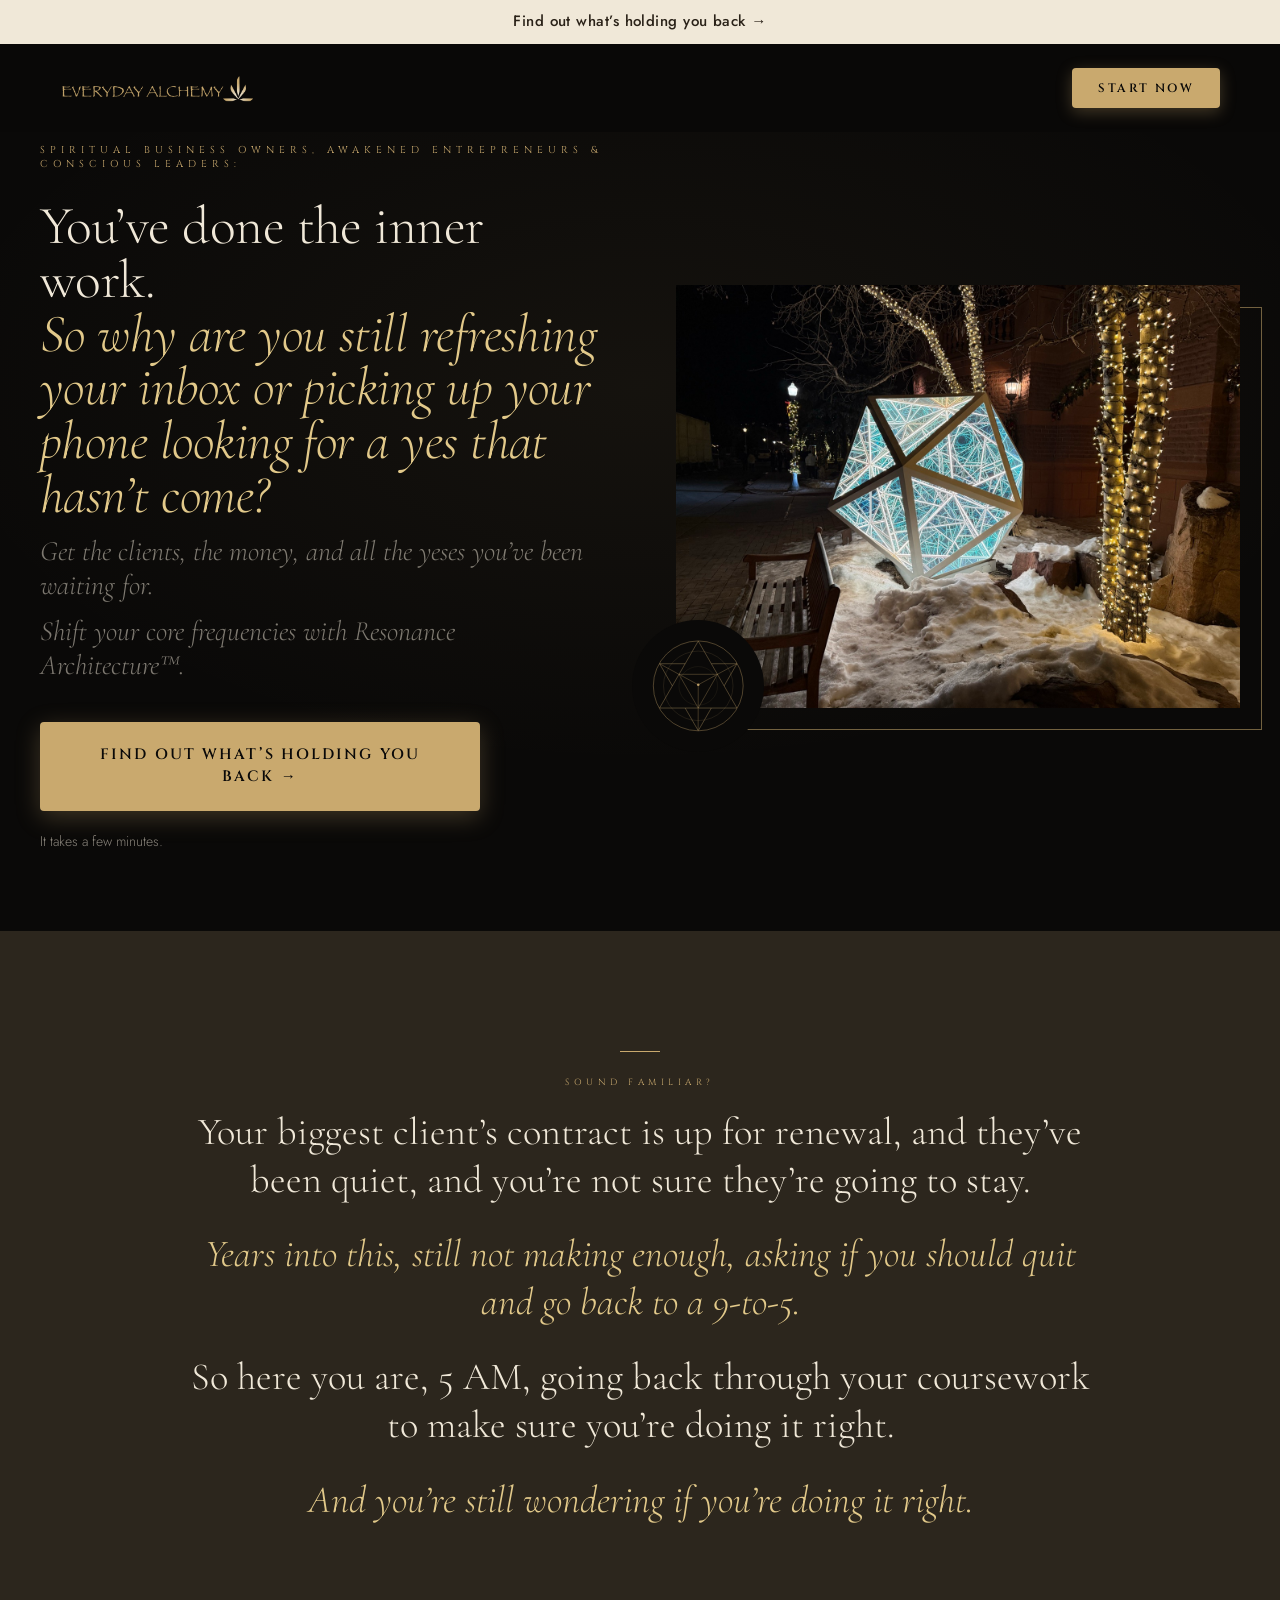
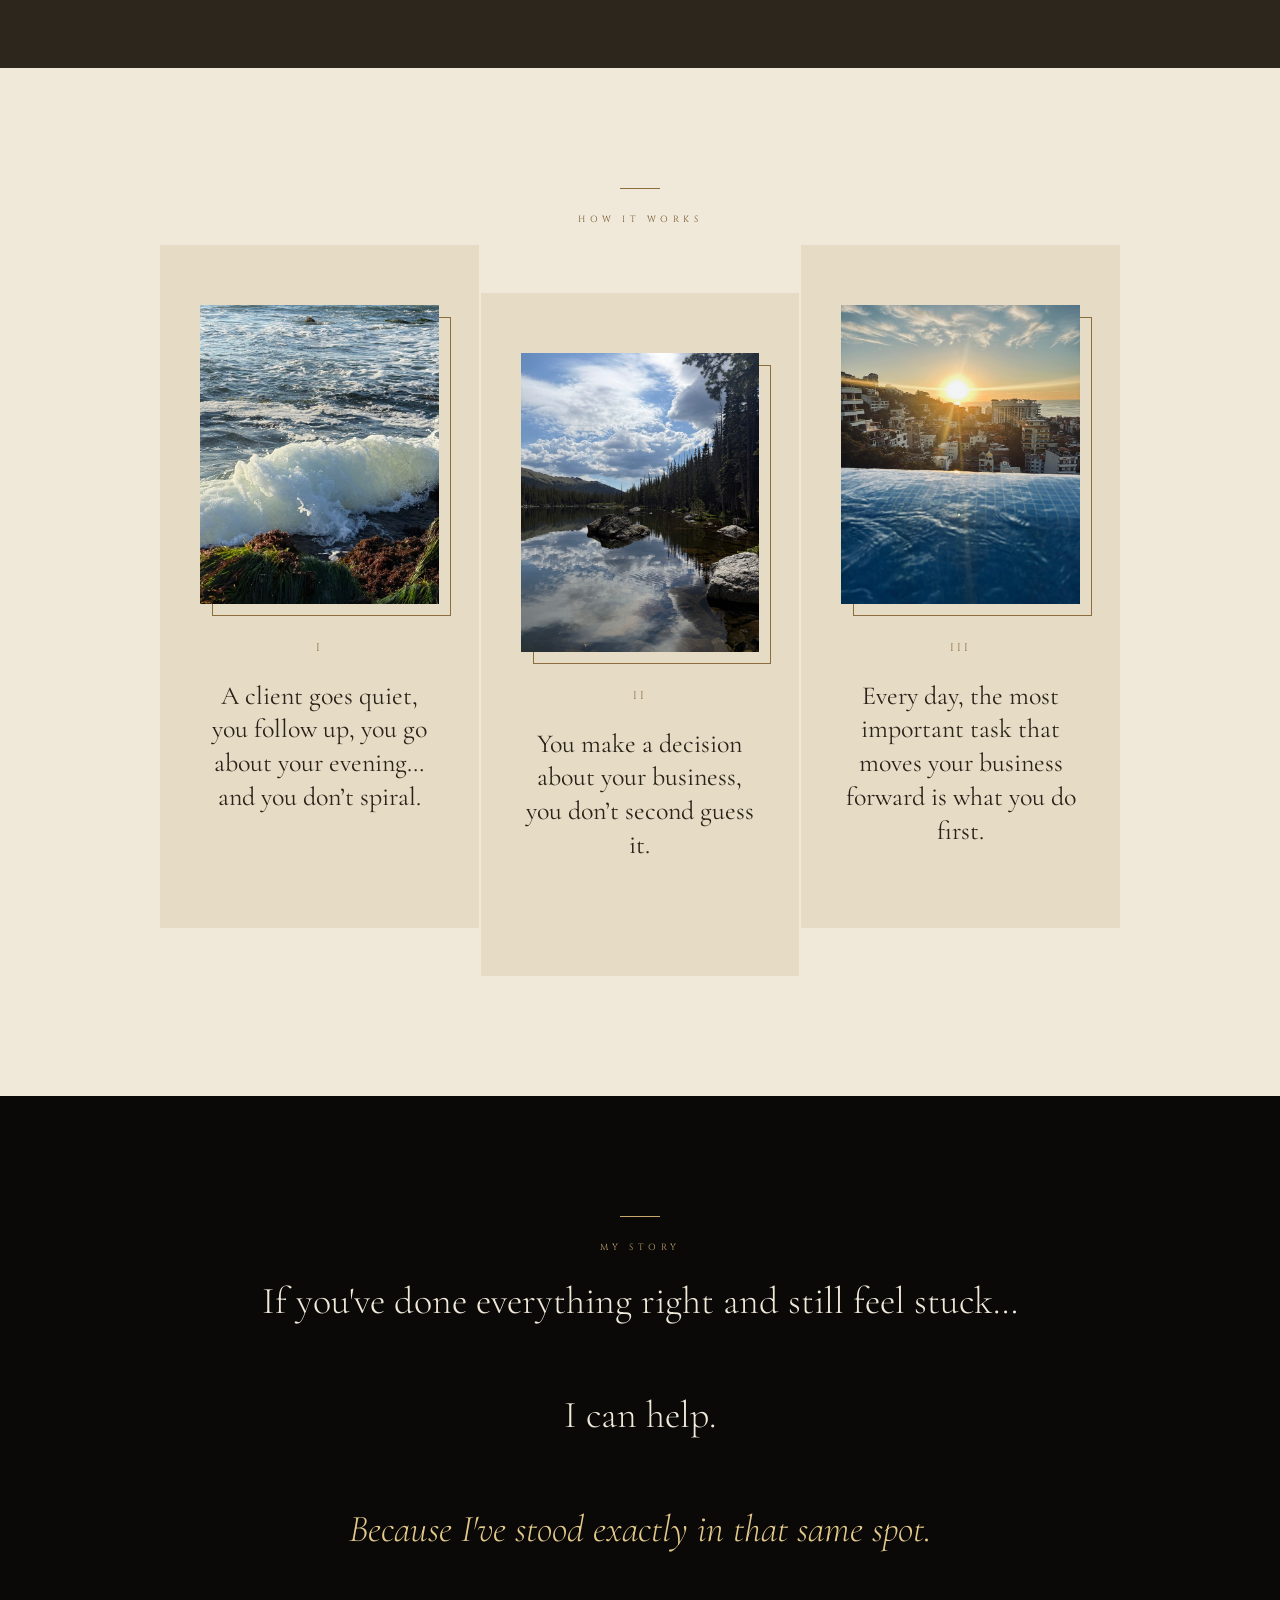
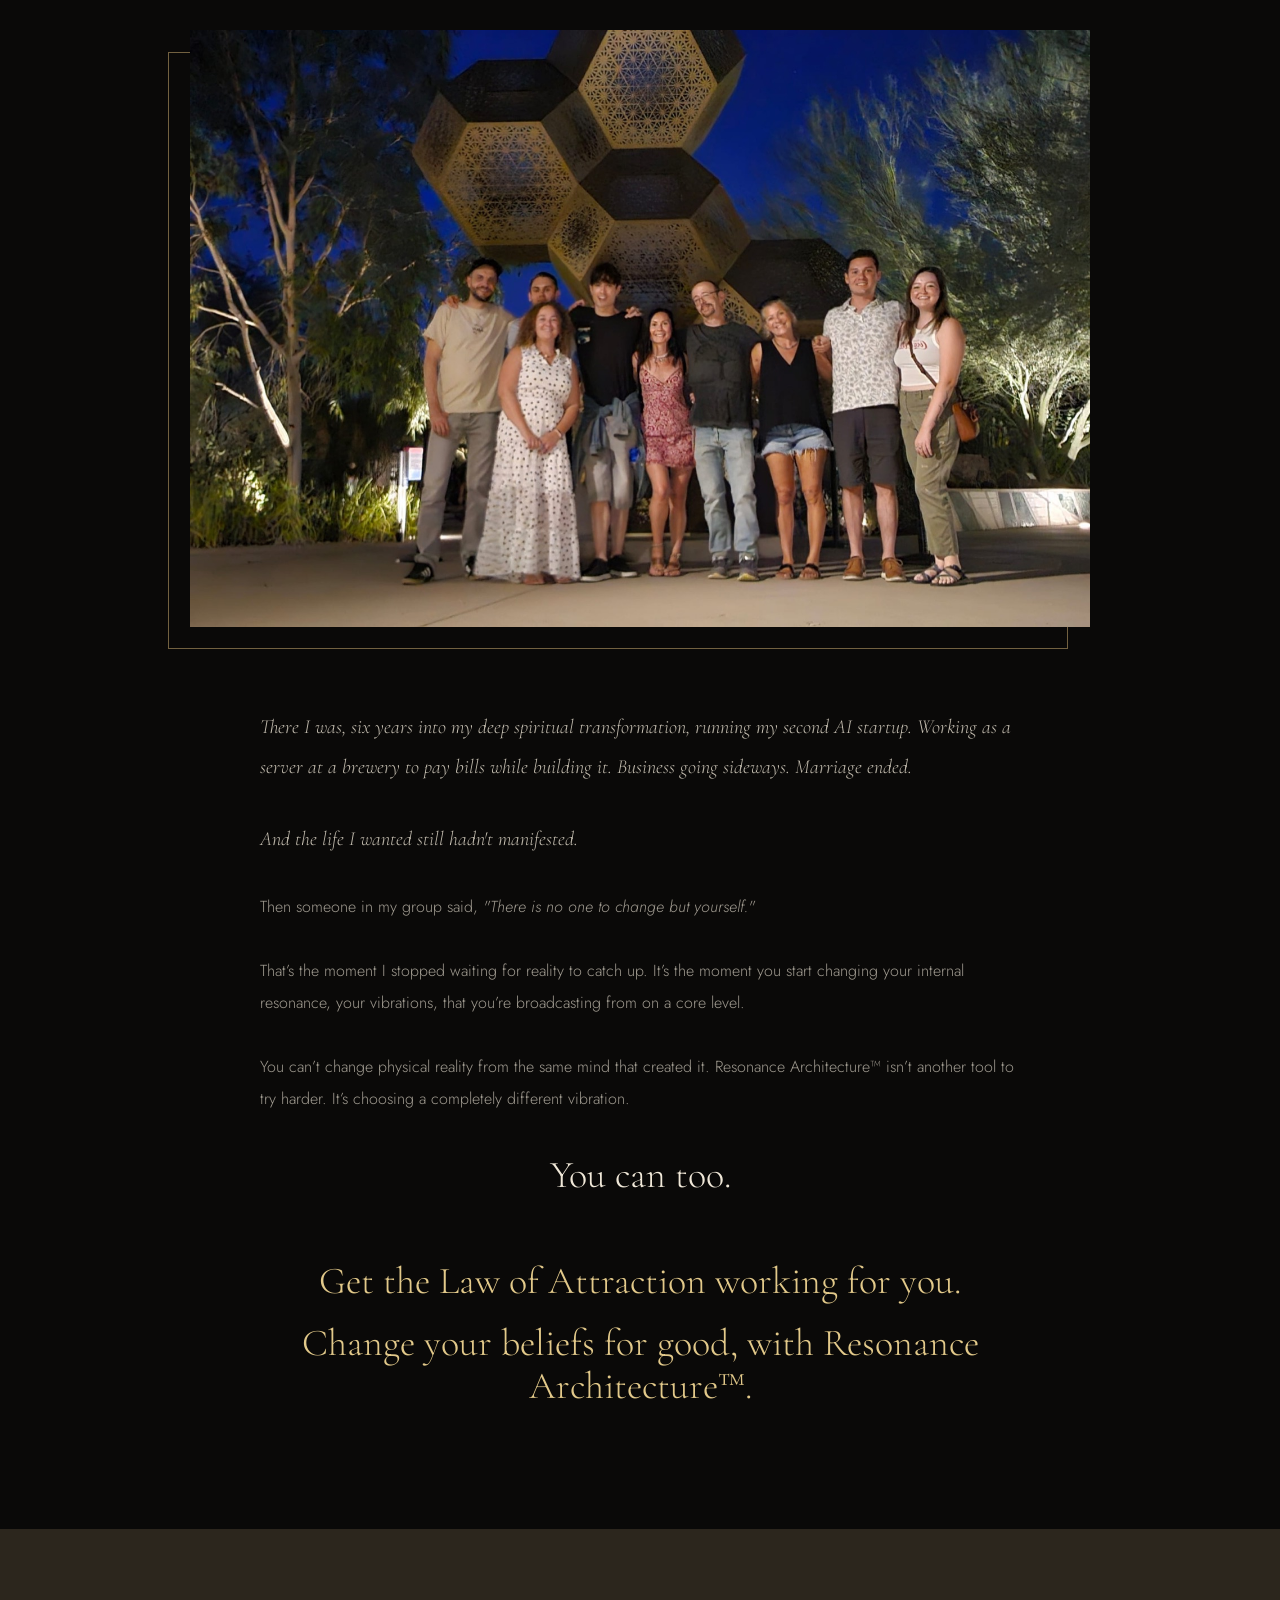
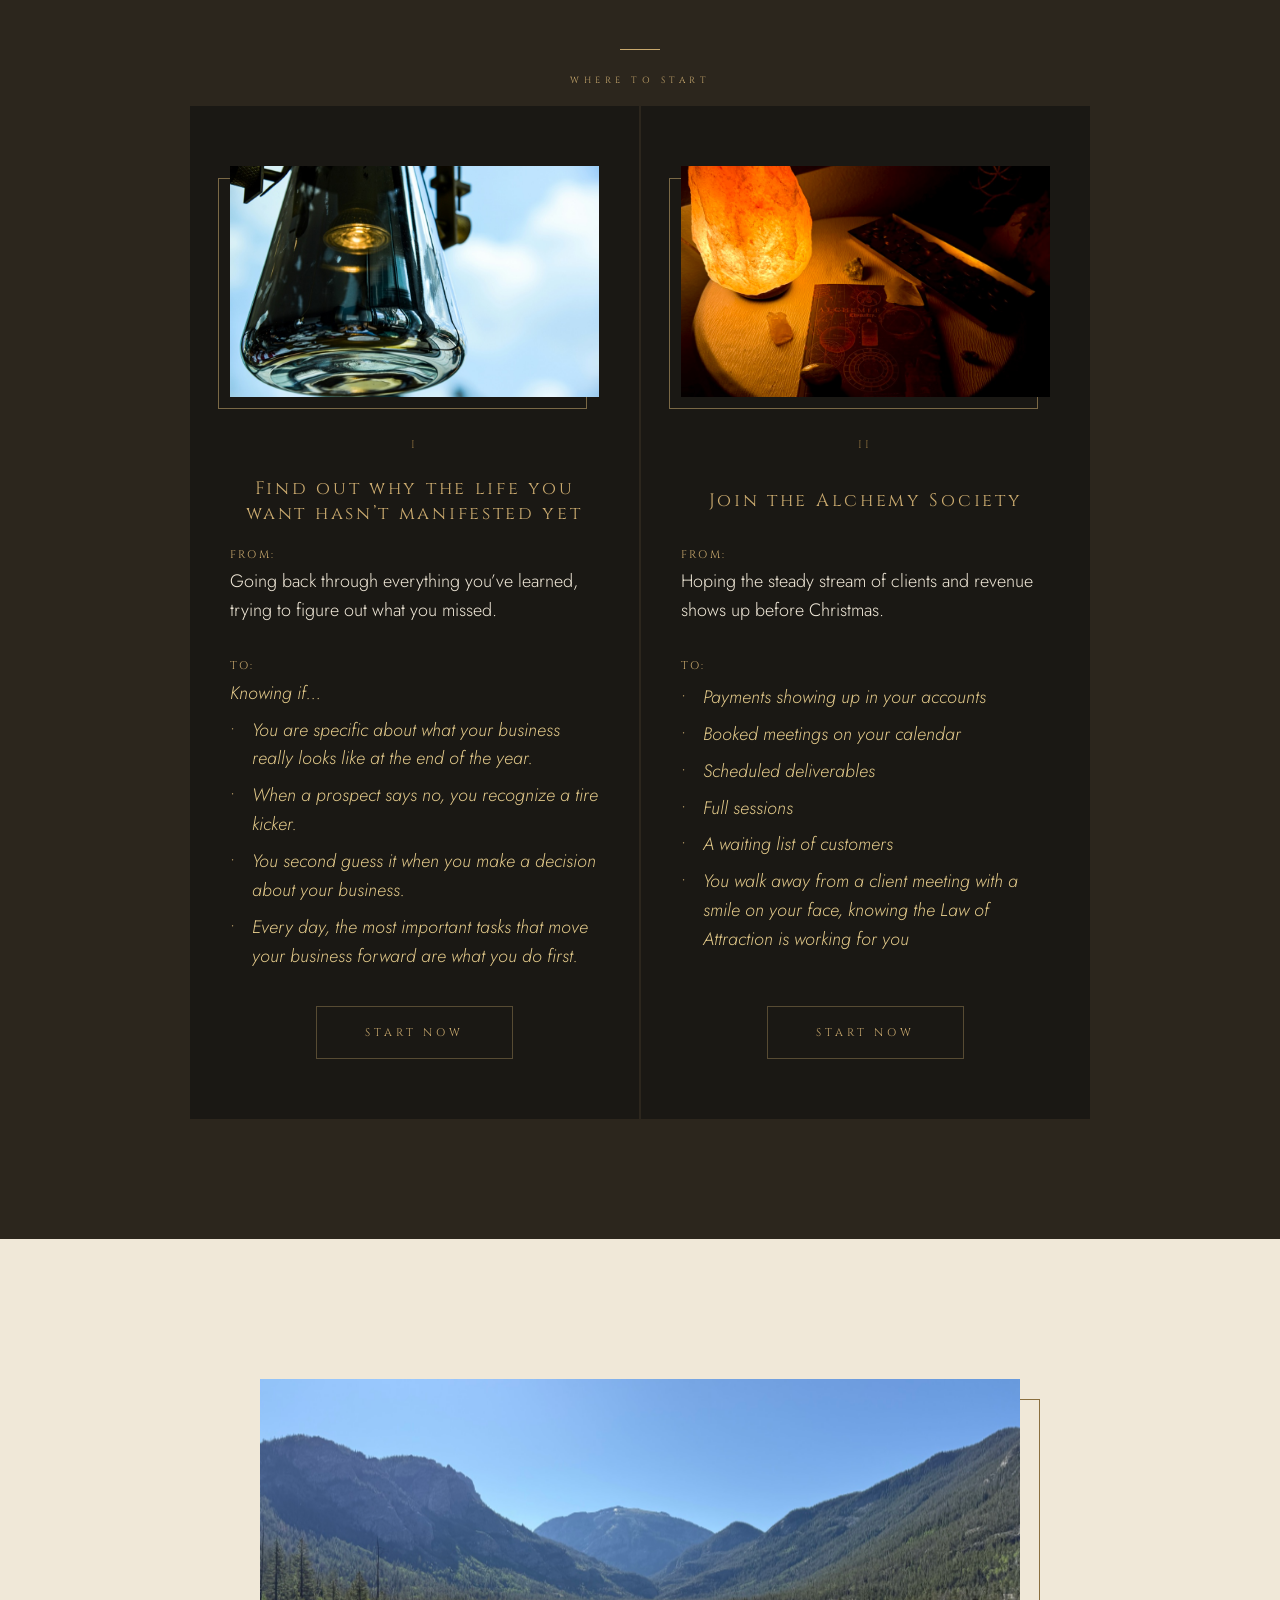
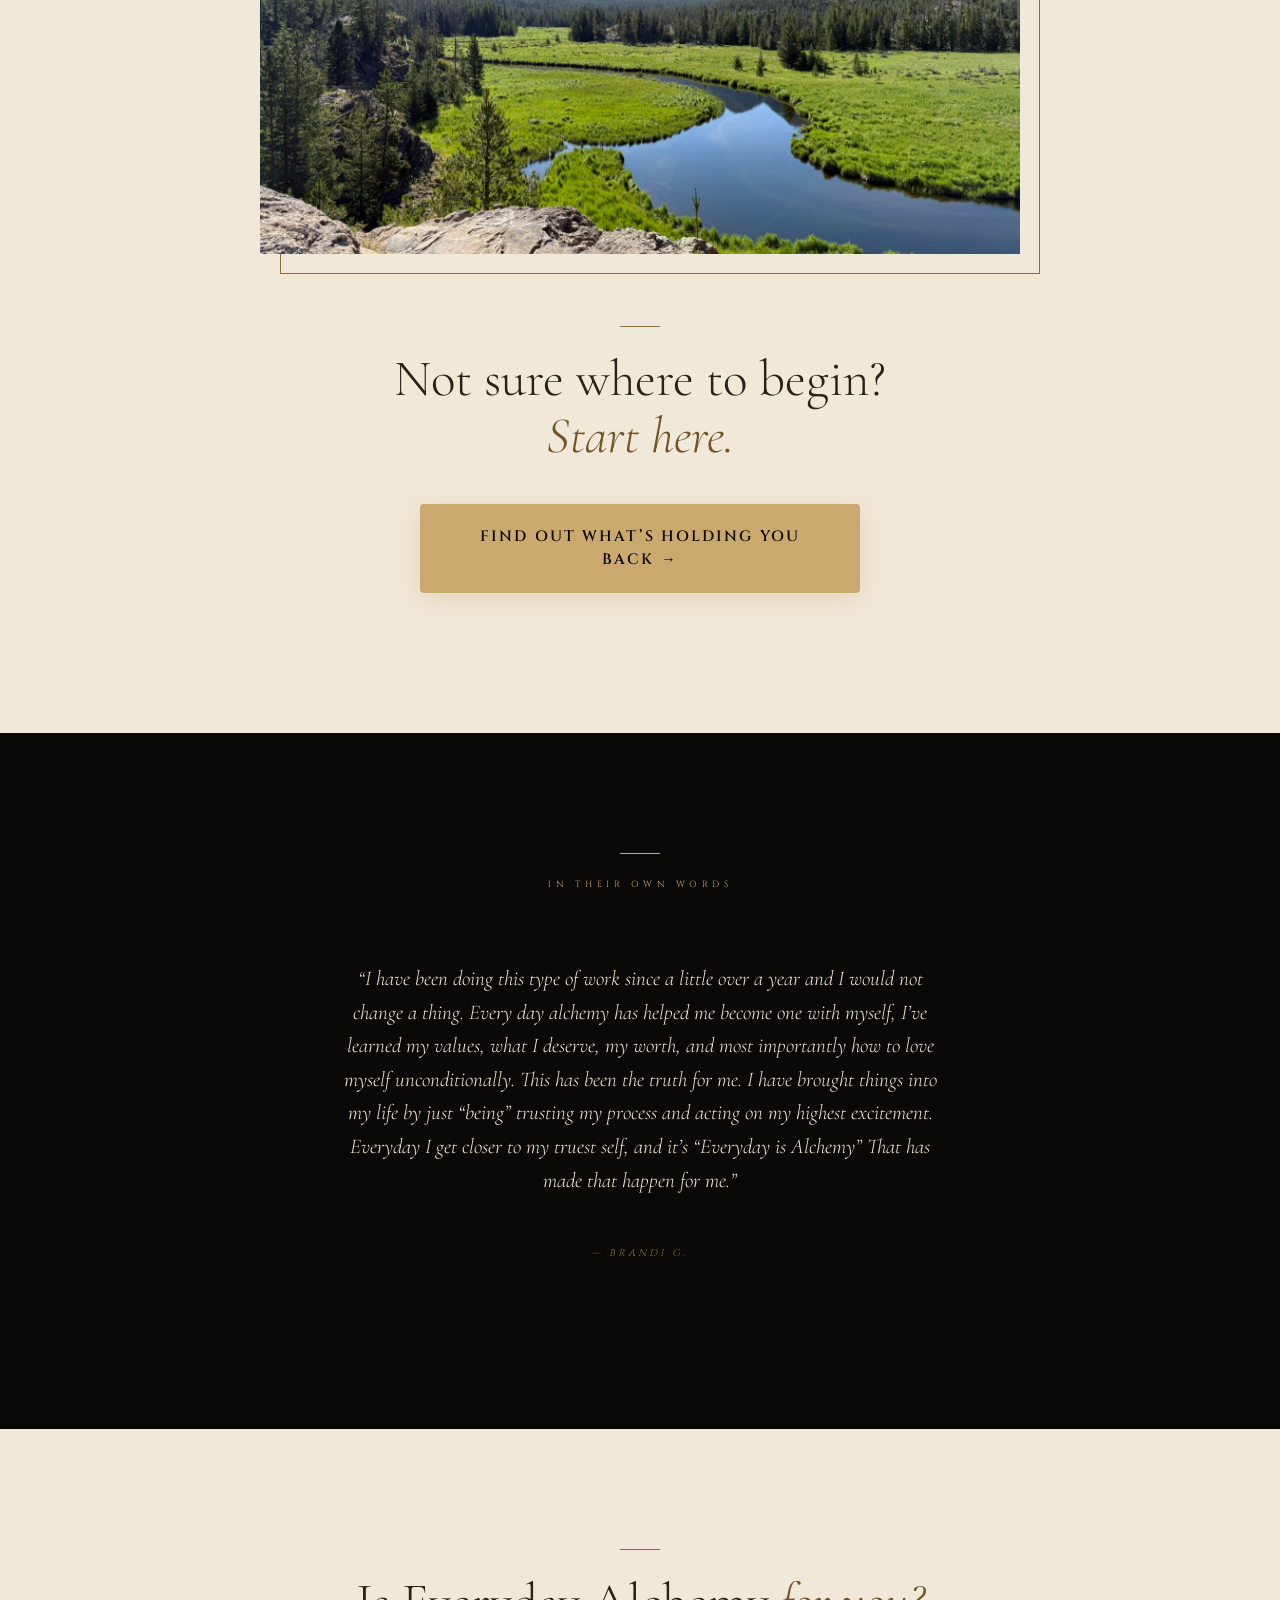
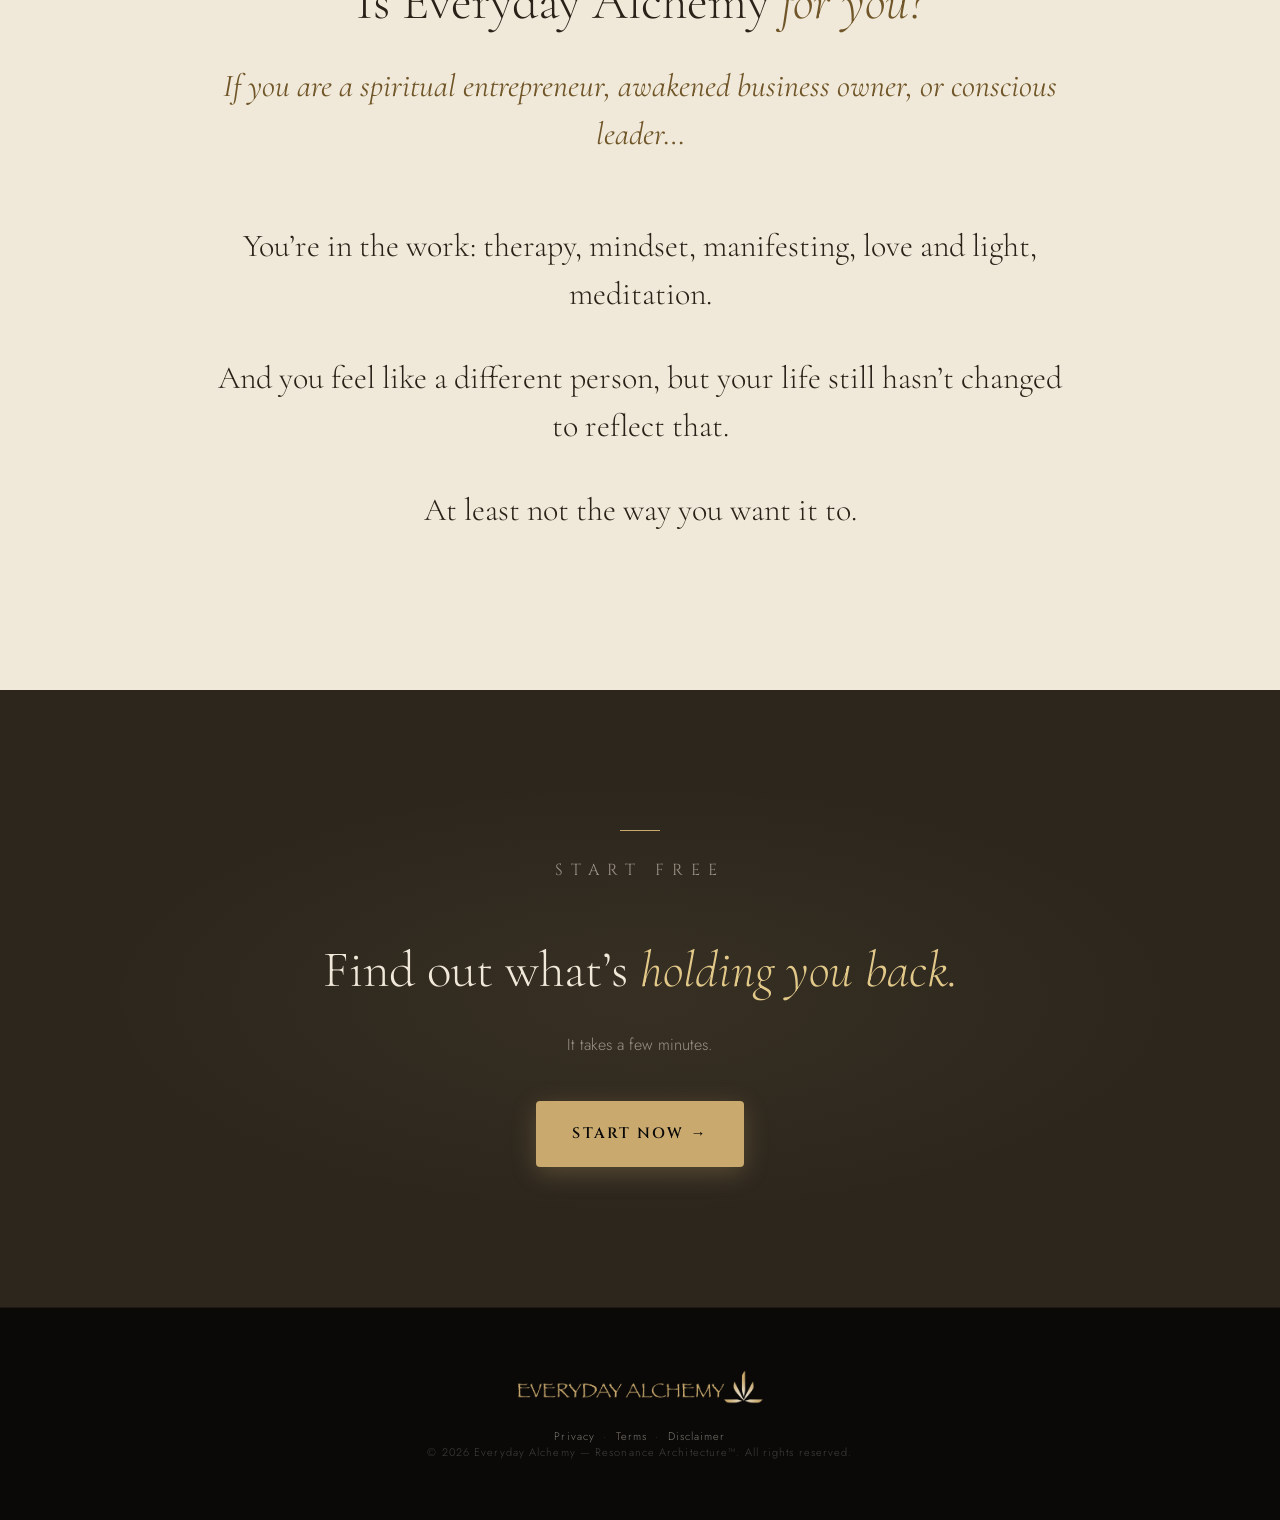
<file: index.html>
—<!DOCTYPE html>
<html lang="en">
<head>
<meta charset="UTF-8">
<meta name="viewport" content="width=device-width, initial-scale=1.0">
<title>Everyday Alchemy — Resonance Architecture™</title>
<link rel="preconnect" href="https://fonts.googleapis.com">
<link href="https://fonts.googleapis.com/css2?family=Cormorant+Garamond:ital,wght@0,300;0,400;0,600;1,300;1,400&family=Cinzel:wght@400;600&family=Jost:wght@200;300;400&display=swap" rel="stylesheet">
<style>
  :root {
    --obsidian: #0a0908;
    --deep: #111009;
    --charcoal: #1a1814;
    --ash: #2a2822;
    --gold: #c9a96e;
    --gold-light: #e2c98a;
    --gold-dim: #8a6e3e;
    --cream: #f0e8d8;
    --fog: rgba(240,232,216,0.06);
    --fog-mid: rgba(240,232,216,0.12);
  }

  * { margin: 0; padding: 0; box-sizing: border-box; }
  html { scroll-behavior: smooth; }

  body {
    background: var(--obsidian);
    color: var(--cream);
    font-family: 'Jost', sans-serif;
    font-weight: 300;
    overflow-x: hidden;
    margin: 0 !important;
    padding: 0 !important;
    width: 100% !important;
  }

  .geo-canvas {
    position: fixed;
    inset: 0;
    pointer-events: none;
    z-index: 0;
    opacity: 0.18;
  }

  nav {
    position: fixed;
    top: 0;
    left: 0 !important;
    right: 0 !important;
    width: 100% !important;
    z-index: 100;
    padding: 24px 60px;
    display: flex;
    justify-content: space-between;
    align-items: center;
    background: linear-gradient(to bottom, rgba(10,9,8,0.95), transparent);
  }

  .nav-logo {
    font-family: 'Cinzel', serif;
    font-size: 13px;
    letter-spacing: 0.3em;
    color: var(--gold);
    text-transform: uppercase;
  }

  .nav-links {
    display: flex;
    gap: 40px;
    list-style: none;
  }

  .nav-links a {
    font-family: 'Jost', sans-serif;
    font-weight: 200;
    font-size: 12px;
    letter-spacing: 0.2em;
    color: rgba(240,232,216,0.5);
    text-decoration: none;
    text-transform: uppercase;
    transition: color 0.3s;
  }

  .nav-links a:hover { color: var(--gold-light); }

  .hero {
    min-height: 100vh;
    display: flex;
    align-items: center;
    justify-content: center;
    text-align: center;
    position: relative;
    padding: 120px 40px 80px;
    z-index: 1;
  }

  .hero::before {
    content: '';
    position: absolute;
    inset: 0;
    background: radial-gradient(ellipse 80% 60% at 50% 40%, rgba(201,169,110,0.06) 0%, transparent 70%);
    pointer-events: none;
  }

  .hero-sigil {
    width: 120px;
    height: 120px;
    margin: 0 auto 48px;
    opacity: 0.85;
  }



  @keyframes rotate-slow {
    from { transform: rotate(0deg); }
    to { transform: rotate(360deg); }
  }

  .hero-eyebrow {
    font-family: 'Cinzel', serif;
    font-size: 10px;
    letter-spacing: 0.5em;
    color: var(--gold);
    text-transform: uppercase;
    margin-bottom: 28px;
    opacity: 0;
    animation: fade-up 1s ease 0.3s forwards;
  }

  .hero-title {
    font-family: 'Cormorant Garamond', serif;
    font-size: clamp(38px, 5.2vw, 76px);
    font-weight: 300;
    line-height: 1.0;
    letter-spacing: -0.01em;
    color: var(--cream);
    margin-bottom: 12px;
    opacity: 0;
    animation: fade-up 1s ease 0.5s forwards;
  }

  .hero-title em {
    font-style: italic;
    color: var(--gold-light);
  }

  .hero-subtitle {
    font-family: 'Cormorant Garamond', serif;
    font-size: clamp(18px, 2.5vw, 28px);
    font-weight: 300;
    font-style: italic;
    color: rgba(240,232,216,0.5);
    margin-bottom: 64px;
    opacity: 0;
    animation: fade-up 1s ease 0.7s forwards;
  }

  .hero-note {
    margin: 20px 0 0;
    font-family: 'Jost', sans-serif;
    font-size: 14px;
    color: rgba(240,232,216,0.55);
  }

  .hero-divider {
    width: 1px;
    height: 60px;
    background: linear-gradient(to bottom, transparent, var(--gold), transparent);
    margin: 0 auto 64px;
    opacity: 0;
    animation: fade-up 1s ease 0.9s forwards;
  }

  .hero-lead {
    max-width: 640px;
    margin: 0 auto 64px;
    font-size: 16px;
    line-height: 1.9;
    color: rgba(240,232,216,0.65);
    letter-spacing: 0.02em;
    opacity: 0;
    animation: fade-up 1s ease 1.1s forwards;
  }

  .cta-primary {
    display: inline-block;
    font-family: 'Cinzel', serif;
    font-size: 15px;
    font-weight: 600;
    letter-spacing: 0.14em;
    text-transform: uppercase;
    color: var(--obsidian);
    background: var(--gold);
    border-radius: 4px;
    box-shadow: 0 6px 24px rgba(201,169,110,0.28);
    padding: 22px 36px;
    text-decoration: none;
    transition: all 0.3s;
    opacity: 0;
    animation: fade-up 1s ease 1.3s forwards;    max-width: min(440px, 88vw);
    line-height: 1.5;
    text-align: center;
  }

  .cta-primary:hover {
    background: var(--gold-light);
    transform: translateY(-2px);
  }

  @keyframes fade-up {
    from { opacity: 0; transform: translateY(20px); }
    to { opacity: 1; transform: translateY(0); }
  }

  section {
    position: relative;
    z-index: 1;
  }

  .section-rule {
    width: 40px;
    height: 1px;
    background: var(--gold);
    margin: 0 auto 24px;
  }

  .section-eyebrow {
    font-family: 'Cinzel', serif;
    font-size: 9px;
    letter-spacing: 0.5em;
    color: var(--gold);
    text-transform: uppercase;
    text-align: center;
    margin-bottom: 20px;
  }

  .section-title {
    font-family: 'Cormorant Garamond', serif;
    font-size: clamp(36px, 4vw, 60px);
    font-weight: 300;
    line-height: 1.1;
    text-align: center;
    color: var(--cream);
    margin-bottom: 24px;
  }

  .section-title em {
    font-style: italic;
    color: var(--gold-light);
  }

  /* ---- IF YOU ARE ---- */
  .ifyou {
    padding: 120px 40px;
    background: linear-gradient(to bottom, var(--obsidian), var(--deep));
  }

  .ifyou-inner {
    max-width: 800px;
    margin: 0 auto;
  }

  .ifyou-intro {
    text-align: center;
    font-size: 15px;
    line-height: 1.9;
    color: rgba(240,232,216,0.55);
    margin-bottom: 72px;
  }

  .ifyou-list {
    display: flex;
    flex-direction: column;
    gap: 0;
  }

  .ifyou-item {
    padding: 36px 0;
    border-bottom: 1px solid rgba(201,169,110,0.12);
    display: grid;
    grid-template-columns: 24px 1fr;
    gap: 24px;
    align-items: start;
  }

  .ifyou-item:first-child {
    border-top: 1px solid rgba(201,169,110,0.12);
  }

  .ifyou-num {
    font-family: 'Cinzel', serif;
    font-size: 10px;
    color: var(--gold-dim);
    padding-top: 4px;
  }

  .ifyou-text {
    font-family: 'Cormorant Garamond', serif;
    font-size: 22px;
    font-weight: 300;
    line-height: 1.5;
    color: rgba(240,232,216,0.8);
  }

  .ifyou-close {
    margin-top: 72px;
    padding: 48px;
    border: 1px solid rgba(201,169,110,0.2);
    background: rgba(201,169,110,0.04);
    text-align: center;
  }

  .ifyou-close p {
    font-family: 'Cormorant Garamond', serif;
    font-size: 26px;
    font-weight: 300;
    font-style: italic;
    line-height: 1.5;
    color: var(--cream);
    margin-bottom: 16px;
  }

  .ifyou-close strong {
    font-family: 'Cinzel', serif;
    font-size: 13px;
    letter-spacing: 0.2em;
    color: var(--gold);
    font-weight: 400;
  }

  /* ---- THE PROBLEM ---- */
  .problem {
    padding: 120px 40px;
    background: var(--deep);
  }

  .problem-inner {
    max-width: 900px;
    margin: 0 auto;
  }

  /* each sentence on its own line, alternating cream and gold italic */
  .pain-lines { font-size: clamp(26px, 3vw, 40px); line-height: 1.25; }
  .pain-lines > span, .pain-lines > em { display: block; }
  .pain-lines > span + em, .pain-lines > em + span { margin-top: 0.7em; }

  .problem-grid {
    display: grid;
    grid-template-columns: 1fr 1fr;
    gap: 2px;
    margin-top: 72px;
  }

  .problem-card {
    background: var(--ash);
    padding: 40px 36px;
    border-top: 1px solid rgba(201,169,110,0.15);
    transition: background 0.3s;
  }

  .problem-card:hover {
    background: rgba(201,169,110,0.07);
  }

  .problem-card-num {
    font-family: 'Cinzel', serif;
    font-size: 9px;
    letter-spacing: 0.4em;
    color: var(--gold-dim);
    margin-bottom: 16px;
    display: block;
  }

  .problem-card p {
    font-size: 14px;
    line-height: 1.8;
    color: rgba(240,232,216,0.6);
  }

  .problem-reveal {
    margin-top: 72px;
    text-align: center;
    max-width: 640px;
    margin-left: auto;
    margin-right: auto;
  }

  .problem-reveal p {
    font-family: 'Cormorant Garamond', serif;
    font-size: 22px;
    line-height: 1.7;
    color: rgba(240,232,216,0.8);
    margin-bottom: 20px;
  }

  .problem-reveal .reveal-line {
    font-family: 'Cormorant Garamond', serif;
    font-size: 28px;
    font-style: italic;
    color: var(--gold-light);
  }

  /* ---- EPIPHANY ---- */
  .epiphany {
    padding: 120px 40px;
    background: linear-gradient(135deg, var(--deep) 0%, var(--charcoal) 100%);
  }

  .epiphany-inner {
    max-width: 760px;
    margin: 0 auto;
  }

  .epiphany-pull {
    font-family: 'Cormorant Garamond', serif;
    font-size: clamp(24px, 3vw, 38px);
    font-weight: 300;
    line-height: 1.5;
    text-align: center;
    color: var(--cream);
    margin-bottom: 72px;
    padding: 0 20px;
  }

  .epiphany-pull em {
    font-style: italic;
    color: var(--gold-light);
  }

  .story-block {
    display: flex;
    flex-direction: column;
    gap: 32px;
  }

  .story-p {
    font-size: 16px;
    line-height: 2;
    color: rgba(240,232,216,0.65);
  }

  .story-p.drop {
    font-family: 'Cormorant Garamond', serif;
    font-size: 20px;
    color: rgba(240,232,216,0.8);
    font-style: italic;
  }

  .story-callout {
    border-left: 2px solid var(--gold);
    padding: 24px 32px;
    background: rgba(201,169,110,0.05);
    font-family: 'Cormorant Garamond', serif;
    font-size: 20px;
    font-style: italic;
    line-height: 1.6;
    color: var(--cream);
  }

  /* the closing line of the story: the big finish */
  .story-finale {
    margin: 72px 0 0;
    text-align: center;
    font-family: 'Cormorant Garamond', serif;
    font-size: clamp(24px, 3vw, 38px);
    font-weight: 300;
    line-height: 1.15;
    color: var(--gold-light);
  }

  /* ---- THE FRAMEWORK ---- */
  .framework {
    padding: 120px 40px;
    background: var(--obsidian);
  }

  .framework-inner {
    max-width: 960px;
    margin: 0 auto;
  }

  .framework-intro {
    max-width: 600px;
    margin: 0 auto 80px;
    text-align: center;
    font-size: 15px;
    line-height: 1.9;
    color: rgba(240,232,216,0.55);
  }

  .pillars {
    display: grid;
    grid-template-columns: 1fr 1fr 1fr;
    gap: 2px;
  }

  .pillar {
    padding: 60px 40px;
    background: var(--charcoal);
    text-align: center;
    position: relative;
    overflow: hidden;
    transition: background 0.4s;
  }

  .pillar::before {
    content: '';
    position: absolute;
    top: 0;
    left: 50%;
    transform: translateX(-50%);
    width: 1px;
    height: 0;
    background: var(--gold);
    transition: height 0.4s;
  }

  .pillar:hover::before { height: 100%; }
  .pillar:hover { background: rgba(201,169,110,0.06); }

  .pillar-roman {
    font-family: 'Cinzel', serif;
    font-size: 11px;
    letter-spacing: 0.3em;
    color: var(--gold-dim);
    margin-bottom: 24px;
    display: block;
  }

  .pillar-name {
    font-family: 'Cinzel', serif;
    font-size: 18px;
    letter-spacing: 0.15em;
    color: var(--gold);
    margin-bottom: 20px;
  }

  .pillar-desc {
    font-size: 13px;
    line-height: 1.8;
    color: rgba(240,232,216,0.5);
  }

  /* ---- ARCHITECTURE SECTION (NEW) ---- */
  .architecture {
    padding: 120px 40px;
    background: linear-gradient(to bottom, var(--obsidian), var(--deep));
    position: relative;
    overflow: hidden;
  }

  .architecture::before {
    content: '';
    position: absolute;
    inset: 0;
    background: radial-gradient(ellipse 70% 60% at 50% 50%, rgba(201,169,110,0.04) 0%, transparent 70%);
    pointer-events: none;
  }

  .architecture-inner {
    max-width: 960px;
    margin: 0 auto;
    position: relative;
    z-index: 1;
  }

  .architecture-intro {
    max-width: 640px;
    margin: 0 auto 80px;
    text-align: center;
    font-size: 15px;
    line-height: 1.9;
    color: rgba(240,232,216,0.55);
  }

  /* Tetrahedron visual */
  .tetrahedron-wrap {
    display: flex;
    justify-content: center;
    margin-bottom: 80px;
  }

  .tetrahedron-svg {
    width: 260px;
    height: 260px;
    opacity: 0.85;
  }

  /* Four harmonics grid */
  .harmonics-grid {
    display: grid;
    grid-template-columns: 1fr 1fr;
    gap: 2px;
    margin-bottom: 72px;
  }

  .harmonic-card {
    padding: 52px 44px;
    background: var(--charcoal);
    border-top: 1px solid rgba(201,169,110,0.15);
    transition: background 0.4s;
    position: relative;
    overflow: hidden;
  }

  .harmonic-card::after {
    content: '';
    position: absolute;
    bottom: 0;
    left: 0;
    width: 0;
    height: 1px;
    background: var(--gold);
    transition: width 0.5s ease;
  }

  .harmonic-card:hover::after { width: 100%; }
  .harmonic-card:hover { background: rgba(201,169,110,0.05); }

  .harmonic-label {
    font-family: 'Cinzel', serif;
    font-size: 9px;
    letter-spacing: 0.5em;
    color: var(--gold-dim);
    text-transform: uppercase;
    margin-bottom: 16px;
    display: block;
  }

  .harmonic-name {
    font-family: 'Cormorant Garamond', serif;
    font-size: 36px;
    font-weight: 300;
    color: var(--gold);
    margin-bottom: 20px;
    line-height: 1;
  }

  .harmonic-apex {
    color: var(--gold-light) !important;
  }

  .harmonic-desc {
    font-size: 14px;
    line-height: 1.85;
    color: rgba(240,232,216,0.55);
  }

  /* Identity bands */
  .identity-bands {
    margin-top: 72px;
    border: 1px solid rgba(201,169,110,0.12);
    background: rgba(201,169,110,0.02);
  }

  .identity-bands-header {
    padding: 36px 44px 24px;
    border-bottom: 1px solid rgba(201,169,110,0.1);
  }

  .identity-bands-header p {
    font-family: 'Cinzel', serif;
    font-size: 9px;
    letter-spacing: 0.5em;
    color: var(--gold-dim);
    text-transform: uppercase;
    margin-bottom: 12px;
  }

  .identity-bands-header h3 {
    font-family: 'Cormorant Garamond', serif;
    font-size: 26px;
    font-weight: 300;
    color: var(--cream);
    line-height: 1.3;
  }

  .identity-bands-header h3 em {
    font-style: italic;
    color: var(--gold-light);
  }

  .identity-band-list {
    display: grid;
    grid-template-columns: 1fr 1fr;
    gap: 0;
  }

  .identity-band {
    padding: 36px 44px;
    border-right: 1px solid rgba(201,169,110,0.08);
    border-bottom: 1px solid rgba(201,169,110,0.08);
    transition: background 0.3s;
  }

  .identity-band:nth-child(2n) { border-right: none; }
  .identity-band:nth-child(3), .identity-band:nth-child(4) { border-bottom: none; }
  .identity-band:hover { background: rgba(201,169,110,0.04); }

  .band-roman {
    font-family: 'Cinzel', serif;
    font-size: 9px;
    letter-spacing: 0.4em;
    color: var(--gold-dim);
    margin-bottom: 12px;
    display: block;
  }

  .band-name {
    font-family: 'Cinzel', serif;
    font-size: 14px;
    letter-spacing: 0.15em;
    color: var(--gold);
    margin-bottom: 12px;
  }

  .band-desc {
    font-size: 13px;
    line-height: 1.8;
    color: rgba(240,232,216,0.5);
  }

  .architecture-close {
    margin-top: 72px;
    text-align: center;
    max-width: 600px;
    margin-left: auto;
    margin-right: auto;
  }

  .architecture-close p {
    font-family: 'Cormorant Garamond', serif;
    font-size: 22px;
    font-weight: 300;
    line-height: 1.7;
    color: rgba(240,232,216,0.8);
    margin-bottom: 20px;
  }

  .architecture-close .arch-line {
    font-family: 'Cormorant Garamond', serif;
    font-size: 28px;
    font-style: italic;
    color: var(--gold-light);
  }

  /* ---- WHAT CHANGES ---- */
  .results {
    padding: 120px 40px;
    background: var(--deep);
  }

  .results-inner {
    max-width: 860px;
    margin: 0 auto;
  }

  .results-columns {
    display: grid;
    grid-template-columns: 1fr 1fr;
    gap: 60px;
    margin-top: 72px;
  }

  .results-col h3 {
    font-family: 'Cinzel', serif;
    font-size: 10px;
    letter-spacing: 0.4em;
    color: var(--gold-dim);
    margin-bottom: 32px;
    text-transform: uppercase;
  }

  .results-list {
    list-style: none;
    display: flex;
    flex-direction: column;
    gap: 20px;
  }

  .results-list li {
    font-family: 'Cormorant Garamond', serif;
    font-size: 19px;
    font-weight: 300;
    line-height: 1.4;
    color: rgba(240,232,216,0.75);
    padding-left: 20px;
    position: relative;
  }

  .results-list li::before {
    content: '—';
    position: absolute;
    left: 0;
    color: var(--gold-dim);
    font-size: 14px;
  }

  .results-close {
    margin-top: 72px;
    text-align: center;
  }

  .results-close p {
    font-family: 'Cormorant Garamond', serif;
    font-size: 26px;
    font-style: italic;
    line-height: 1.6;
    color: var(--cream);
    max-width: 600px;
    margin: 0 auto 48px;
  }

  /* ---- CTA SECTION ---- */
  .cta-section {
    padding: 140px 40px;
    background: var(--charcoal);
    text-align: center;
    position: relative;
  }

  .cta-section::before {
    content: '';
    position: absolute;
    inset: 0;
    background: radial-gradient(ellipse 60% 50% at 50% 50%, rgba(201,169,110,0.07) 0%, transparent 70%);
    pointer-events: none;
  }

  .cta-section .section-title {
    margin-bottom: 32px;
  }

  .cta-section p {
    font-size: 16px;
    line-height: 1.9;
    color: rgba(240,232,216,0.55);
    max-width: 500px;
    margin: 0 auto 56px;
  }

  .cta-secondary {
    display: inline-block;
    font-family: 'Cinzel', serif;
    font-size: 11px;
    letter-spacing: 0.35em;
    text-transform: uppercase;
    color: var(--gold);
    border: 1px solid rgba(201,169,110,0.35);
    padding: 18px 48px;
    text-decoration: none;
    transition: all 0.3s;
    margin-left: 20px;
  }

  .cta-secondary:hover {
    border-color: var(--gold);
    background: rgba(201,169,110,0.06);
  }

  /* ---- FOOTER ---- */
  footer {
    padding: 60px 40px;
    background: var(--obsidian);
    border-top: 1px solid rgba(201,169,110,0.1);
    text-align: center;
  }

  footer .nav-logo {
    display: block;
    margin-bottom: 24px;
  }

  .nav-logo .logo-img { display: block; height: 28px; width: auto; }
  footer .nav-logo .logo-img { height: 36px; margin: 0 auto; }

  footer p {
    font-size: 11px;
    letter-spacing: 0.1em;
    color: rgba(240,232,216,0.25);
  }

  /* ---- SCROLL REVEAL ---- */
  .reveal {
    opacity: 0;
    transform: translateY(30px);
    transition: opacity 0.8s ease, transform 0.8s ease;
  }

  .reveal.visible {
    opacity: 1;
    transform: translateY(0);
  }

  /* ---- RESPONSIVE ---- */
  @media (max-width: 768px) {
    nav { padding: 20px 24px; }
    .nav-links li:not(:last-child) { display: none; }
    .problem-grid { grid-template-columns: 1fr; }
    .pillars { grid-template-columns: 1fr; }
    .results-columns { grid-template-columns: 1fr; gap: 40px; }
    .harmonics-grid { grid-template-columns: 1fr; }
    .identity-band-list { grid-template-columns: 1fr; }
    .identity-band { border-right: none; }
    .ifyou, .problem, .epiphany, .framework, .architecture, .results, .cta-section { padding: 80px 24px; }
    .hero { padding: 100px 24px 60px; }
  }

  /* ---- BANDS: dark / warm-dark / cream, repeating in page order (experiment) ---- */
  /* order: 1 hero dark, 2 pain warm, 3 how cream, 4 story dark, 5 start warm, 6 free cream, 7 review dark, 8 close warm */
  nav { background: rgba(10,9,8,0.94); }
  .hero { background: #0a0908; }
  .problem { background: #2c261d; }
  #how { background: #f0e8d8; }
  .epiphany { background: #0a0908; }
  #start { background: #2c261d; }
  #free { background: #f0e8d8; }
  .results { background: #0a0908; }
  #call { background: #2c261d; }

  /* cream bands (How It Works, Start Free) need dark type */
  #how .section-eyebrow, #free .section-eyebrow { color: #6f5528; }
  #how .section-rule, #free .section-rule { background: #8a6e3e; }
  #how .pillar { background: #e6dcc6; }
  #how .pillar:hover { background: #dccfb4; }
  #how .pillar-roman { color: #8a6e3e; }
  #how .pillar-name { color: #2a2218; }
  #how .pillar-name { font-family: 'Cormorant Garamond', serif; font-size: 26px; font-weight: 400; letter-spacing: 0; line-height: 1.3; }
  #how .pillar-desc { color: rgba(42,34,24,0.8); }
  #free .section-title { color: #2a2218; }
  #free .section-title em { color: #6f5528; }
  #free::before { background: none; }
  /* Where To Start: shared rows so names, descriptions and buttons line up across the three cards */
  #start .pillars { grid-template-rows: auto auto auto auto auto; }
  #start .pillars { grid-template-columns: 1fr 1fr; max-width: 900px; margin-left: auto; margin-right: auto; }
  @media (max-width: 900px) { #start .pillars { grid-template-columns: 1fr; } }
  #start .pillar { display: grid; grid-row: span 5; grid-template-rows: subgrid; justify-items: center; align-items: start; row-gap: 0; }
  #start .pillar-name { align-self: center; }
  #start .pillar-desc { margin-bottom: 28px; font-size: 18px; line-height: 1.6; color: var(--cream); text-align: left; justify-self: stretch; }
  /* no gold vertical line through the middle of the cards on hover */
  #start .pillar::before, #how .pillar::before { display: none; }
  /* How It Works cards are not links: no hover change */
  #how .pillar, #how .pillar:hover { background: #e6dcc6; cursor: default; }
  #start .seasonal-a, #start .seasonal-b { display: block; }
  #start .seasonal-label { display: block; margin-bottom: 4px; font-family: 'Cinzel', serif; font-size: 11px; letter-spacing: 0.2em; text-transform: uppercase; color: var(--gold); font-style: normal; }
  #start .to-list { list-style: none; margin: 4px 0 0; padding: 0; font-style: italic; color: var(--gold-light); }
  #start .to-list li { margin: 0.45em 0; padding-left: 1.2em; position: relative; }
  #start .to-list li::before { content: '\2022'; color: var(--gold); position: absolute; left: 0; font-style: normal; }
  #start .seasonal-b { margin-top: 1.8em; font-style: italic; color: var(--gold-light); }
  #start .pillar .cta-secondary { margin: 0 !important; align-self: end; }
  /* nav button */
  .nav-links { align-items: center; }
  .nav-links a.nav-cta { font-family: 'Cinzel', serif; font-weight: 600; font-size: 12px; letter-spacing: 0.2em; color: var(--obsidian); background: var(--gold); padding: 12px 26px; border-radius: 4px; box-shadow: 0 4px 16px rgba(201,169,110,0.3); }
  .nav-links a.nav-cta:hover { color: var(--obsidian); background: var(--gold-light); }
  .nav-links a.nav-cta { white-space: nowrap; display: inline-block; }
  @media (max-width: 768px) { .nav-links a.nav-cta { padding: 10px 16px; font-size: 11px; letter-spacing: 0.14em; } }
  footer a { color: rgba(240,232,216,0.5); text-decoration: none; font-size: 11px; letter-spacing: 0.1em; }
  footer a:hover { color: var(--gold-light); }
  /* promo bar above the nav */
  :root { --promo-h: 44px; }
  .promo-bar { position: fixed; top: 0; left: 0; right: 0; z-index: 101; height: var(--promo-h); display: flex; align-items: center; justify-content: center; padding: 0 16px; background: var(--cream); color: #2a2218; font-family: 'Jost', sans-serif; font-weight: 500; font-size: 15px; letter-spacing: 0.03em; text-align: center; text-decoration: none; line-height: 1.3; }
  .promo-bar:hover { background: #fff8e8; }
  nav { top: var(--promo-h) !important; }
  @media (max-width: 768px) { :root { --promo-h: 56px; } .promo-bar { font-size: 14px; } }
  /* story photo: gold frame offset behind the picture */
  .story-photo { position: relative; width: min(900px, 86vw); margin: 0 0 80px calc(50% - min(450px, 43vw)); }
  .story-photo::before { content: ''; position: absolute; inset: 0; transform: translate(-22px, 22px); border: 1px solid rgba(201,169,110,0.55); z-index: 0; }
  .story-photo img { position: relative; z-index: 1; display: block; width: 100%; height: auto; }
  @media (max-width: 768px) { .story-photo::before { transform: translate(-10px, 10px); } .story-photo { margin-bottom: 56px; } }
  /* hero: text left, photo right with offset gold frame and the sigil overlapping its corner */
  .hero-grid { display: grid; grid-template-columns: 1fr 1fr; gap: 72px; align-items: center; width: min(1200px, 100%); margin: 0 auto; }
  .hero-text { text-align: left; }
  .hero-text .hero-divider { display: none; }
  .hero-text .hero-title { font-size: clamp(36px, 4.2vw, 64px); }
  .hero-text .hero-subtitle { margin-bottom: 40px; }
  .hero-visual { position: relative; opacity: 0; animation: fade-up 1s ease 0.7s forwards; }
  .hero-visual::before { content: ''; position: absolute; inset: 0; transform: translate(22px, 22px); border: 1px solid rgba(201,169,110,0.55); z-index: 0; }
  .hero-visual img { position: relative; z-index: 1; display: block; width: 100%; height: auto; aspect-ratio: 4 / 3; object-fit: cover; }
  .hero-visual .hero-sigil { position: absolute; z-index: 2; left: -44px; bottom: -44px; width: 132px; height: 132px; margin: 0; padding: 10px; background: #0a0908; border-radius: 50%; opacity: 1; }
  @media (max-width: 900px) {
    .hero-grid { grid-template-columns: 1fr; gap: 56px; }
    .hero { padding-top: 160px; }
    .hero-text { text-align: center; }
    .hero-text .hero-divider { display: block; }
    .hero-visual { width: min(520px, 84vw); margin: 0 auto; }
    .hero-visual::before { transform: translate(12px, 12px); }
    .hero-visual .hero-sigil { left: -16px; bottom: -28px; width: 96px; height: 96px; padding: 8px; }
  }
  /* How It Works: photo above each step, offset gold outline, middle card staggered down */
  #how .pillar-img { display: block; width: 100%; aspect-ratio: 4 / 5; object-fit: cover; margin: 0 0 36px; position: relative; z-index: 1; box-shadow: 12px 12px 0 -1px #e6dcc6, 12px 12px 0 0 #8a6e3e; }
  @media (min-width: 901px) { #how .pillar:nth-child(2) { transform: translateY(48px); } #how .pillars { padding-bottom: 48px; } }
  #start .pillar-img { width: 100%; justify-self: stretch; aspect-ratio: 16 / 10; object-fit: cover; margin: 0 0 40px; position: relative; z-index: 1; box-shadow: -12px 12px 0 -1px var(--charcoal), -12px 12px 0 0 rgba(201,169,110,0.55); }
  /* Not sure where to begin: river photo with offset outline on the cream band */
  .begin-photo { position: relative; width: min(760px, 86vw); margin: 0 auto 72px; }
  .begin-photo::before { content: ''; position: absolute; inset: 0; transform: translate(20px, 20px); border: 1px solid #8a6e3e; z-index: 0; }
  .begin-photo img { position: relative; z-index: 1; display: block; width: 100%; height: auto; aspect-ratio: 16 / 10; object-fit: cover; }
  @media (max-width: 768px) { .begin-photo::before { transform: translate(10px, 10px); } .begin-photo { margin-bottom: 56px; } }
  /* hero word changer: beliefs, identity, resonance (width follows the visible word) */
  .word-rotator { display: inline-grid; justify-items: start; vertical-align: bottom; white-space: nowrap; transition: width 0.6s ease; }
  .word-rotator > span { grid-area: 1 / 1; opacity: 0; transform: translateY(0.3em); transition: opacity 0.5s ease, transform 0.5s ease; }
  .word-rotator > span.is-active { opacity: 1; transform: translateY(0); }
  .word-rotator > span.is-leaving { opacity: 0; transform: translateY(-0.3em); }
  .sr-only { position: absolute; width: 1px; height: 1px; overflow: hidden; clip: rect(0 0 0 0); white-space: nowrap; }
  /* Is Everyday Alchemy for you: cream band */
  .foryou { background: #f0e8d8; padding: 120px 40px; position: relative; z-index: 1; }
  .foryou-inner { max-width: 860px; margin: 0 auto; text-align: center; }
  .foryou .section-eyebrow { color: #6f5528; }
  .foryou .section-rule { background: #8a6e3e; margin-left: auto; margin-right: auto; }
  .foryou .section-title { color: #2a2218; margin-bottom: 32px; }
  .foryou-lead { font-family: 'Cormorant Garamond', serif; font-style: italic; font-size: clamp(22px, 2.6vw, 32px); font-weight: 400; line-height: 1.5; color: #6f5528; margin: 0 auto 64px; max-width: 30em; }
  .foryou .section-title em { color: #6f5528; }
  .foryou-line { font-family: 'Cormorant Garamond', serif; font-size: clamp(22px, 2.6vw, 32px); font-weight: 300; line-height: 1.5; color: #2a2218; margin: 0 auto 36px; max-width: 34em; }
  @media (max-width: 768px) { .foryou { padding: 80px 24px; } }
</style>
<link rel="icon" href="favicon.ico" sizes="any">
<link rel="icon" type="image/png" sizes="32x32" href="images/web/favicon-32.png">
<link rel="apple-touch-icon" href="images/web/apple-touch-icon.png">
</head>
<body>

<canvas class="geo-canvas" id="geoCanvas"></canvas>

<a href="audit.html" class="promo-bar">Find out what&rsquo;s holding you back &rarr;</a>

<!-- NAV -->
<nav>
  <a href="index.html" class="nav-logo"><img src="images/web/logo-gold.png" alt="Everyday Alchemy" class="logo-img"></a>
  <ul class="nav-links">
    <li><a href="audit.html" class="nav-cta">Start Now</a></li>
  </ul>
</nav>

<!-- HERO -->
<section class="hero">
  <div class="hero-grid">
    <div class="hero-text">
      <p class="hero-eyebrow">Spiritual business owners, awakened entrepreneurs &amp; conscious leaders:</p>
      <h1 class="hero-title">You&rsquo;ve done the inner work.<br><em>So why are you still refreshing your inbox or picking up your phone looking for a yes that hasn&rsquo;t come?</em></h1>
      <p class="hero-subtitle" style="margin-bottom: 12px;">Get the clients, the money, and all the yeses you&rsquo;ve been waiting for.</p>
      <p class="hero-subtitle">Shift your core frequencies with Resonance Architecture&trade;.</p>
      <div class="hero-divider"></div>
      <a href="audit.html" class="cta-primary">Find out what&rsquo;s holding you back &rarr;</a>
      <p class="hero-note">It takes a few minutes.</p>
    </div>
    <div class="hero-visual">
      <img src="images/web/hero-icosahedron.jpg" alt="A glowing mirrored geometric sculpture lit at night in the snow">
      <!-- Star Tetrahedron as hero sigil, overlapping the photo corner -->
      <svg class="hero-sigil" viewBox="500 150 800 870" fill="none" xmlns="http://www.w3.org/2000/svg">
      <defs>
        <clipPath id="merkaba-clip">
          <circle cx="901.9" cy="584" r="349"/>
        </clipPath>
      </defs>

      <!-- Inner circles -->
      <circle cx="901.9" cy="584" r="270" stroke="#c9a96e" stroke-width="2.5" opacity="0.4"/>
      <circle cx="901.9" cy="584" r="150" stroke="#c9a96e" stroke-width="2" opacity="0.3"/>

      <!-- Geometry clipped to circle -->
      <g clip-path="url(#merkaba-clip)">
        <polyline points="1003.5 412 901.9 235.9 601.6 756.2 1202.3 756.2 1102.9 584.1" fill="none" stroke="#c9a96e" stroke-width="3" stroke-miterlimit="10" fill-rule="evenodd" opacity="0.9"/>
        <line x1="1102.9" y1="584.1" x2="1003.5" y2="412" stroke="#c9a96e" stroke-width="3" stroke-miterlimit="10" opacity="0.9"/>
        <polyline points="800.3 756.1 901.1 930.8 901.9 932.2 1003.5 756.1" fill="none" stroke="#c9a96e" stroke-width="3" stroke-miterlimit="10" fill-rule="evenodd" opacity="0.9"/>
        <polyline points="800.3 412 601.6 412 700.9 584.1" fill="none" stroke="#c9a96e" stroke-width="3" stroke-miterlimit="10" fill-rule="evenodd" opacity="0.9"/>
        <polyline points="1102.9 584.1 1202.3 412 1003.5 412" fill="none" stroke="#c9a96e" stroke-width="3" stroke-miterlimit="10" fill-rule="evenodd" opacity="0.9"/>
        <polygon points="901.5 756.2 1051.3 494.1 751.7 494.1 901.5 756.2" fill="none" stroke="#c9a96e" stroke-width="3" stroke-miterlimit="10" fill-rule="evenodd" opacity="0.75"/>
        <line x1="601.6" y1="412" x2="901.5" y2="575.4" stroke="#c9a96e" stroke-width="3" stroke-miterlimit="10" opacity="0.75"/>
        <line x1="901.9" y1="575.4" x2="1202.3" y2="412" stroke="#c9a96e" stroke-width="3" stroke-miterlimit="10" opacity="0.75"/>
        <line x1="901.9" y1="575.4" x2="901.1" y2="932.2" stroke="#c9a96e" stroke-width="3" stroke-miterlimit="10" opacity="0.75"/>
      </g>

      <!-- Center dot -->
      <circle cx="901.9" cy="575.4" r="10" fill="#c9a96e" opacity="0.9"/>

      <!-- Outer circle rendered last, clean -->
      <circle cx="901.9" cy="584" r="349" stroke="#c9a96e" stroke-width="4" opacity="0.7"/>
    </svg>
    </div>
  </div>
</section>

<!-- PAIN -->
<section class="problem" id="pain">
  <div class="problem-inner">
    <div class="reveal">
      <div class="section-rule"></div>
      <p class="section-eyebrow">Sound Familiar?</p>
      <h2 class="section-title pain-lines">
        <span>Your biggest client&rsquo;s contract is up for renewal, and they&rsquo;ve been quiet, and you&rsquo;re not sure they&rsquo;re going to stay.</span>
        <em>Years into this, still not making enough, asking if you should quit and go back to a 9-to-5.</em>
        <span>So here you are, 5 AM, going back through your coursework to make sure you&rsquo;re doing it right.</span>
        <em>And you&rsquo;re still wondering if you&rsquo;re doing it right.</em>
      </h2>
    </div>
  </div>
</section>

<!-- HOW IT WORKS: draft copy, still being worked -->
<section class="framework" id="how">
  <div class="framework-inner">
    <div class="reveal">
      <div class="section-rule"></div>
      <p class="section-eyebrow">How It Works</p>
    </div>
    <div class="pillars">
      <div class="pillar reveal">
        <img class="pillar-img" src="images/web/how-spiral.jpg" alt="Ocean waves breaking on rocks" loading="lazy">
        <span class="pillar-roman">I</span>
        <div class="pillar-name">A client goes quiet, you follow up, you go about your evening&hellip; and you don&rsquo;t spiral.</div>
      </div>
      <div class="pillar reveal" style="transition-delay: 0.15s">
        <img class="pillar-img" src="images/web/how-doubt.jpg" alt="Still mountain lake reflecting the sky" loading="lazy">
        <span class="pillar-roman">II</span>
        <div class="pillar-name">You make a decision about your business, you don&rsquo;t second guess it.</div>
      </div>
      <div class="pillar reveal" style="transition-delay: 0.30s">
        <img class="pillar-img" src="images/web/how-next.jpg" alt="Sunset over a coastal town from an infinity pool" loading="lazy">
        <span class="pillar-roman">III</span>
        <div class="pillar-name">Every day, the most important task that moves your business forward is what you do first.</div>
      </div>
    </div>
  </div>
</section>

<!-- STORY -->
<section class="epiphany" id="story">
  <div class="epiphany-inner">
    <div class="reveal">
      <div class="section-rule"></div>
      <p class="section-eyebrow">My Story</p>
    </div>

    <div style="width: min(1000px, 92vw); margin: 0 0 72px calc(50% - min(500px, 46vw));">
      <p class="epiphany-pull reveal" style="margin-bottom: 0;">If you've done everything right and still feel stuck&hellip;</p>
      <div style="height: 57px;"></div>
      <p class="epiphany-pull reveal" style="margin-bottom: 0;">I can help.</p>
      <div style="height: 57px;"></div>
      <p class="epiphany-pull reveal" style="margin-bottom: 0;"><em>Because I've stood exactly in that same spot.</em></p>
    </div>

    <figure class="story-photo reveal">
      <img src="images/web/story-night.jpg" alt="Tim with friends at a conference, standing in front of a lit golden geometric sculpture at night" loading="lazy">
    </figure>

    <div class="story-block">
      <p class="story-p drop reveal">
        There I was, six years into my deep spiritual transformation, running my second AI startup. Working as a server at a brewery to pay bills while building it. Business going sideways. Marriage ended.
      </p>
      <p class="story-p drop reveal">
        And the life I wanted still hadn't manifested.
      </p>
      <p class="story-p reveal">
        Then someone in my group said, <em>"There is no one to change but yourself."</em>
      </p>
      <p class="story-p reveal">
        That&rsquo;s the moment I stopped waiting for reality to catch up. It&rsquo;s the moment you start changing your internal resonance, your vibrations, that you&rsquo;re broadcasting from on a core level.
      </p>
      <p class="story-p reveal">
        You can&rsquo;t change physical reality from the same mind that created it. Resonance Architecture&trade; isn&rsquo;t another tool to try harder. It&rsquo;s choosing a completely different vibration.
      </p>
      <p class="epiphany-pull reveal" style="margin-bottom: 24px;">You can too.</p>
      <p class="story-finale reveal" style="margin-top: 0;">Get the Law of Attraction working for you.</p>
      <p class="story-finale reveal" style="margin-top: -14px;">Change your beliefs for good, with Resonance Architecture&trade;.</p>
    </div>
  </div>
</section>

<!-- WHERE TO START: placeholder structure, copy to be written -->
<section class="framework" id="start">
  <div class="framework-inner">
    <div class="reveal">
      <div class="section-rule"></div>
      <p class="section-eyebrow">Where To Start</p>
    </div>
    <div class="pillars">
      <div class="pillar reveal">
        <img class="pillar-img" src="images/web/start-quiz.jpg" alt="A glass flask with a glowing filament bulb" loading="lazy">
        <span class="pillar-roman">I</span>
        <div class="pillar-name">Find out why the life you want hasn&rsquo;t manifested yet</div>
        <div class="pillar-desc"><span class="seasonal-a"><span class="seasonal-label">From:</span> Going back through everything you&rsquo;ve learned, trying to figure out what you missed.</span><span class="seasonal-b"><span class="seasonal-label">To:</span> Knowing if&hellip;
          <ul class="to-list">
            <li>You are specific about what your business really looks like at the end of the year.</li>
            <li>When a prospect says no, you recognize a tire kicker.</li>
            <li>You second guess it when you make a decision about your business.</li>
            <li>Every day, the most important tasks that move your business forward are what you do first.</li>
          </ul></span></div>
        <a href="audit.html" class="cta-secondary" style="margin: 28px 0 0;">Start Now</a>
      </div>
      <div class="pillar reveal" style="transition-delay: 0.15s">
        <img class="pillar-img" style="object-position: 35% 42%;" src="images/web/start-cohort.jpg" alt="An altar table with a glowing salt lamp, crystals, coins and an alchemy book" loading="lazy">
        <span class="pillar-roman">II</span>
        <div class="pillar-name">Join the Alchemy Society</div>
        <div class="pillar-desc"><span class="seasonal-a"><span class="seasonal-label">From:</span> <span id="seasonal-a">Hoping the steady stream of clients and revenue shows up before Christmas.</span></span><span class="seasonal-b"><span class="seasonal-label">To:</span>
          <ul class="to-list">
            <li>Payments showing up in your accounts</li>
            <li>Booked meetings on your calendar</li>
            <li>Scheduled deliverables</li>
            <li>Full sessions</li>
            <li>A waiting list of customers</li>
            <li>You walk away from a client meeting with a smile on your face, knowing the Law of Attraction is working for you</li>
          </ul></span></div>
        <a href="#" class="cta-secondary" style="margin: 28px 0 0;">Start Now</a>
      </div>
      <!-- Mastermind card removed for now (not offered yet). Restore by moving it out of this comment.
      <div class="pillar reveal" style="transition-delay: 0.3s">
        <img class="pillar-img" src="images/web/start-mastermind.jpg" alt="A Flower of Life mosaic in black and white tile on a wall" loading="lazy">
        <span class="pillar-roman">III</span>
        <div class="pillar-name">The Mastermind</div>
        <p class="pillar-desc">Design the life you&rsquo;ve always wanted.</p>
        <a href="#" class="cta-secondary" style="margin: 28px 0 0;">Start Now</a>
      </div>
      -->
    </div>
  </div>
</section>

<!-- FREE ENTRY (quiz): TODO add the quiz link -->
<section class="cta-section" id="free">
  <div style="position: relative; z-index: 1;">
    <figure class="begin-photo">
      <img src="images/web/begin-river.jpg" alt="A river winding through a green mountain meadow" loading="lazy">
    </figure>
    <div class="section-rule"></div>
    <h2 class="section-title">Not sure where to begin?<br><em>Start here.</em></h2>
    <div style="margin-top: 40px;">
      <a href="audit.html" class="cta-primary">Find out what&rsquo;s holding you back &rarr;</a>
    </div>
  </div>
</section>

<!-- REVIEW: Brandi, public review 25 Aug 2026 (she knows reviews are used; add screenshot) -->
<section class="results" id="transformation">
  <div class="results-inner">
    <div class="reveal">
      <div class="section-rule"></div>
      <p class="section-eyebrow">In Their Own Words</p>
    </div>
    <div class="results-close reveal">
      <p style="font-size: 21px;">&ldquo;I have been doing this type of work since a little over a year and I would not change a thing. Every day alchemy has helped me become one with myself, I&rsquo;ve learned my values, what I deserve, my worth, and most importantly how to love myself unconditionally. This has been the truth for me. I have brought things into my life by just &ldquo;being&rdquo; trusting my process and acting on my highest excitement. Everyday I get closer to my truest self, and it&rsquo;s &ldquo;Everyday is Alchemy&rdquo; That has made that happen for me.&rdquo;</p>
      <p style="font-family: 'Cinzel', serif; font-size: 10px; letter-spacing: 0.3em; color: var(--gold-dim);">&mdash; BRANDI G.</p>
    </div>
  </div>
</section>

<!-- IS IT FOR YOU: audience named, "this is for you if" criteria (pattern: Alba "Is Alba right for you?", Kristine "This Work Is For You If") -->
<section class="foryou" id="foryou">
  <div class="foryou-inner">
    <div class="reveal">
      <div class="section-rule"></div>
      <h2 class="section-title">Is Everyday Alchemy <em>for you?</em></h2>
      <p class="foryou-lead">If you are a spiritual entrepreneur, awakened business owner, or conscious leader&hellip;</p>
    </div>
    <div class="foryou-list">
      <p class="foryou-line reveal">You&rsquo;re in the work: therapy, mindset, manifesting, love and light, meditation.</p>
      <p class="foryou-line reveal">And you feel like a different person, but your life still hasn&rsquo;t changed to reflect that.</p>
      <p class="foryou-line reveal">At least not the way you want it to.</p>
    </div>
  </div>
</section>

<!-- CTA -->
<section class="cta-section" id="call">
  <div style="position: relative; z-index: 1;">
    <div class="section-rule"></div>
    <p class="section-eyebrow">Start Free</p>
    <h2 class="section-title">Find out what&rsquo;s <em>holding you back.</em></h2>
    <p style="margin-bottom: 0;">It takes a few minutes.</p>
    <div style="margin-top: 40px;">
      <a href="audit.html" class="cta-primary">Start now &rarr;</a>
    </div>
  </div>
</section>

<!-- FOOTER -->
<footer>
  <a href="index.html" class="nav-logo"><img src="images/web/logo-gold.png" alt="Everyday Alchemy" class="logo-img"></a>
  <p><a href="privacy.html">Privacy</a> &nbsp;·&nbsp; <a href="terms.html">Terms</a> &nbsp;·&nbsp; <a href="disclaimer.html">Disclaimer</a></p>
  <p>© 2026 Everyday Alchemy — Resonance Architecture™. All rights reserved.</p>
</footer>

<script>
const canvas = document.getElementById('geoCanvas');
const ctx = canvas.getContext('2d');

function resize() {
  canvas.width = window.innerWidth;
  canvas.height = window.innerHeight;
}
resize();
window.addEventListener('resize', resize);

function drawGeo() {
  ctx.clearRect(0, 0, canvas.width, canvas.height);
  const cx = canvas.width / 2;
  const cy = canvas.height / 2;
  ctx.strokeStyle = '#c9a96e';
  ctx.lineWidth = 0.4;
  const r = Math.min(canvas.width, canvas.height) * 0.35;
  const positions = [
    [0, 0],
    [r, 0], [-r, 0], [0, r], [0, -r],
    [r * 0.5, r * 0.866], [-r * 0.5, r * 0.866],
    [r * 0.5, -r * 0.866], [-r * 0.5, -r * 0.866],
  ];
  positions.forEach(([dx, dy]) => {
    ctx.beginPath();
    ctx.arc(cx + dx, cy + dy, r, 0, Math.PI * 2);
    ctx.globalAlpha = 0.15;
    ctx.stroke();
  });
  [r * 2, r * 2.8].forEach(rad => {
    ctx.beginPath();
    ctx.arc(cx, cy, rad, 0, Math.PI * 2);
    ctx.globalAlpha = 0.08;
    ctx.stroke();
  });
}
drawGeo();

const reveals = document.querySelectorAll('.reveal');
const observer = new IntersectionObserver((entries) => {
  entries.forEach(entry => {
    if (entry.isIntersecting) {
      entry.target.classList.add('visible');
    }
  });
}, { threshold: 0.12 });
reveals.forEach(el => observer.observe(el));
</script>
<script>
/* Seasonal Point A for the 90-Day card. Windows end ahead of the day the line names
   (the Christmas line is gone by Dec 10). Northern hemisphere. If this script does not
   run, the Christmas line in the HTML stays. */
(function () {
  var el = document.getElementById('seasonal-a');
  if (!el) return;
  var LINES = {
    holiday: 'Hoping the steady stream of clients and revenue shows up before Christmas.',
    newyear: 'Hoping this is the year the steady stream of clients and revenue finally starts.',
    spring:  'Hoping this is the spring the garden finally begins to grow: a steady stream of clients and revenue.',
    summer:  'Hoping this is the summer the business finally blossoms into a steady stream of clients and revenue.',
    fall:    'Hoping the harvest finally comes: a steady stream of clients and revenue.'
  };
  function season(d) {
    var md = (d.getMonth() + 1) * 100 + d.getDate();
    if (md >= 1015 && md <= 1210) return 'holiday';
    if (md >= 1211 || md <= 214)  return 'newyear';
    if (md >= 215  && md <= 514)  return 'spring';
    if (md >= 515  && md <= 814)  return 'summer';
    return 'fall'; /* Aug 15 to Oct 14 */
  }
  var qs = location.search.match(/[?&]season=(holiday|newyear|spring|summer|fall)\b/); /* ?season=spring to preview */
  el.textContent = LINES[qs ? qs[1] : season(new Date())];
})();
</script>
<script>
(function () {
  var box = document.querySelector('.word-rotator');
  if (!box) return;
  var words = Array.prototype.slice.call(box.children);
  var i = 0;
  function fit() { box.style.width = words[i].getBoundingClientRect().width + 'px'; }
  fit();
  if (document.fonts && document.fonts.ready) document.fonts.ready.then(fit);
  window.addEventListener('resize', fit);
  if (window.matchMedia('(prefers-reduced-motion: reduce)').matches) return;
  setInterval(function () {
    var prev = words[i];
    prev.classList.remove('is-active');
    prev.classList.add('is-leaving');
    setTimeout(function () { prev.classList.remove('is-leaving'); }, 600);
    i = (i + 1) % words.length;
    words[i].classList.add('is-active');
    fit();
  }, 3000);
})();
</script>
</body>
</html>
</file>
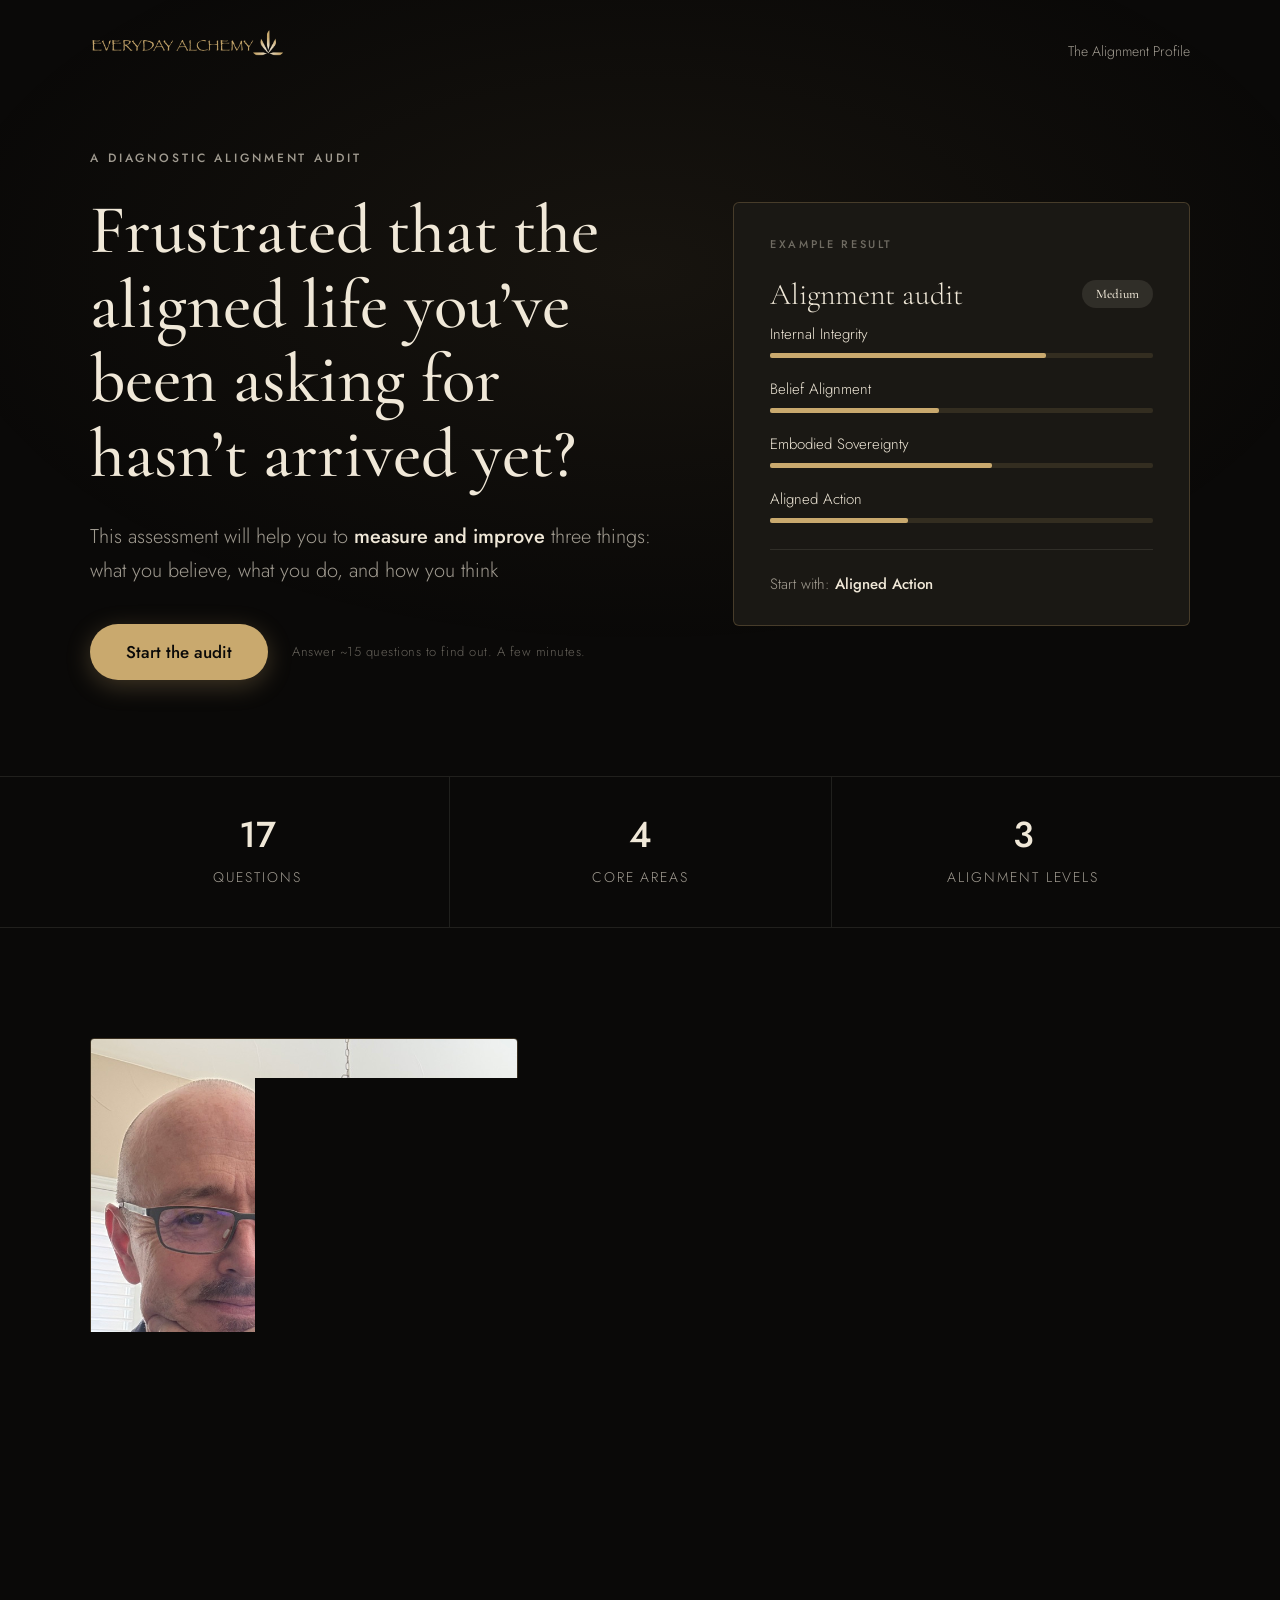
<file: audit.html>
<!DOCTYPE html>
<html lang="en">
<head>
<meta charset="UTF-8">
<meta name="viewport" content="width=device-width, initial-scale=1.0">
<title>The Alignment Profile — Everyday Alchemy</title>
<link rel="preconnect" href="https://fonts.googleapis.com">
<link href="https://fonts.googleapis.com/css2?family=Cormorant+Garamond:ital,wght@0,300;0,400;0,500;0,600;1,300;1,400;1,500&family=Cinzel:wght@400;600&family=Jost:wght@200;300;400;500&display=swap" rel="stylesheet">
<style>
  :root {
    --obsidian: #0a0908;
    --deep: #111009;
    --charcoal: #1a1814;
    --ash: #2a2822;
    --gold: #c9a96e;
    --gold-light: #e2c98a;
    --gold-dim: #8a6e3e;
    --cream: #f0e8d8;
    --cream-mid: rgba(240,232,216,0.65);
    --cream-low: rgba(240,232,216,0.4);
    --gold-border: rgba(201,169,110,0.25);
  }

  * { margin: 0; padding: 0; box-sizing: border-box; }

  body {
    background: var(--obsidian);
    color: var(--cream);
    font-family: 'Jost', sans-serif;
    font-weight: 300;
    min-height: 100vh;
    min-height: 100dvh;
    display: flex;
    flex-direction: column;
    -webkit-font-smoothing: antialiased;
  }

  body::before {
    content: '';
    position: fixed;
    inset: 0;
    background: radial-gradient(ellipse 80% 60% at 50% 30%, rgba(201,169,110,0.07) 0%, transparent 70%);
    pointer-events: none;
  }

  .top { position: relative; z-index: 1; width: 100%; max-width: 1148px; margin: 0 auto; padding: 28px 24px 0; display: flex; justify-content: space-between; align-items: baseline; gap: 16px; }
  .logo { font-family: 'Cormorant Garamond', serif; font-size: 24px; color: var(--cream); text-decoration: none; }
  .logo-img { display: block; height: 28px; width: auto; }
  .audit-name { font-size: 14px; color: var(--cream-mid); text-align: right; }

  .progress {
    position: fixed; top: 0; left: 0; right: 0;
    height: 3px;
    background: rgba(201,169,110,0.12);
    z-index: 5;
    opacity: 0;
    transition: opacity 0.3s;
  }
  .progress.on { opacity: 1; }
  .progress span { display: block; height: 100%; width: 0; background: var(--gold); transition: width 0.4s ease; }

  main { position: relative; z-index: 1; flex: 1; display: flex; justify-content: center; padding: 32px 24px 64px; }
  main.landing { padding: 0; }
  #stage.land { max-width: none; }
  #stage { width: 100%; max-width: 640px; animation: rise 0.5s ease both; }
  #stage.wide { max-width: 760px; }
  #stage.q { align-self: center; }

  @keyframes rise { from { opacity: 0; transform: translateY(14px); } to { opacity: 1; transform: translateY(0); } }

  .eyebrow {
    font-family: 'Cinzel', serif;
    font-size: 10px;
    letter-spacing: 0.45em;
    text-transform: uppercase;
    color: var(--gold);
    margin-bottom: 22px;
  }

  h1, h2, h3 { font-family: 'Cormorant Garamond', serif; font-weight: 300; line-height: 1.12; color: var(--cream); outline: none; }
  h1 { font-size: clamp(36px, 7vw, 56px); margin-bottom: 20px; }
  h1 em, h2 em { font-style: italic; color: var(--gold-light); }
  h2 { font-size: clamp(30px, 5.5vw, 44px); margin-bottom: 14px; }
  h3 { font-size: 26px; margin-bottom: 8px; }

  .lede { font-size: 17px; line-height: 1.8; color: var(--cream-mid); margin-bottom: 28px; }
  p.body { font-size: 16px; line-height: 1.8; color: var(--cream-mid); margin-bottom: 18px; }
  .hint { font-size: 13px; letter-spacing: 0.04em; color: var(--cream-low); margin: 6px 0 22px; }

  /* ---- landing ---- */
  .wrap { width: 100%; max-width: 1148px; margin: 0 auto; padding: 0 24px; }
  .land h1, .land h2 { font-weight: 500; }
  .hero2 { padding: 88px 0 96px; }
  .hero2 .wrap { display: grid; grid-template-columns: 1.25fr 1fr; gap: 72px; align-items: center; }
  .eyebrow2 { font-size: 12px; font-weight: 500; letter-spacing: 0.24em; text-transform: uppercase; color: var(--cream-mid); margin-bottom: 26px; }
  .hero2 h1 { font-size: clamp(40px, 5.4vw, 72px); line-height: 1.08; margin-bottom: 28px; max-width: 14em; }
  .hero2 .sentence { font-size: 20px; line-height: 1.7; color: var(--cream-mid); max-width: 30em; margin-bottom: 36px; }
  .hero2 .sentence strong { color: var(--cream); font-weight: 500; }
  .cta-row { display: flex; align-items: center; gap: 24px; flex-wrap: wrap; }
  .cta-row .hint { margin: 0; }
  .btn.pill { font-family: 'Jost', sans-serif; font-weight: 500; font-size: 17px; letter-spacing: 0; text-transform: none; border-radius: 999px; padding: 16px 36px; }
  .card.example { max-width: none; margin: 0; text-align: left; padding: 32px 36px 28px; }
  .example .eyebrow2 { color: var(--cream-low); margin-bottom: 22px; font-size: 11px; }
  .example .cap { display: flex; justify-content: space-between; align-items: center; gap: 12px; margin-bottom: 26px; }
  .example .cap-t { font-family: 'Cormorant Garamond', serif; font-size: 30px; color: var(--cream); }
  .example .pill-lv { font-size: 13px; font-weight: 500; color: var(--cream); background: rgba(240,232,216,0.1); border-radius: 999px; padding: 6px 14px; }
  .example .row { margin-bottom: 20px; font-size: 15px; color: var(--cream); }
  .example .row .bar { margin: 8px 0 0; height: 5px; }
  .example .start { margin-top: 26px; padding-top: 22px; border-top: 1px solid rgba(240,232,216,0.1); font-size: 15px; color: var(--cream-mid); }
  .example .start strong { color: var(--cream); font-weight: 500; }
  .stats { border-top: 1px solid rgba(240,232,216,0.1); border-bottom: 1px solid rgba(240,232,216,0.1); }
  .stats .wrap { display: grid; grid-template-columns: repeat(3, 1fr); padding: 0; }
  .stats .cell { text-align: center; padding: 40px 16px; border-left: 1px solid rgba(240,232,216,0.1); }
  .stats .cell:first-child { border-left: none; }
  .stats b { display: block; font-size: 36px; font-weight: 500; color: var(--cream); line-height: 1; }
  .stats span { display: block; margin-top: 14px; font-size: 14px; letter-spacing: 0.14em; text-transform: uppercase; color: var(--cream-mid); }
  .bio2 { padding: 110px 0; }
  .bio2 .wrap { display: grid; grid-template-columns: 5fr 7fr; gap: 72px; align-items: center; }
  .bio2 img { width: 100%; aspect-ratio: 4 / 5; object-fit: cover; border-radius: 4px; border: 1px solid var(--gold-border); display: block; }
  .bio2 h2 { font-size: clamp(34px, 4vw, 52px); margin-bottom: 26px; }
  .bio2 h2 em { color: var(--cream); }
  .bio2 p { font-size: 17px; line-height: 1.8; color: var(--cream-mid); margin-bottom: 18px; max-width: 34em; }
  .bio2 p.soundbite { color: var(--cream); font-weight: 500; }
  .lite { background: #15130d; padding: 100px 0; }
  .lite h2 { font-size: clamp(34px, 4.4vw, 56px); margin-bottom: 30px; }
  .lite p { font-size: 17px; line-height: 1.8; color: var(--cream-mid); max-width: 40em; }
  .testi { padding: 100px 0; }
  .testi .eyebrow2 { margin-bottom: 14px; }
  .testi h2 { font-size: clamp(32px, 4vw, 48px); margin-bottom: 14px; }
  .tnote { font-size: 14px; font-style: italic; color: var(--cream-low); margin-bottom: 44px; }
  .testi h2:last-child { margin-bottom: 44px; }
  .tgrid { display: grid; grid-template-columns: repeat(3, 1fr); gap: 24px; }
  .tcard { background: #131210; border: 1px solid rgba(240,232,216,0.07); border-radius: 4px; padding: 30px 28px; }
  .tcard blockquote { font-family: 'Jost', sans-serif; font-style: normal; font-size: 18px; line-height: 1.7; color: var(--cream); margin: 0 0 26px; }
  .tcard .nm { font-size: 15px; font-weight: 500; color: var(--cream); }
  .tcard .rl { font-size: 14px; color: var(--cream-low); margin-top: 4px; }
  .closeband { background: #c8a96e; color: #1a150c; text-align: center; padding: 120px 24px 130px; }
  .closeband h2 { text-wrap: balance; color: #1a150c; font-size: clamp(36px, 5vw, 64px); line-height: 1.1; max-width: 16em; margin: 0 auto 26px; }
  .closeband p { font-size: 18px; color: #3a2f1a; margin-bottom: 16px; }
  .closeband .btn { background: #2b2113; color: var(--cream); box-shadow: none; margin-top: 18px; }
  .closeband .btn:hover { background: #3a2d19; }
  .bio { display: block; }
  .tagline { font-family: 'Cormorant Garamond', serif; font-style: italic; font-size: 32px; color: var(--gold-light); margin: 26px 0 6px; }
  .research { font-size: 14px; color: var(--cream-low); margin-top: 26px; line-height: 1.7; }
  blockquote { font-family: 'Cormorant Garamond', serif; font-size: 26px; font-style: italic; line-height: 1.4; color: var(--cream); margin: 0 0 10px; }
  .who { font-size: 13px; letter-spacing: 0.08em; color: var(--cream-low); margin-bottom: 36px; }
  @media (max-width: 900px) {
    .hero2 { padding: 48px 0 64px; }
    .hero2 .wrap, .bio2 .wrap { grid-template-columns: 1fr; gap: 44px; }
    .bio2 { padding: 72px 0; }
    .bio2 img { max-width: 360px; }
    .lite, .testi { padding: 72px 0; }
    .tgrid { grid-template-columns: 1fr; }
    .closeband { padding: 84px 24px 90px; }
    .audit-name { display: none; }
  }
  @media (max-width: 520px) {
    .stats .cell { padding: 28px 6px; }
    .stats b { font-size: 28px; }
    .stats span { font-size: 11px; letter-spacing: 0.08em; }
    .card.example { padding: 26px 22px 22px; }
  }

  /* ---- question ---- */
  .qnum { font-family: 'Cinzel', serif; font-size: 11px; letter-spacing: 0.3em; text-transform: uppercase; color: var(--gold-dim); margin-bottom: 18px; }
  .qtext { font-family: 'Cormorant Garamond', serif; font-weight: 300; font-size: clamp(28px, 5.5vw, 40px); line-height: 1.2; color: var(--cream); margin-bottom: 30px; outline: none; }
  .qtext em { font-style: italic; color: var(--gold-light); }
  .yn { display: grid; grid-template-columns: 1fr 1fr; gap: 12px; }
  .options { display: flex; flex-direction: column; gap: 10px; margin-bottom: 8px; }

  .opt {
    display: block; width: 100%; text-align: left;
    font-family: 'Jost', sans-serif; font-weight: 300; font-size: 16px;
    color: var(--cream);
    background: rgba(240,232,216,0.04);
    border: 1px solid var(--gold-border);
    border-radius: 4px;
    padding: 16px 20px;
    cursor: pointer;
    transition: background 0.2s, border-color 0.2s;
  }
  .yn .opt { text-align: center; font-size: 18px; padding: 20px 20px; }
  .opt:hover:not(:disabled) { background: rgba(201,169,110,0.08); }
  .opt[aria-pressed="true"] { background: rgba(201,169,110,0.16); border-color: var(--gold); color: var(--gold-light); }
  .opt:disabled { opacity: 0.35; cursor: not-allowed; }
  .opt:focus-visible { outline: 2px solid var(--gold-light); outline-offset: 2px; }

  /* ---- form ---- */
  .field { margin-bottom: 22px; }
  .field label, .field .lbl {
    display: block; font-family: 'Cinzel', serif; font-size: 10px; letter-spacing: 0.35em;
    text-transform: uppercase; color: var(--gold); margin-bottom: 8px;
  }
  input[type=text], input[type=email], textarea {
    width: 100%; font-family: 'Jost', sans-serif; font-weight: 300; font-size: 17px; color: var(--cream);
    background: rgba(240,232,216,0.05); border: 1px solid var(--gold-border); border-radius: 4px; padding: 15px 16px;
  }
  textarea { min-height: 120px; resize: vertical; line-height: 1.6; }
  input::placeholder, textarea::placeholder { color: var(--cream-low); }
  input[type=text]:focus-visible, input[type=email]:focus-visible, textarea:focus-visible { outline: 2px solid var(--gold-light); outline-offset: 1px; border-color: var(--gold); }
  .consent { display: flex; gap: 12px; align-items: flex-start; font-size: 14px; line-height: 1.6; color: var(--cream-mid); margin: 6px 0 8px; }
  .consent input { margin-top: 4px; accent-color: var(--gold); width: 18px; height: 18px; flex-shrink: 0; }
  .two { display: grid; grid-template-columns: 1fr 1fr; gap: 14px; }
  @media (max-width: 420px) { .two { grid-template-columns: 1fr; gap: 0; } }
  .trap { position: absolute; left: -9999px; width: 1px; height: 1px; overflow: hidden; }
  .error { color: #e0907a; font-size: 14px; min-height: 22px; margin: 6px 0 4px; }

  /* ---- buttons / nav ---- */
  .nav { display: flex; align-items: center; justify-content: space-between; gap: 16px; margin-top: 36px; }
  .btn {
    font-family: 'Cinzel', serif; font-weight: 600; font-size: 14px; letter-spacing: 0.14em; text-transform: uppercase;
    color: var(--obsidian); background: var(--gold); border: none; border-radius: 4px; padding: 18px 34px; cursor: pointer;
    box-shadow: 0 6px 24px rgba(201,169,110,0.28); transition: background 0.25s, transform 0.25s, opacity 0.25s;
  }
  .btn:hover:not(:disabled) { background: var(--gold-light); transform: translateY(-2px); }
  .btn:disabled { opacity: 0.35; cursor: not-allowed; box-shadow: none; }
  .btn:focus-visible { outline: 2px solid var(--cream); outline-offset: 3px; }
  .back { font-family: 'Jost', sans-serif; font-size: 13px; letter-spacing: 0.2em; text-transform: uppercase; color: var(--cream-low); background: none; border: none; cursor: pointer; padding: 10px 4px; }
  .back:hover { color: var(--gold-light); }
  .back:focus-visible { outline: 2px solid var(--gold-light); outline-offset: 2px; }

  /* ---- pop-up ---- */
  .modal { position: fixed; inset: 0; z-index: 20; background: rgba(10,9,8,0.86); display: flex; align-items: center; justify-content: center; padding: 24px; overflow-y: auto; }
  .modal[hidden] { display: none; }
  .modal form { width: 100%; max-width: 460px; background: var(--charcoal); border: 1px solid var(--gold-border); border-radius: 6px; padding: 36px 32px 28px; position: relative; animation: rise 0.35s ease both; }
  .modal h2 { font-size: 34px; }
  .modal .x { position: absolute; top: 10px; right: 14px; background: none; border: none; color: var(--cream-low); font-size: 26px; cursor: pointer; padding: 6px 10px; }
  .modal .x:hover { color: var(--gold-light); }
  .modal .nav { margin-top: 22px; justify-content: stretch; }
  .modal .btn { width: 100%; }

  /* ---- results ---- */
  .rmeta { font-size: 13px; letter-spacing: 0.06em; color: var(--cream-low); margin-bottom: 40px; }
  .rmeta strong { color: var(--cream-mid); font-weight: 400; }
  .rhero { display: grid; grid-template-columns: 1fr 280px; gap: 40px; align-items: start; margin-bottom: 20px; }
  .rhero .lede { margin-bottom: 0; }
  .card { background: var(--charcoal); border: 1px solid var(--gold-border); border-radius: 6px; padding: 28px 24px; text-align: center; }
  .gauge { position: relative; width: 170px; height: 170px; margin: 0 auto 14px; }
  .gauge svg { transform: rotate(-90deg); }
  .gauge .pct { position: absolute; inset: 0; display: flex; align-items: center; justify-content: center; font-family: 'Cormorant Garamond', serif; font-size: 48px; color: var(--cream); }
  .card .cap { font-family: 'Cormorant Garamond', serif; font-size: 22px; color: var(--gold-light); margin-bottom: 10px; }
  .card p { font-size: 15px; line-height: 1.7; color: var(--cream-mid); }
  .rs { margin-top: 64px; padding-top: 40px; border-top: 1px solid var(--gold-border); }
  .ladder { display: flex; gap: 8px; margin-top: 22px; max-width: 460px; }
  .ladder div { flex: 1; text-align: center; font-family: 'Cinzel', serif; font-size: 11px; letter-spacing: 0.25em; text-transform: uppercase; padding: 12px 4px; border: 1px solid var(--gold-border); border-radius: 4px; color: var(--cream-low); }
  .ladder div.on { background: rgba(201,169,110,0.16); border-color: var(--gold); color: var(--gold-light); }
  .cat { padding: 22px 0; border-bottom: 1px solid rgba(201,169,110,0.15); }
  .cat:last-child { border-bottom: none; }
  .cat-head { display: flex; justify-content: space-between; align-items: baseline; gap: 16px; margin-bottom: 10px; }
  .cat-name { font-family: 'Cormorant Garamond', serif; font-size: 26px; color: var(--cream); }
  .cat-score { font-family: 'Cinzel', serif; font-size: 11px; letter-spacing: 0.25em; text-transform: uppercase; color: var(--gold); white-space: nowrap; }
  .bar { height: 4px; background: rgba(201,169,110,0.14); border-radius: 2px; margin-bottom: 12px; }
  .bar span { display: block; height: 100%; background: var(--gold); border-radius: 2px; }
  .cat p { font-size: 15px; line-height: 1.7; color: var(--cream-mid); }
  .pair { display: grid; grid-template-columns: 1fr 1fr; gap: 20px; margin-top: 8px; }
  .pair .card { text-align: left; }
  .pair h3 { margin: 4px 0 10px; }
  @media (min-width: 681px) { .pair .eyebrow { min-height: 3em; } }
  .nextnote { margin-top: 20px; font-size: 15px; line-height: 1.7; color: var(--cream-mid); }
  .ctas { display: flex; gap: 14px; flex-wrap: wrap; margin-top: 30px; }
  a.btn { display: inline-block; text-decoration: none; text-align: center; }
  .btn.ghost { background: transparent; color: var(--cream); border: 1px solid var(--gold-border); box-shadow: none; }
  .btn.ghost:hover { background: rgba(201,169,110,0.1); transform: translateY(-2px); }
  .pvbar { position: fixed; left: 50%; bottom: 18px; transform: translateX(-50%); z-index: 30; display: flex; align-items: center; gap: 6px; background: #f4f1ea; color: #1a150c; border-radius: 999px; padding: 8px 10px 8px 18px; box-shadow: 0 8px 30px rgba(0,0,0,0.5); font-size: 13px; }
  .pvbar span { font-size: 11px; letter-spacing: 0.14em; text-transform: uppercase; color: #6b6354; margin-right: 6px; }
  .pvbar button { font-family: 'Jost', sans-serif; font-size: 14px; text-transform: capitalize; background: transparent; border: none; border-radius: 999px; padding: 8px 16px; cursor: pointer; color: #1a150c; }
  .pvbar button[aria-pressed="true"] { background: #1a150c; color: #f4f1ea; }
  .todo { color: var(--gold-dim); border-bottom: 1px dashed var(--gold-dim); }

  pre.debug { margin-top: 40px; padding: 16px; max-height: 360px; overflow: auto; font-size: 12px; line-height: 1.5; color: var(--cream-mid); background: rgba(240,232,216,0.05); border: 1px dashed var(--gold-border); white-space: pre-wrap; }

  @media (max-width: 680px) {
    .rhero { grid-template-columns: 1fr; }
    .pair { grid-template-columns: 1fr; }
  }
  @media (max-width: 520px) {
    .nav { flex-direction: column-reverse; align-items: stretch; }
    .btn { width: 100%; }
    .back { align-self: center; }
    .modal form { padding: 32px 22px 22px; }
  }
  @media (prefers-reduced-motion: reduce) {
    #stage, .modal form { animation: none; }
    .progress span { transition: none; }
  }
</style>
</head>
<body>

<div class="progress" id="progress" role="progressbar" aria-label="Audit progress" aria-valuemin="0" aria-valuemax="100" aria-valuenow="0"><span id="bar"></span></div>

<header class="top"><a class="logo" href="index.html"><img src="images/web/logo-gold.png" alt="Everyday Alchemy" class="logo-img"></a><span class="audit-name">The Alignment Profile</span></header>

<iframe name="ghl-sink" title="" hidden tabindex="-1" aria-hidden="true"></iframe>

<main><div id="stage">
  <!-- Shown until the script builds the page, or if scripts are off or blocked. -->
  <p class="eyebrow">Free Audit</p>
  <h1>Frustrated that the aligned life you&rsquo;ve been asking for hasn&rsquo;t arrived yet?</h1>
  <p class="lede">Loading the audit&hellip;</p>
  <p class="hint">If nothing else appears, JavaScript is turned off or blocked here. Open this page in a regular browser such as Chrome or Safari.</p>
</div></main>

<!-- Name and email pop-up. It stays in the page all session so the hidden quiz fields can be
     added to this same form and sent again at the end. -->
<div class="modal" id="gate" hidden role="dialog" aria-modal="true" aria-labelledby="gate-title">
  <form id="everyday-alchemy-audit" novalidate method="post" action="about:blank" target="ghl-sink">
    <button type="button" class="x" id="gate-close" aria-label="Close">&times;</button>
    <h2 id="gate-title" tabindex="-1">Start the audit.</h2>
    <p class="hint">Your results show up on the next screen.</p>
    <div class="two">
      <div class="field"><label for="f-first">First name</label>
        <input type="text" id="f-first" name="first_name" autocomplete="given-name" required></div>
      <div class="field"><label for="f-last">Last name</label>
        <input type="text" id="f-last" name="last_name" autocomplete="family-name" required></div>
    </div>
    <div class="field"><label for="f-email">Email</label>
      <input type="email" id="f-email" name="email" autocomplete="email" inputmode="email" required></div>
    <div class="trap" id="audit-fields" aria-hidden="true"></div>
    <div class="trap" aria-hidden="true"><label>Company <input type="text" id="f-company" name="company" tabindex="-1" autocomplete="off"></label></div>
    <label class="consent"><input type="checkbox" id="f-consent" name="marketing_consent" value="true">
      <span id="consent-text"></span></label>
    <p class="error" id="gate-err" role="alert"></p>
    <div class="nav"><button type="submit" class="btn" id="gate-go">Start the audit</button></div>
  </form>
</div>

<script>
/* ------------------------------------------------------------------
   CONFIG
   Same wiring as the old quiz: the pop-up form is a real <form> with named
   inputs, and GoHighLevel's External Tracking script (paste it just before
   </body>) captures each submission, creates or updates the contact and
   fires its Form Submission trigger. This page fetches nothing itself.
   The form is submitted twice: once from the pop-up (name and email) and
   once when the last question is answered (everything).
   ghlTrackingInstalled: flip to true once the GHL snippet is on this page.
   Until then, on the live site the pop-up shows an error instead of letting
   people through unsent; on localhost or with ?debug=1 it still runs so the
   flow can be tested. Never test with the tracking tag loaded.
------------------------------------------------------------------- */
const CONFIG = {
  ghlTrackingInstalled: true,
  quizVersion: '2',
  source: 'Everyday Alchemy audit'
};

/* ------------------------------------------------------------------
   CONTENT
   Questions, answers and scoring come from the ScoreApp build (read from
   the preview). Anything in [square brackets] is copy that hasn't been
   written yet and shows on the page as a dashed placeholder.
------------------------------------------------------------------- */
const CATS = [
  { key: 'coherence',   name: 'Internal Integrity',   label: 'Internal Integrity', field: 'coherence' },
  { key: 'belief',      name: 'Belief Alignment',     field: 'belief_alignment' },
  { key: 'sovereignty', name: 'Embodied Sovereignty', field: 'embodied_sovereignty' },
  { key: 'action',      name: 'Aligned Action',       field: 'aligned_action' }
];
const CAT = Object.fromEntries(CATS.map(c => [c.key, c]));

/* A Yes scores one point in the question's category. A No scores nothing. */
const QUESTIONS = [
  { id: 1,  type: 'yesno', cat: 'action',      q: 'Do you have a daily practice?' },
  { id: 2,  type: 'yesno', cat: 'belief',      q: 'Have you decided what you actually want?' },
  { id: 3,  type: 'yesno', cat: 'belief',      q: 'Is what you want something you could accomplish in the next twelve months?' },
  { id: 4,  type: 'yesno', cat: 'sovereignty', q: 'Have you actually made the decision to create this outcome or are you still leaving a back door open in case it doesn&rsquo;t work out?' },
  { id: 5,  type: 'yesno', cat: 'belief',      q: 'Have you gotten specific about how you want to live, what you do and experience day-to-day, inside this creation instead of listing off physical 3D details?' },
  { id: 6,  type: 'yesno', cat: 'coherence',   q: 'Have you learned how to meditate?' },
  { id: 7,  type: 'yesno', cat: 'coherence',   q: 'Have you learned how to observe your own thoughts and feelings in a meditative state?' },
  { id: 8,  type: 'yesno', cat: 'sovereignty', q: 'Do you know how to get into present time?' },
  { id: 9,  type: 'yesno', cat: 'action',      q: 'Are you making daily decisions as the person who owns this life instead of waiting for external proof before you step up?' },
  { id: 10, type: 'yesno', cat: 'coherence',   q: 'Would you be okay if everything you ever desired came through a different person, a different path than the one you have in mind?' },
  { id: 11, type: 'yesno', cat: 'action',      q: 'When you set an intention, do you take the most obvious small step every day to bring it about?' },
  { id: 12, type: 'yesno', cat: 'sovereignty', q: 'Have you stopped wondering where the life you want is? Why source, the universe, God, has not delivered it yet?' },
  { id: 13, type: 'multi', key: 'current_situation', min: 1, max: 3, hint: 'Pick up to three.',
    q: 'Which best describes your current situation?',
    options: ['I’m not happy with my financial situation', 'Worried about revenue', 'Should I quit and go back to my 9-to-5?', 'Feeling alone', 'The weight of it all is too much',
              'My thoughts spiral', 'I’m wondering if it actually works', 'My body hurts / I feel terrible'] },
  { id: 14, type: 'single', key: 'desired_outcome',
    q: 'Which best describes what you&rsquo;re looking for?',
    options: ['Financially abundant', 'Steady stream of customers', 'Consistent revenue', 'More friends and love', 'Knowing that I can handle what comes',
              'Getting calm, clear, and present', 'My life going in the right direction', 'My body feeling good/healthy'] },
  { id: 15, type: 'multi', key: 'already_tried', min: 1, max: null, hint: 'Pick as many as apply.',
    q: 'What have you tried that hasn&rsquo;t worked?',
    options: ['Visualization', 'Scripting', 'Meditation', 'Retreats', 'Other coaches', 'Redoing coursework'] },
  { id: 16, type: 'single', key: 'solution_preference',
    q: 'What kind of solution would best suit your needs?',
    options: ['One-on-one mentoring', 'A mastermind', 'A cohort (working on it in a group)',
              'Weekly group sessions', 'Coursework', 'Do-it-yourself kit'] },
  { id: 17, type: 'text', key: 'anything_else', q: 'Is there anything else you&rsquo;d like me to know?', placeholder: 'In your own words (optional)' }
];
const YESNO = QUESTIONS.filter(q => q.type === 'yesno');
const TOTAL = QUESTIONS.length;

const CONSENT_HTML = 'I agree to receive marketing and promotional emails from Everyday Alchemy';

/* Landing page */
const LANDING = {
  eyebrow: 'A diagnostic alignment audit',
  hook: 'Frustrated that the aligned life you&rsquo;ve been asking for hasn&rsquo;t arrived yet?',
  sub: 'Answer ~15 questions to find out. A few minutes.',
  benefits: 'This assessment will help you to <strong>measure and improve</strong> three things: what you believe, what you do, and how you think',
  bioHeading: 'I&rsquo;m Tim and I created <em>Everyday Alchemy.</em>',
  bio: [
    'I created Everyday Alchemy because you know how when you&rsquo;re learning any subject, there are all these ideas that you kind of get and kind of don&rsquo;t.',
    'And they&rsquo;ve got these big ideas wrapped in fancy words, and you think you understand them, only to find out later that you really didn&rsquo;t?',
    'Yeah, well, the spiritual community has all sorts of that in it, and it doesn&rsquo;t help everyday people learn the concepts.'
  ],
  soundbite: 'Alchemy without the woo.',
  tagline: 'An honest look, and a clear place to start.',
  research: 'This assessment draws on work from researchers including Locke and Latham, Harkin, and Amabile and Kramer',
  testimonialsEyebrow: 'What people say',
  testimonialsHeading: 'Where the audit sent people first.',
  /* testimonials for taking the audit: [{ quote: '', who: '', role: '' }]. Until there are real ones, ScoreApp's three placeholder cards show. */
  testimonials: [],
  closeHeading: 'Find out why the life you want isn&rsquo;t here yet.',
  closeBody: ['~15 questions. It takes a few minutes.', 'You&rsquo;ll get immediate results and recommendations.'],
  button: 'Start the audit'
};

/* Results page */
const RESULTS = {
  header: 'The Alignment Profile',
  eyebrow: 'Your alignment, reflected',
  heading: 'Where belief meets lived reality.',
  intro: {
    High: 'Hi {first_name}, you&rsquo;ve been thinking, &ldquo;What more do I need to do?&rdquo; and &ldquo;Why isn&rsquo;t it here yet? I&rsquo;ve done everything.&rdquo; You&rsquo;ve gone over the material and redone it and looked again and looked again, and yet you&rsquo;re still in the same place. And the truth is, most of what you need is in place, and that&rsquo;s actually the most insidious problem, because almost all of it IS there. So here&rsquo;s what isn&rsquo;t...',
    Medium: 'Hi {first_name}, you&rsquo;ve been thinking, &ldquo;What more do I need to do?&rdquo; and &ldquo;Why isn&rsquo;t it here yet? I&rsquo;ve done everything.&rdquo; You&rsquo;ve gone over the material and redone it and looked again and looked again, and yet you&rsquo;re still in the same place. And the truth is, most of what you need is in place, and that&rsquo;s actually the most insidious problem, because almost all of it IS there. So here&rsquo;s what isn&rsquo;t...',
    Low: 'Hi {first_name}, you&rsquo;ve been thinking, &ldquo;What more do I need to do?&rdquo; and &ldquo;Why isn&rsquo;t it here yet? I&rsquo;ve done everything.&rdquo; You&rsquo;ve gone over the material and redone it and looked again and looked again, and yet you&rsquo;re still in the same place. And the truth is, most of what you need is in place, and that&rsquo;s actually the most insidious problem, because almost all of it IS there. So here&rsquo;s what isn&rsquo;t...'
  },
  scoreLabel: 'Your overall alignment',
  scoreCopy: 'Four areas control how your inner clarity shows up in your real life. See what&rsquo;s driving your results, and where you&rsquo;re losing traction.',
  s1: '01 · Your Scores',
  tierHeading: '{tier} Alignment',
  tierCopy: { High: '<em>You&rsquo;ve done the work, you know the concepts, and your inner world feels clear. But if your daily life&mdash;your body, your bank account, your relationships&mdash;isn&rsquo;t reflecting that same clarity, there&rsquo;s a gap. You don&rsquo;t need another practice, higher vision, or better mindset. You need to pull all that high-level awareness down into the physical room you&rsquo;re sitting in right <strong>now</strong>.</em>', Medium: '<em>You have the tools, but your reality hasn&rsquo;t caught up to what you know. When life stays predictable, you&rsquo;re fine&mdash;it&rsquo;s when things don&rsquo;t turn out the way you want that your alignment breaks.</em>', Low: '<em>You&rsquo;re putting a tremendous amount of energy into trying to move forward, but it feels like you&rsquo;re fighting the ground you&rsquo;re standing on. When you can&rsquo;t accept your current reality, your presence pulls back&mdash;leaving you feeling exhausted, fragmented, and disconnected from your own power.</em>' },
  s2: '02 · The four areas as one system',
  s2Intro: '<em>These numbers aren&rsquo;t isolated results; they&rsquo;re a snapshot of one living circuit. Being sharp in your head doesn&rsquo;t matter if it isn&rsquo;t embodied in your daily life. Look at how all four work together.</em>',
  catCopy: {
    coherence:   { High: 'Your internal compass is dialed in, and you aren&rsquo;t outsourcing your authority. That&rsquo;s high-level stability. But high internal integrity in your head won&rsquo;t change your physical reality until you let it drive your real-world choices.',   Medium: 'You can hear your own truth, but it competes with other voices. Getting into present time more often will let you tell your knowing apart from your conditioning.',   Low: 'You&rsquo;ve been spending a lot of energy fighting where your feet are currently planted. It&rsquo;s easy to pull your presence out of the present moment when it doesn&rsquo;t look or feel like the life you want, but that leaves you feeling fragmented. You aren&rsquo;t broken&mdash;you&rsquo;re just trying to build a future from a space you haven&rsquo;t fully stepped into yet.' },
    belief:      { High: 'Your stated desire and your private expectation are in sync. That&rsquo;s rare, and it eliminates wasted energy. But high belief alignment is just clear potential. It still requires you to physically step through the door.', Medium: 'You logically agree with where you&rsquo;re going, but old subconscious programming still holds veto power. When you move toward a big shift, subtle doubts and legacy safety rules pull you back into what&rsquo;s familiar.', Low: 'You&rsquo;re working hard, but it feels like you&rsquo;re driving with the emergency brake on. You have real intent to move forward, but old, inherited rules and survival programs are still running in the background. It&rsquo;s exhausting to want one thing while your baseline conditioning is trying to protect you by keeping you right where you are.' },
    sovereignty: { High: 'You stopped waiting to be handed what&rsquo;s yours. Your authority is fully in your body, not floating in theory. You are physically standing in the reality you chose, no permission required.', Medium: 'Your authority works fine until it gets tested. When real pushback hits, you give up your seniority and start looking for whether it&rsquo;s ok to take up space.', Low: 'You&rsquo;ve spent a long time prioritizing everyone else&rsquo;s comfort, noise, and expectations over your own center. When you constantly shape-shift to keep the peace or stay safe, your own energy gets depleted. This isn&rsquo;t a character flaw; it&rsquo;s just an old protective system that served its purpose and is ready to be laid down.' },
    action:      { High: 'Zero lag between insight and execution. You don&rsquo;t let clean awareness rot in your head&mdash;you translate it straight into real-world behavior, which is why your physical life changes.', Medium: 'You move, but you don&rsquo;t fully let go. You carry high-level intent into the physical step, but then you grip the timing or the final form&mdash;switching from clean creation into micromanaging the results.', Low: 'Action feels heavy right now because it&rsquo;s wrapped in pressure, fear of the outcome, or overthinking every step. When you feel like you have to force or grip the result to be safe, moving forward becomes an uphill battle. You&rsquo;re ready to learn how to step forward without having to carry the weight of the entire outcome on your shoulders.' }
  },
  s3: '03 · Your pattern',
  strongestEyebrow: 'Where you are most embodied',
  strongestCopy: 'This is your current strength. The real question is whether the other three areas are keeping pace with it, or quietly draining what this one creates.',
  focusEyebrow: 'Your key focus area',
  focusCopy: 'This is the area holding the rest of the system back. Strength elsewhere cannot fully land until this one is embodied, not just understood. This is where the next real change comes from.',
  s4: '04 · Your next step',
  nextHeading: 'From understanding into embodiment.',
  nextNote: 'A grounded 30 minute conversation. You leave with clarity on your next area, whether or not we work together.',
  bookLabel: 'Explore the next level of work',
  bookUrl: 'https://api.leadconnectorhq.com/widget/booking/BdQTYPdQvcf1Z43zc0pg',
  reportLabel: 'Download my full audit',
  reportUrl: { coherence: '/downloads/internal-integrity.pdf', belief: '/downloads/belief-alignment.pdf', sovereignty: '/downloads/embodied-sovereignty.pdf', action: '/downloads/aligned-action.pdf' },   /* one PDF per lowest category */
  nextCopy: 'Understanding where the gap is is only the first shift. The work of Everyday Alchemy is the bridge from non-physical (energy) into the physical embodiment (form), where consciousness changes first and physical reality follows. Book a conversation and we will look honestly at your pattern together and map the one area to embody next. Complimentary.'
};

/* ------------------------------------------------------------------
   HELPERS
------------------------------------------------------------------- */
const esc = s => String(s == null ? '' : s).replace(/[&<>"']/g, c => ({ '&': '&amp;', '<': '&lt;', '>': '&gt;', '"': '&quot;', "'": '&#39;' }[c]));
const plain = html => { const d = document.createElement('div'); d.innerHTML = html; return d.textContent; };
const $ = id => document.getElementById(id);
const params = new URLSearchParams(location.search);
const debug = params.has('debug');
const devMode = debug || ['localhost', '127.0.0.1', ''].includes(location.hostname);
/* unwritten copy shows as a dashed placeholder; written copy shows as is */
const copy = t => (t.charAt(0) === '[' ? `<span class="todo">${esc(t)}</span>` : t);
const tierOf = pct => (pct >= 80 ? 'High' : pct >= 40 ? 'Medium' : 'Low');
const slug = s => s.toLowerCase().replace(/[^a-z0-9]+/g, '-').replace(/^-|-$/g, '');

/* ------------------------------------------------------------------
   STATE
------------------------------------------------------------------- */
const S = {
  step: 'landing',      // landing | q | results
  i: 0,                 // index into QUESTIONS
  yn: {},               // question id -> true (Yes) / false (No)
  pick: {},             // key -> array of chosen options (multi, single)
  text: '',
  contact: { first: '', last: '', email: '', consent: false },
  armed: false,
  result: null,
  sent: null,
  error: ''
};

/* ------------------------------------------------------------------
   SCORING
------------------------------------------------------------------- */
function compute() {
  const per = Object.fromEntries(CATS.map(c => [c.key, 0]));
  let yes = 0;
  YESNO.forEach(q => { if (S.yn[q.id] === true) { per[q.cat]++; yes++; } });
  const pct = Math.round(yes / YESNO.length * 100);
  const cats = CATS.map(c => {
    const n = per[c.key], p = Math.round(n / 3 * 100);
    return { key: c.key, name: c.name, label: c.label || c.name, points: n, potential: 3, percent: p, tier: tierOf(p) };
  });
  /* ties go to the first area in the list, as ScoreApp did */
  let hi = cats[0], lo = cats[0];
  cats.forEach(c => { if (c.points > hi.points) hi = c; if (c.points < lo.points) lo = c; });
  return { points: yes, potential: YESNO.length, percent: pct, tier: tierOf(pct), cats, strongest: hi, focus: lo };
}

/* ------------------------------------------------------------------
   GOHIGHLEVEL FIELDS
   Plain names with a quiz_ prefix. The version lives in quiz_version and
   inside quiz_all_answers_json, not in the field names.
------------------------------------------------------------------- */
function contactFields() {
  const first = S.contact.first.trim().replace(/\s+/g, ' '), last = S.contact.last.trim().replace(/\s+/g, ' ');
  const name = (first + ' ' + last).trim();
  const utm = {};
  params.forEach((v, k) => { if (k.indexOf('utm_') === 0) utm[k] = v; });
  return Object.assign({ first_name: first, last_name: last, name, email: S.contact.email.trim(),
    source: CONFIG.source, quiz_version: CONFIG.quizVersion }, utm);
}

function startFields() {
  return Object.assign(contactFields(), { tags: 'audit-started' });
}

function finishFields(r) {
  const out = Object.assign(contactFields(), {
    tags: ['audit-started', 'audit-completed', 'audit-' + r.tier.toLowerCase(), 'audit-focus-' + slug(r.focus.name)].join(', '),
    quiz_overall_level: r.tier,
    quiz_score_total: r.points,
    quiz_score_percent: r.percent,
    quiz_highest_scoring_category: r.strongest.name,
    quiz_lowest_scoring_category: r.focus.name,
    quiz_current_situation: (S.pick.current_situation || []).join(', '),
    quiz_desired_outcome: (S.pick.desired_outcome || []).join(', '),
    quiz_already_tried: (S.pick.already_tried || []).join(', '),
    quiz_solution_preference: (S.pick.solution_preference || []).join(', '),
    quiz_anything_else: S.text.trim(),
    quiz_completed_at: new Date().toISOString()
  });
  r.cats.forEach(c => { out['quiz_score_' + CAT[c.key].field] = c.points; });
  out.quiz_all_answers_json = JSON.stringify({
    quiz_version: CONFIG.quizVersion,
    yes_no: Object.fromEntries(YESNO.map(q => [q.id, S.yn[q.id] === true ? 'Yes' : 'No'])),
    current_situation: S.pick.current_situation || [],
    desired_outcome: S.pick.desired_outcome || [],
    already_tried: S.pick.already_tried || [],
    solution_preference: S.pick.solution_preference || [],
    anything_else: S.text.trim(),
    score: { points: r.points, potential: r.potential, percent: r.percent, tier: r.tier,
      areas: Object.fromEntries(r.cats.map(c => [CAT[c.key].field, c.points])) }
  });
  return out;
}

/* the named fields become inputs inside the real form so GHL's script captures them */
const VISIBLE_NAMES = ['first_name', 'last_name', 'email', 'marketing_consent'];
function fillFields(flat) {
  const box = $('audit-fields');
  box.textContent = '';
  Object.keys(flat).forEach(k => {
    if (VISIBLE_NAMES.indexOf(k) >= 0) return;
    const i = document.createElement('input');
    i.type = 'text'; i.name = k; i.tabIndex = -1; i.setAttribute('autocomplete', 'off');
    i.value = flat[k] == null ? '' : String(flat[k]);
    box.appendChild(i);
  });
}

function sendForm(flat) {
  const form = $('everyday-alchemy-audit');
  fillFields(flat);
  S.sent = flat;
  S.armed = true;
  if (form.requestSubmit) form.requestSubmit();
  else form.dispatchEvent(new Event('submit', { bubbles: true, cancelable: true }));
}

/* ------------------------------------------------------------------
   RENDER
------------------------------------------------------------------- */
const stage = $('stage');

function setStage(cls, html, focusSel) {
  stage.className = cls || '';
  document.querySelector('main').classList.toggle('landing', cls === 'land');
  stage.style.animation = 'none'; void stage.offsetWidth; stage.style.animation = '';
  stage.innerHTML = html;
  const bar = $('progress');
  const on = S.step === 'q';
  bar.classList.toggle('on', on);
  const pct = on ? Math.round(S.i / TOTAL * 100) : 0;
  $('bar').style.width = pct + '%';
  bar.setAttribute('aria-valuenow', pct);
  const f = focusSel && stage.querySelector(focusSel);
  if (f) { f.setAttribute('tabindex', '-1'); f.focus({ preventScroll: true }); }
  window.scrollTo(0, 0);
}

function renderLanding() {
  const L = LANDING;
  const placeholders = [
    { quote: 'Placeholder quote. The audit named the one area I kept avoiding, and starting there finally moved something.', who: 'Name here', role: 'Placeholder role' },
    { quote: 'Placeholder quote. I expected another manifestation quiz. Instead I got an honest read on where my practice was thin.', who: 'Name here', role: 'Placeholder role' },
    { quote: 'Placeholder quote. A few minutes gave me more clarity than months of reading. I knew exactly where to begin.', who: 'Name here', role: 'Placeholder role' }
  ];
  const real = L.testimonials.length ? L.testimonials : placeholders;
  const cards = real.map(t => `<div class="tcard"><blockquote>${esc(t.quote)}</blockquote>
      <p class="nm">${esc(t.who)}</p><p class="rl">${esc(t.role)}</p></div>`).join('');
  const tnote = L.testimonials.length ? '' : '<p class="tnote">Placeholder quotes below. Swap in real responses before publishing.</p>';
  setStage('land', `
    <section class="hero2"><div class="wrap">
      <div>
        <p class="eyebrow2">${L.eyebrow}</p>
        <h1>${L.hook}</h1>
        <p class="sentence">${L.benefits}</p>
        <div class="cta-row">
          <button type="button" class="btn pill" data-start>${L.button}</button>
          <p class="hint">${L.sub}</p>
        </div>
      </div>
      <div class="card example" aria-label="Example result">
        <p class="eyebrow2">Example result</p>
        <div class="cap"><span class="cap-t">Alignment audit</span><span class="pill-lv">Medium</span></div>
        ${[['Internal Integrity', 72], ['Belief Alignment', 44], ['Embodied Sovereignty', 58], ['Aligned Action', 36]].map(r =>
          `<div class="row"><span>${r[0]}</span><div class="bar" aria-hidden="true"><span style="width:${r[1]}%"></span></div></div>`).join('')}
        <p class="start">Start with: <strong>Aligned Action</strong></p>
      </div>
    </div></section>

    <section class="stats"><div class="wrap">
      <div class="cell"><b>${TOTAL}</b><span>Questions</span></div>
      <div class="cell"><b>${CATS.length}</b><span>Core areas</span></div>
      <div class="cell"><b>3</b><span>Alignment levels</span></div>
    </div></section>

    <section class="bio2"><div class="wrap">
      <img src="images/web/bio-tim.jpg" alt="Tim Gosnell" loading="lazy">
      <div>
        <h2>${L.bioHeading}</h2>
        ${L.bio.map(p => `<p>${p}</p>`).join('')}
        <p class="soundbite">${L.soundbite}</p>
      </div>
    </div></section>

    <section class="lite"><div class="wrap">
      <h2>${L.tagline}</h2>
      <p>${L.research}</p>
    </div></section>

    <section class="testi"><div class="wrap">
      <p class="eyebrow2">${L.testimonialsEyebrow}</p>
      <h2>${L.testimonialsHeading}</h2>
      ${tnote}
      <div class="tgrid">${cards}</div>
    </div></section>

    <section class="closeband">
      <h2>${L.closeHeading}</h2>
      ${L.closeBody.map(p => `<p>${p}</p>`).join('')}
      <button type="button" class="btn pill" data-start>${L.button}</button>
    </section>`);
}

function renderQuestion() {
  const q = QUESTIONS[S.i];
  let body = '';
  if (q.type === 'yesno') {
    const a = S.yn[q.id];
    body = `<div class="yn" role="group" aria-label="Answer">
      <button type="button" class="opt" data-yn="1" aria-pressed="${a === true}">Yes</button>
      <button type="button" class="opt" data-yn="0" aria-pressed="${a === false}">No</button></div>`;
  } else if (q.type === 'multi' || q.type === 'single') {
    const chosen = S.pick[q.key] || [];
    body = (q.hint ? `<p class="hint">${q.hint}</p>` : '') +
      `<div class="options" id="opts" role="group" aria-label="Answer">` +
      q.options.map(o => `<button type="button" class="opt" data-o="${esc(o)}" aria-pressed="${chosen.indexOf(o) >= 0}">${esc(o)}</button>`).join('') + `</div>`;
  } else {
    body = `<div class="field"><textarea id="f-text" placeholder="${esc(q.placeholder)}">${esc(S.text)}</textarea></div>`;
  }
  const last = q.type === 'text';
  const nav = `<div class="nav">
      ${S.i > 0 ? '<button type="button" class="back" id="back">Back</button>' : '<span></span>'}
      ${q.type === 'yesno' ? '<span></span>' : `<button type="button" class="btn" id="next">${last ? 'See my results' : 'Next'}</button>`}
    </div>`;
  setStage('q', `<p class="qnum">${q.id} of ${TOTAL}</p><h2 class="qtext" id="qtext">${q.q}</h2>${body}${nav}`, '#qtext');
  refreshNext();
}

function refreshNext() {
  const q = QUESTIONS[S.i], b = $('next');
  if (!b) return;
  if (q.type === 'multi' || q.type === 'single') b.disabled = (S.pick[q.key] || []).length < (q.min || 1);
}

function renderResults() {
  const r = S.result, first = S.contact.first.trim();
  const R = RESULTS, circ = 2 * Math.PI * 70;
  const intro = copy(R.intro[r.tier]).replace('{first_name}', esc(first));
  const cats = r.cats.map(c => `
    <div class="cat">
      <div class="cat-head"><span class="cat-name">${esc(c.label)}</span><span class="cat-score">${c.points} of ${c.potential} &middot; ${c.tier}</span></div>
      <div class="bar" aria-hidden="true"><span style="width:${c.percent}%"></span></div>
      <p>${copy(R.catCopy[c.key][c.tier])}</p>
    </div>`).join('');
  const dbg = debug ? `<pre class="debug">${esc(JSON.stringify({ result: r, sent: S.sent }, null, 2))}</pre>` : '';
  setStage('wide', `
    <p class="rmeta">${R.header} &middot; Prepared for <strong>${esc((S.contact.first + ' ' + S.contact.last).trim())}</strong></p>
    <div class="rhero">
      <div>
        <p class="eyebrow">${R.eyebrow}</p>
        <h1 id="rh" tabindex="-1">${R.heading}</h1>
        <p class="lede">${intro}</p>
      </div>
      <div class="card">
        <div class="gauge" role="img" aria-label="${r.percent} percent">
          <svg width="170" height="170" viewBox="0 0 170 170" aria-hidden="true">
            <circle cx="85" cy="85" r="70" fill="none" stroke="rgba(201,169,110,0.14)" stroke-width="8"/>
            <circle cx="85" cy="85" r="70" fill="none" stroke="#c9a96e" stroke-width="8" stroke-linecap="round"
              stroke-dasharray="${circ.toFixed(1)}" stroke-dashoffset="${(circ * (1 - r.percent / 100)).toFixed(1)}"/>
          </svg>
          <div class="pct">${r.percent}%</div>
        </div>
        <p class="cap">${R.scoreLabel}</p>
        <p>${copy(R.scoreCopy)}</p>
      </div>
    </div>

    <section class="rs">
      <p class="eyebrow">${R.s1}</p>
      <h2>${R.tierHeading.replace('{tier}', r.tier)}</h2>
      <p class="body">${copy(R.tierCopy[r.tier])}</p>
      <div class="ladder" aria-hidden="true">${['Low', 'Medium', 'High'].map(t => `<div class="${t === r.tier ? 'on' : ''}">${t}</div>`).join('')}</div>
    </section>

    <section class="rs">
      <p class="eyebrow">${R.s2}</p>
      <p class="body">${copy(R.s2Intro)}</p>
      ${cats}
    </section>

    <section class="rs">
      <p class="eyebrow">${R.s3}</p>
      <div class="pair">
        <div class="card"><p class="eyebrow">${R.strongestEyebrow}</p><h3>${esc(r.strongest.name)}</h3><p>${copy(R.strongestCopy)}</p></div>
        <div class="card"><p class="eyebrow">${R.focusEyebrow}</p><h3>${esc(r.focus.name)}</h3><p>${copy(R.focusCopy)}</p></div>
      </div>
    </section>

    <section class="rs">
      <p class="eyebrow">${R.s4}</p>
      <h2>${copy(R.nextHeading)}</h2>
      <p class="body">${copy(R.nextCopy)}</p>
      <div class="ctas">
        <a class="btn pill" href="${esc(R.bookUrl || '#')}">${R.bookLabel}</a>
        <a class="btn pill ghost" href="${esc(R.reportUrl[r.focus.key] || '#')}" target="_blank" rel="noopener">${R.reportLabel}</a>
      </div>
      <p class="nextnote">${R.nextNote}</p>
    </section>
    ${dbg}`, '#rh');
}

function render() {
  if (S.step === 'landing') renderLanding();
  else if (S.step === 'q') renderQuestion();
  else renderResults();
}

/* ------------------------------------------------------------------
   FLOW
------------------------------------------------------------------- */
function openGate() {
  const g = $('gate');
  $('gate-err').textContent = '';
  g.hidden = false;
  $('f-first').focus();
}
function closeGate() { $('gate').hidden = true; }

function startAudit() {
  const err = $('gate-err');
  S.contact.first = $('f-first').value;
  S.contact.last = $('f-last').value;
  S.contact.email = $('f-email').value;
  S.contact.consent = $('f-consent').checked;
  if (!S.contact.first.trim()) { err.textContent = 'Please add your first name.'; $('f-first').focus(); return; }
  if (!S.contact.last.trim()) { err.textContent = 'Please add your last name.'; $('f-last').focus(); return; }
  if (!/^[^\s@]+@[^\s@]+\.[^\s@]{2,}$/.test(S.contact.email.trim())) { err.textContent = 'That email doesn’t look right. Check it and try again.'; $('f-email').focus(); return; }

  /* honeypot filled: act as if it worked, send nothing */
  if ($('f-company').value) return begin();

  if (!devMode && !CONFIG.ghlTrackingInstalled) {
    err.textContent = 'This audit isn’t connected yet, so your details weren’t sent. Please try again later.';
    return;
  }
  $('gate-go').disabled = true;
  sendForm(startFields());
  setTimeout(begin, 700);
}

function begin() {
  $('gate-go').disabled = false;
  closeGate();
  S.step = 'q'; S.i = 0;
  render();
}

function finish() {
  S.result = compute();
  S.step = 'results';
  /* the same form goes out again, this time with every answer in it. A honeypot
     visitor never reaches here because they weren't sent in the first place. */
  if (!$('f-company').value && (devMode || CONFIG.ghlTrackingInstalled)) sendForm(finishFields(S.result));
  else S.sent = finishFields(S.result);
  render();
}

function advance() {
  if (S.i < TOTAL - 1) { S.i++; render(); } else finish();
}

/* ------------------------------------------------------------------
   EVENTS
------------------------------------------------------------------- */
stage.addEventListener('click', e => {
  const t = e.target;
  if (t.closest('[data-start]')) return openGate();

  const yn = t.closest('[data-yn]');
  if (yn) {
    S.yn[QUESTIONS[S.i].id] = yn.dataset.yn === '1';
    stage.querySelectorAll('[data-yn]').forEach(b => b.setAttribute('aria-pressed', b === yn));
    return setTimeout(advance, 220);
  }

  const o = t.closest('[data-o]');
  if (o) {
    const q = QUESTIONS[S.i], val = o.dataset.o;
    let cur = S.pick[q.key] || [];
    if (q.type === 'single') cur = [val];
    else if (cur.indexOf(val) >= 0) cur = cur.filter(x => x !== val);
    else if (!q.max || cur.length < q.max) cur = cur.concat(val);
    S.pick[q.key] = cur;
    const full = q.max && cur.length >= q.max;
    stage.querySelectorAll('[data-o]').forEach(b => {
      const on = cur.indexOf(b.dataset.o) >= 0;
      b.setAttribute('aria-pressed', on);
      b.disabled = q.type === 'multi' && full && !on;
    });
    return refreshNext();
  }

  if (t.closest('#back')) { if (S.i > 0) { S.i--; render(); } return; }
  if (t.closest('#next')) {
    const q = QUESTIONS[S.i];
    if (q.type === 'text') S.text = $('f-text').value;
    return advance();
  }
});

$('gate-close').addEventListener('click', closeGate);
$('gate').addEventListener('keydown', e => { if (e.key === 'Escape') closeGate(); });
$('consent-text').textContent = plain(CONSENT_HTML);

$('everyday-alchemy-audit').addEventListener('submit', e => {
  /* armed = the quiz fields are already in the form, so this is the real
     submission GHL's tracking script should see: let it go (it targets a
     hidden iframe, so the page never navigates) */
  if (S.armed) { S.armed = false; return; }
  e.preventDefault();
  startAudit();
});

/* ------------------------------------------------------------------
   START
------------------------------------------------------------------- */
/* preview shortcut: ?preview=high|medium|low jumps to a results page with made-up answers and sends nothing.
   A "Viewing as" bar at the bottom switches every area to that level at once.
   Add &debug=1 to also show the raw data box under the results. */
const PREVIEW_YES = { high: 3, medium: 2, low: 1 };   /* Yes answers given in each of the four areas */
function previewAs(level) {
  const used = {};
  S.contact = { first: 'Test', last: 'Person', email: 'test@example.com', consent: false };
  YESNO.forEach(q => { used[q.cat] = used[q.cat] || 0; S.yn[q.id] = used[q.cat] < PREVIEW_YES[level]; used[q.cat]++; });
  S.pick = { current_situation: [QUESTIONS[12].options[0]], desired_outcome: [QUESTIONS[13].options[0]],
    already_tried: [QUESTIONS[14].options[0]], solution_preference: [QUESTIONS[15].options[0]] };
  S.result = compute(); S.step = 'results'; S.sent = finishFields(S.result);
}
if (PREVIEW_YES[params.get('preview')]) {
  previewAs(params.get('preview'));
  const bar = document.createElement('div');
  bar.className = 'pvbar';
  bar.innerHTML = '<span>Viewing as</span>' + ['low', 'medium', 'high'].map(l => `<button type="button" data-pv="${l}">${l}</button>`).join('');
  document.body.appendChild(bar);
  const mark = () => bar.querySelectorAll('button').forEach(b => b.setAttribute('aria-pressed', b.dataset.pv === S.result.tier.toLowerCase()));
  bar.addEventListener('click', e => {
    const b = e.target.closest('[data-pv]');
    if (!b) return;
    const y = window.scrollY;
    previewAs(b.dataset.pv); render(); mark(); window.scrollTo(0, y);
    history.replaceState(null, '', location.pathname + location.search.replace(/preview=[a-z]+/, 'preview=' + b.dataset.pv));
  });
  mark();
}
/* test hook, debug mode only */
if (debug) window.__audit = { S, compute, render, QUESTIONS, finishFields };
render();
</script>

<!-- GoHighLevel External Tracking: captures this page's form submissions and
     creates or updates the contact. Keep this tag below the audit script. -->
<script
  src="https://link.msgsndr.com/js/external-tracking.js"
  data-tracking-id="tk_d3287e2a58764cbfb008eb6139fd67fd">
</script>
</body>
</html>
</file>
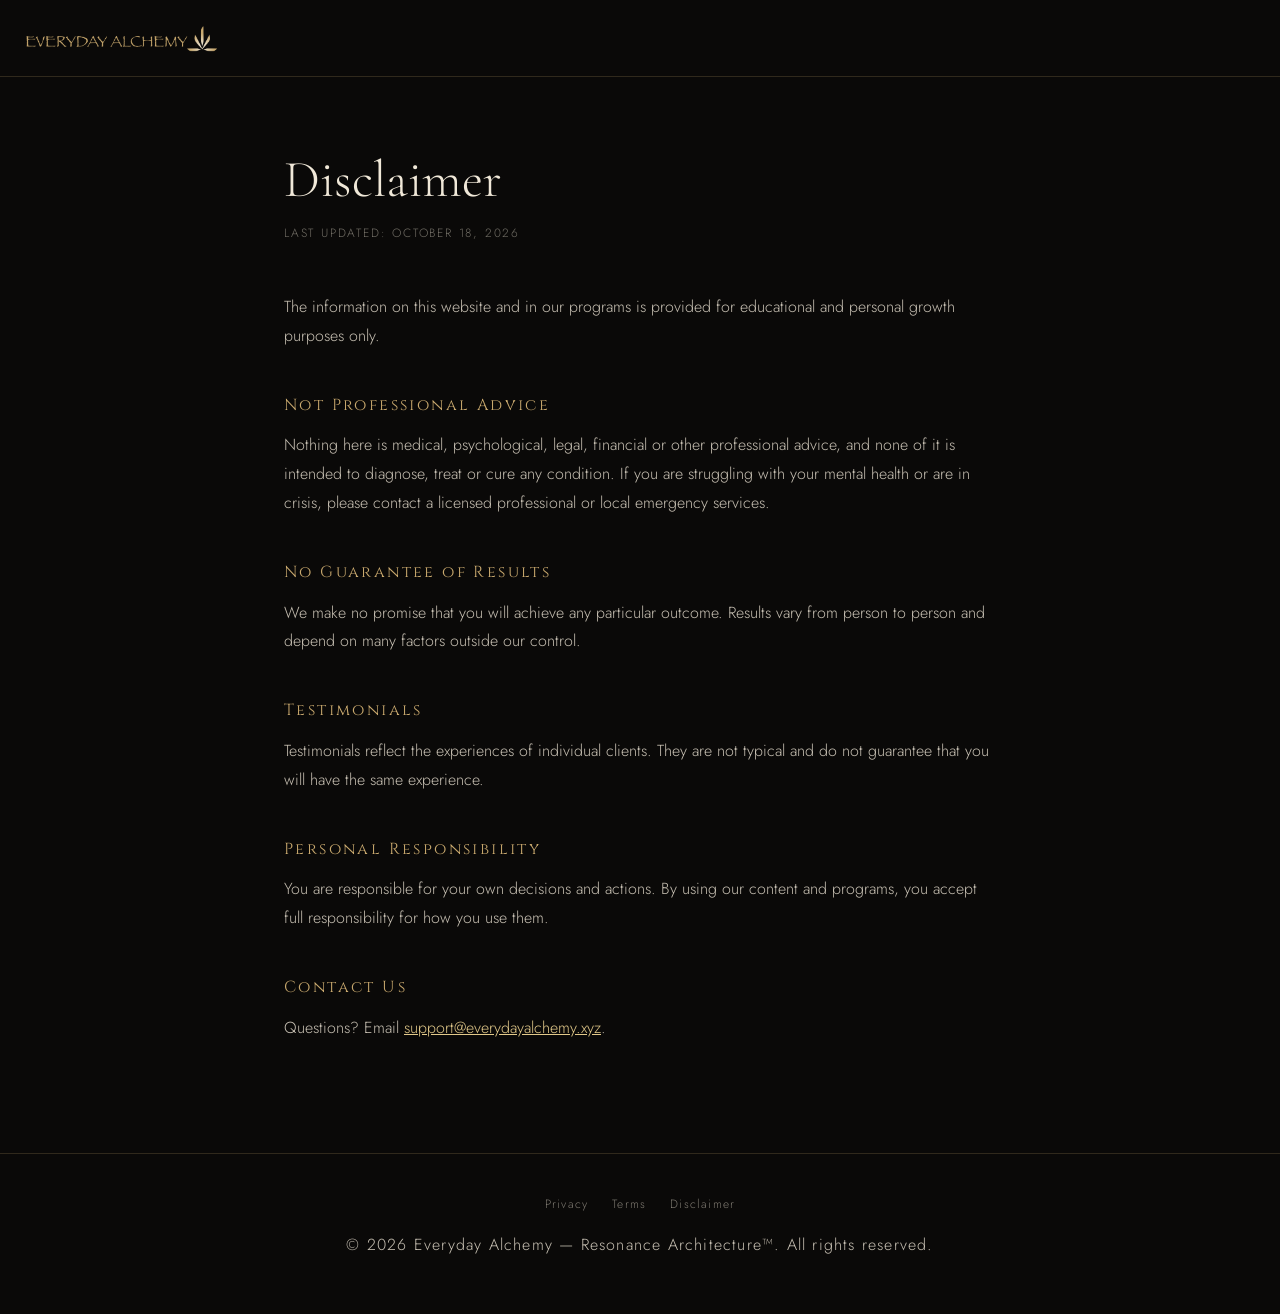
<file: disclaimer.html>
<!DOCTYPE html>
<html lang="en">
<head>
<meta charset="UTF-8">
<meta name="viewport" content="width=device-width, initial-scale=1.0">
<title>Disclaimer — Everyday Alchemy</title>
<link rel="preconnect" href="https://fonts.googleapis.com">
<link href="https://fonts.googleapis.com/css2?family=Cormorant+Garamond:ital,wght@0,300;0,400;0,600;1,300;1,400&family=Cinzel:wght@400;600&family=Jost:wght@200;300;400&display=swap" rel="stylesheet">
<style>
  :root { --obsidian:#0a0908; --gold:#c9a96e; --gold-light:#e2c98a; --cream:#f0e8d8; }
  * { margin:0; padding:0; box-sizing:border-box; }
  body { background:var(--obsidian); color:var(--cream); font-family:'Jost',sans-serif; font-weight:300; line-height:1.8; }
  header { padding:24px 24px; border-bottom:1px solid rgba(201,169,110,0.2); }
  header a { font-family:'Cinzel',serif; font-size:13px; letter-spacing:0.3em; color:var(--gold); text-decoration:none; text-transform:uppercase; }
  header .logo-img { display:block; height:28px; width:auto; }
  main { max-width:760px; margin:0 auto; padding:72px 24px 96px; }
  h1 { font-family:'Cormorant Garamond',serif; font-weight:300; font-size:clamp(34px,5vw,52px); line-height:1.2; margin-bottom:12px; }
  .updated { font-size:12px; letter-spacing:0.15em; text-transform:uppercase; color:rgba(240,232,216,0.45); margin-bottom:48px; }
  h2 { font-family:'Cinzel',serif; font-weight:400; font-size:16px; letter-spacing:0.15em; color:var(--gold); margin:40px 0 12px; }
  p, li { font-size:16px; color:rgba(240,232,216,0.82); margin-bottom:14px; }
  ul { padding-left:22px; }
  a { color:var(--gold-light); }
  footer { padding:40px 24px; text-align:center; border-top:1px solid rgba(201,169,110,0.2); font-size:12px; letter-spacing:0.1em; color:rgba(240,232,216,0.35); }
  footer a { color:rgba(240,232,216,0.5); margin:0 12px; text-decoration:none; }
</style>
<link rel="icon" href="favicon.ico" sizes="any">
<link rel="icon" type="image/png" sizes="32x32" href="images/web/favicon-32.png">
<link rel="apple-touch-icon" href="images/web/apple-touch-icon.png">
</head>
<body>
<header><a href="index.html"><img src="images/web/logo-gold.png" alt="Everyday Alchemy" class="logo-img"></a></header>
<main>
<h1>Disclaimer</h1>
<p class="updated">Last updated: October 18, 2026</p>
<p>The information on this website and in our programs is provided for educational and personal growth purposes only.</p>
<h2>Not Professional Advice</h2>
<p>Nothing here is medical, psychological, legal, financial or other professional advice, and none of it is intended to diagnose, treat or cure any condition. If you are struggling with your mental health or are in crisis, please contact a licensed professional or local emergency services.</p>
<h2>No Guarantee of Results</h2>
<p>We make no promise that you will achieve any particular outcome. Results vary from person to person and depend on many factors outside our control.</p>
<h2>Testimonials</h2>
<p>Testimonials reflect the experiences of individual clients. They are not typical and do not guarantee that you will have the same experience.</p>
<h2>Personal Responsibility</h2>
<p>You are responsible for your own decisions and actions. By using our content and programs, you accept full responsibility for how you use them.</p>
<h2>Contact Us</h2>
<p>Questions? Email <a href="mailto:support@everydayalchemy.xyz">support@everydayalchemy.xyz</a>.</p>
</main>
<footer>
<a href="privacy.html">Privacy</a><a href="terms.html">Terms</a><a href="disclaimer.html">Disclaimer</a>
<p style="margin-top:16px">&copy; 2026 Everyday Alchemy &mdash; Resonance Architecture&trade;. All rights reserved.</p>
</footer>
</body>
</html>
</file>
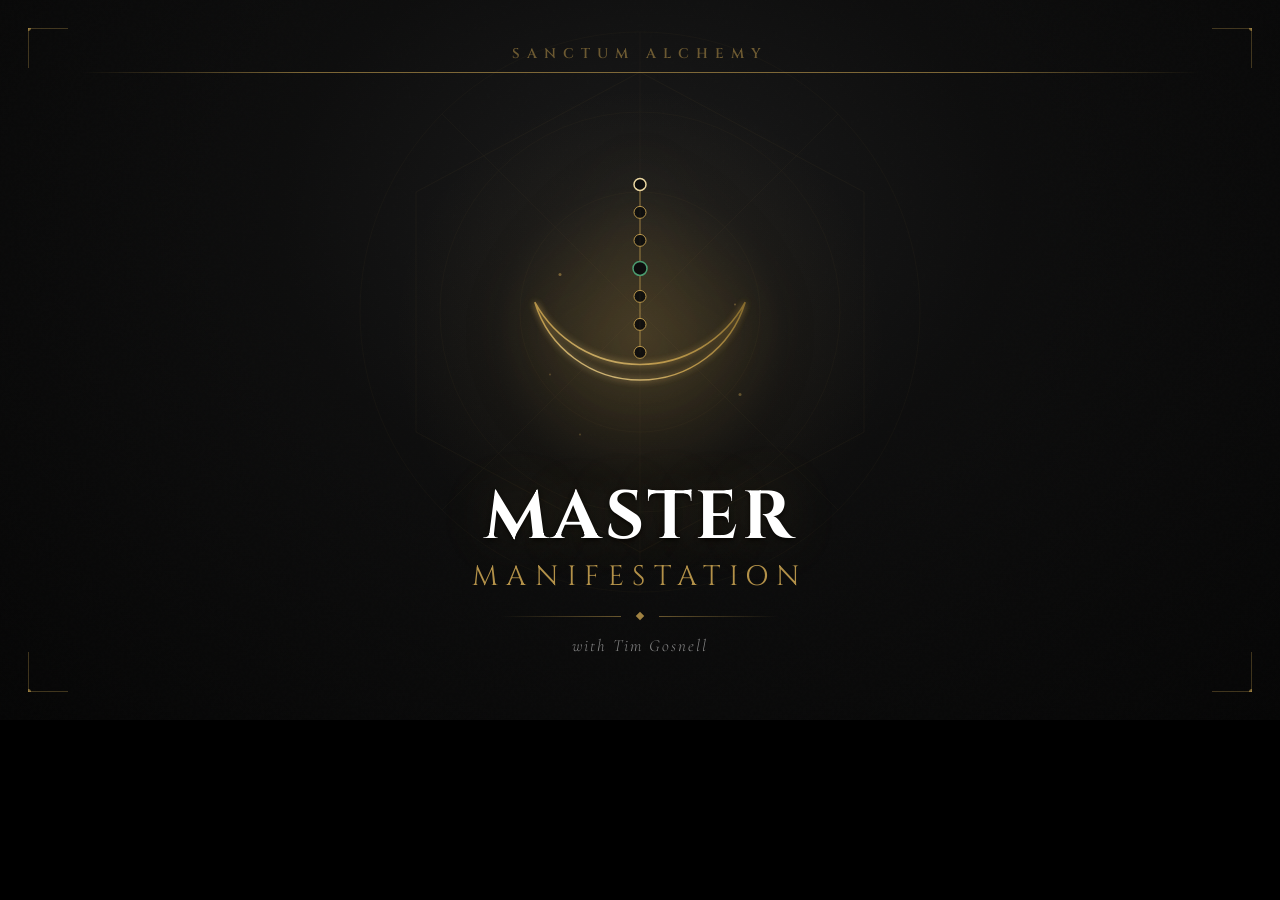
<file: masterclass.html>
<!DOCTYPE html>
<html lang="en">
<head>
<meta charset="UTF-8">
<meta name="viewport" content="width=device-width, initial-scale=1.0">
<title>Master Manifestation Masterclass Thumbnail</title>
<style>
  @import url('https://fonts.googleapis.com/css2?family=Cinzel:wght@400;600;700;900&family=Cormorant+Garamond:ital,wght@0,300;0,400;1,300;1,400&display=swap');

  * { margin: 0; padding: 0; box-sizing: border-box; }

  body {
    width: 1280px;
    height: 720px;
    overflow: hidden;
    background: #000;
  }

  .thumbnail {
    width: 1280px;
    height: 720px;
    position: relative;
    background: radial-gradient(ellipse at 50% 30%, #1a1a1a 0%, #0d0d0d 40%, #050505 100%);
    overflow: hidden;
    font-family: 'Cinzel', serif;
  }

  .bg-noise {
    position: absolute;
    inset: 0;
    background-image: url("data:image/svg+xml,%3Csvg viewBox='0 0 256 256' xmlns='http://www.w3.org/2000/svg'%3E%3Cfilter id='noise'%3E%3CfeTurbulence type='fractalNoise' baseFrequency='0.9' numOctaves='4' stitchTiles='stitch'/%3E%3C/filter%3E%3Crect width='100%25' height='100%25' filter='url(%23noise)' opacity='0.03'/%3E%3C/svg%3E");
    opacity: 0.4;
  }

  .center-glow {
    position: absolute;
    top: 50%;
    left: 50%;
    transform: translate(-50%, -55%);
    width: 500px;
    height: 500px;
    background: radial-gradient(ellipse, rgba(197, 160, 80, 0.1) 0%, rgba(197, 160, 80, 0.04) 40%, transparent 70%);
    border-radius: 50%;
  }

  .moon-container {
    position: absolute;
    top: 50%;
    left: 50%;
    transform: translate(-50%, -58%);
    width: 320px;
    height: 320px;
  }

  .moon-svg {
    width: 100%;
    height: 100%;
    filter: drop-shadow(0 0 30px rgba(197, 160, 80, 0.25)) drop-shadow(0 0 60px rgba(197, 160, 80, 0.1));
  }

  .geometry-bg {
    position: absolute;
    top: 50%;
    left: 50%;
    transform: translate(-50%, -58%);
    width: 600px;
    height: 600px;
    opacity: 0.07;
  }

  .rule-top {
    position: absolute;
    top: 72px;
    left: 80px;
    right: 80px;
    height: 1px;
    background: linear-gradient(90deg, transparent, rgba(197,160,80,0.6) 20%, rgba(197,160,80,0.6) 80%, transparent);
  }

  .corner {
    position: absolute;
    width: 40px;
    height: 40px;
  }
  .corner svg { width: 100%; height: 100%; }
  .corner-tl { top: 28px; left: 28px; }
  .corner-tr { top: 28px; right: 28px; transform: scaleX(-1); }
  .corner-bl { bottom: 28px; left: 28px; transform: scaleY(-1); }
  .corner-br { bottom: 28px; right: 28px; transform: scale(-1); }

  .text-container {
    position: absolute;
    bottom: 0;
    left: 0;
    right: 0;
    text-align: center;
    padding-bottom: 64px;
  }

  .title-main {
    font-family: 'Cinzel', serif;
    font-size: 68px;
    font-weight: 700;
    color: #ffffff;
    line-height: 1.0;
    letter-spacing: 0.05em;
    text-shadow: 0 0 60px rgba(197,160,80,0.2), 0 2px 4px rgba(0,0,0,0.8);
    margin-bottom: 6px;
  }

  .title-sub {
    font-family: 'Cinzel', serif;
    font-size: 28px;
    font-weight: 400;
    color: rgba(197, 160, 80, 0.9);
    letter-spacing: 0.3em;
    text-transform: uppercase;
    margin-bottom: 18px;
  }

  .title-script {
    font-family: 'Cormorant Garamond', serif;
    font-size: 36px;
    font-weight: 400;
    color: rgba(197, 160, 80, 0.9);
    letter-spacing: 0.3em;
    /* text-transform: uppercase; */
    margin-bottom: 18px;
  }

  .divider {
    display: flex;
    align-items: center;
    justify-content: center;
    gap: 16px;
    margin-bottom: 16px;
  }

  .divider-line {
    width: 120px;
    height: 1px;
    background: linear-gradient(90deg, transparent, rgba(197,160,80,0.5));
  }
  .divider-line.right {
    background: linear-gradient(90deg, rgba(197,160,80,0.5), transparent);
  }

  .divider-diamond {
    width: 6px;
    height: 6px;
    background: rgba(197,160,80,0.8);
    transform: rotate(45deg);
  }

  .instructor {
    font-family: 'Cormorant Garamond', serif;
    font-size: 17px;
    font-weight: 300;
    font-style: italic;
    color: rgba(255,255,255,0.5);
    letter-spacing: 0.12em;
  }

  .top-text {
    position: absolute;
    top: 0;
    left: 0;
    right: 0;
    text-align: center;
    padding-top: 44px;
  }

  .sanctum-logo {
    font-family: 'Cinzel', serif;
    font-size: 14px;
    font-weight: 600;
    letter-spacing: 0.5em;
    color: rgba(197, 160, 80, 0.5);
    text-transform: uppercase;
  }
</style>
<link rel="icon" href="favicon.ico" sizes="any">
<link rel="icon" type="image/png" sizes="32x32" href="images/web/favicon-32.png">
<link rel="apple-touch-icon" href="images/web/apple-touch-icon.png">
</head>
<body>
<div class="thumbnail">
  <div class="bg-noise"></div>
  <div class="center-glow"></div>

  <!-- Sacred geometry background -->
  <svg class="geometry-bg" viewBox="0 0 600 600" fill="none" xmlns="http://www.w3.org/2000/svg">
    <circle cx="300" cy="300" r="280" stroke="#C5A050" stroke-width="0.5"/>
    <circle cx="300" cy="300" r="200" stroke="#C5A050" stroke-width="0.5"/>
    <circle cx="300" cy="300" r="120" stroke="#C5A050" stroke-width="0.5"/>
    <line x1="300" y1="20" x2="300" y2="580" stroke="#C5A050" stroke-width="0.5"/>
    <line x1="102" y1="102" x2="498" y2="498" stroke="#C5A050" stroke-width="0.5"/>
    <line x1="498" y1="102" x2="102" y2="498" stroke="#C5A050" stroke-width="0.5"/>
    <polygon points="300,60 524,180 524,420 300,540 76,420 76,180" stroke="#C5A050" stroke-width="0.5" fill="none"/>
    <polygon points="300,540 524,420 524,180 300,60 76,180 76,420" stroke="#C5A050" stroke-width="0.3" fill="none" transform="rotate(180 300 300)"/>
  </svg>

  <!-- Thoth's Crescent Moon -->
  <div class="moon-container">
    <svg class="moon-svg" viewBox="0 0 320 320" fill="none" xmlns="http://www.w3.org/2000/svg">
      <defs>
        <radialGradient id="moonGlow" cx="50%" cy="50%" r="50%">
          <stop offset="0%" stop-color="#C5A050" stop-opacity="0.15"/>
          <stop offset="100%" stop-color="#C5A050" stop-opacity="0"/>
        </radialGradient>
        <linearGradient id="moonGrad" x1="0%" y1="0%" x2="100%" y2="100%">
          <stop offset="0%" stop-color="#E8D5A0"/>
          <stop offset="40%" stop-color="#C5A050"/>
          <stop offset="100%" stop-color="#8B6F2E"/>
        </linearGradient>
        <filter id="glow">
          <feGaussianBlur stdDeviation="3" result="coloredBlur"/>
          <feMerge>
            <feMergeNode in="coloredBlur"/>
            <feMergeNode in="SourceGraphic"/>
          </feMerge>
        </filter>
      </defs>

      <circle cx="160" cy="160" r="150" fill="url(#moonGlow)"/>

      <!-- Crescent: bowl opens UP -->
      <path d="
        M 54.8,192.2
        A 110,110 0 0,1 265.2,192.2
        A 120,120 0 0,0 54.8,192.2
        Z
      "
        fill="none"
        stroke="url(#moonGrad)"
        stroke-width="1.5"
        filter="url(#glow)"
        opacity="0.95"
        transform="scale(1,-1) translate(0,-320)"
      />

      <line x1="160" y1="10" x2="160" y2="178" stroke="#C5A050" stroke-width="1" opacity="0.7"/>

      <!-- Seven chakra circles spaced from y=10 to y=178, step=28 -->
      <circle cx="160" cy="10"  r="6" fill="#0d0d0d" stroke="#E8D5A0" stroke-width="1.5" opacity="1"/>
      <circle cx="160" cy="38"  r="6" fill="#0d0d0d" stroke="#C5A050" stroke-width="1" opacity="0.9"/>
      <circle cx="160" cy="66"  r="6" fill="#0d0d0d" stroke="#C5A050" stroke-width="1" opacity="0.9"/>
      <circle cx="160" cy="94"  r="7" fill="#0d0d0d" stroke="#4a9b6f" stroke-width="1.5" opacity="1"/>
      <circle cx="160" cy="122" r="6" fill="#0d0d0d" stroke="#C5A050" stroke-width="1" opacity="0.9"/>
      <circle cx="160" cy="150" r="6" fill="#0d0d0d" stroke="#C5A050" stroke-width="1" opacity="0.9"/>
      <circle cx="160" cy="178" r="6" fill="#0d0d0d" stroke="#C5A050" stroke-width="1" opacity="0.9"/>

      <circle cx="80" cy="100" r="1.5" fill="#C5A050" opacity="0.5"/>
      <circle cx="255" cy="130" r="1" fill="#C5A050" opacity="0.4"/>
      <circle cx="70" cy="200" r="1" fill="#C5A050" opacity="0.3"/>
      <circle cx="260" cy="220" r="1.5" fill="#C5A050" opacity="0.4"/>
      <circle cx="100" cy="260" r="1" fill="#C5A050" opacity="0.3"/>
    </svg>
  </div>

  <!-- Horizontal rule under header -->
  <div class="rule-top"></div>

  <!-- Corner ornaments -->
  <div class="corner corner-tl">
    <svg viewBox="0 0 40 40" fill="none">
      <line x1="0" y1="40" x2="0" y2="0" stroke="#C5A050" stroke-width="1" opacity="0.6"/>
      <line x1="0" y1="0" x2="40" y2="0" stroke="#C5A050" stroke-width="1" opacity="0.6"/>
      <circle cx="0" cy="0" r="3" fill="#C5A050" opacity="0.6"/>
    </svg>
  </div>
  <div class="corner corner-tr">
    <svg viewBox="0 0 40 40" fill="none">
      <line x1="0" y1="40" x2="0" y2="0" stroke="#C5A050" stroke-width="1" opacity="0.6"/>
      <line x1="0" y1="0" x2="40" y2="0" stroke="#C5A050" stroke-width="1" opacity="0.6"/>
      <circle cx="0" cy="0" r="3" fill="#C5A050" opacity="0.6"/>
    </svg>
  </div>
  <div class="corner corner-bl">
    <svg viewBox="0 0 40 40" fill="none">
      <line x1="0" y1="40" x2="0" y2="0" stroke="#C5A050" stroke-width="1" opacity="0.6"/>
      <line x1="0" y1="0" x2="40" y2="0" stroke="#C5A050" stroke-width="1" opacity="0.6"/>
      <circle cx="0" cy="0" r="3" fill="#C5A050" opacity="0.6"/>
    </svg>
  </div>
  <div class="corner corner-br">
    <svg viewBox="0 0 40 40" fill="none">
      <line x1="0" y1="40" x2="0" y2="0" stroke="#C5A050" stroke-width="1" opacity="0.6"/>
      <line x1="0" y1="0" x2="40" y2="0" stroke="#C5A050" stroke-width="1" opacity="0.6"/>
      <circle cx="0" cy="0" r="3" fill="#C5A050" opacity="0.6"/>
    </svg>
  </div>

  <!-- Top Sanctum brand -->
  <div class="top-text">
    <div class="sanctum-logo">Sanctum Alchemy</div>
  </div>

  <!-- Main text -->
  <div class="text-container">
    <div class="title-main">MASTER</div>
    <div class="title-sub">Manifestation</div>
    <!-- <div class="title-script">Masterclass</div> -->
    <div class="divider">
      <div class="divider-line"></div>
      <div class="divider-diamond"></div>
      <div class="divider-line right"></div>
    </div>
    <div class="instructor">with Tim Gosnell</div>
  </div>

</div>
</body>
</html>
</file>
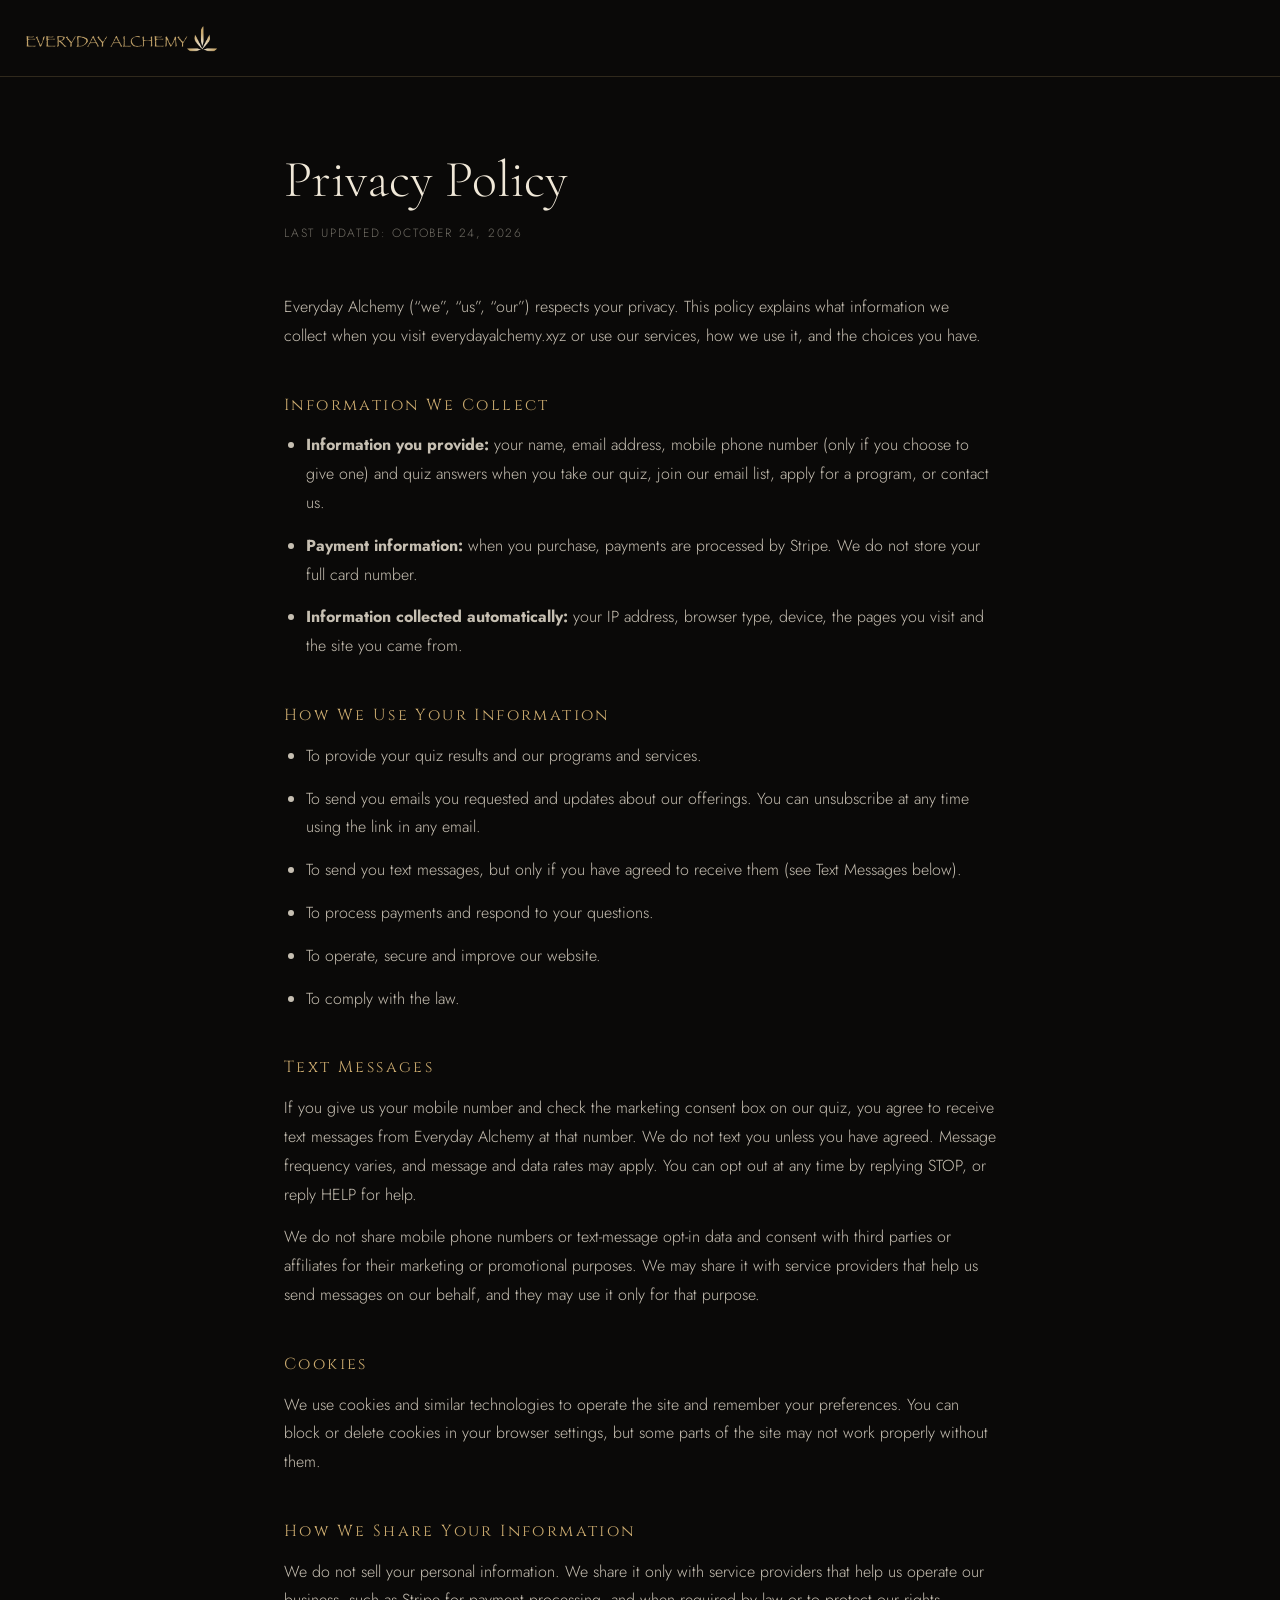
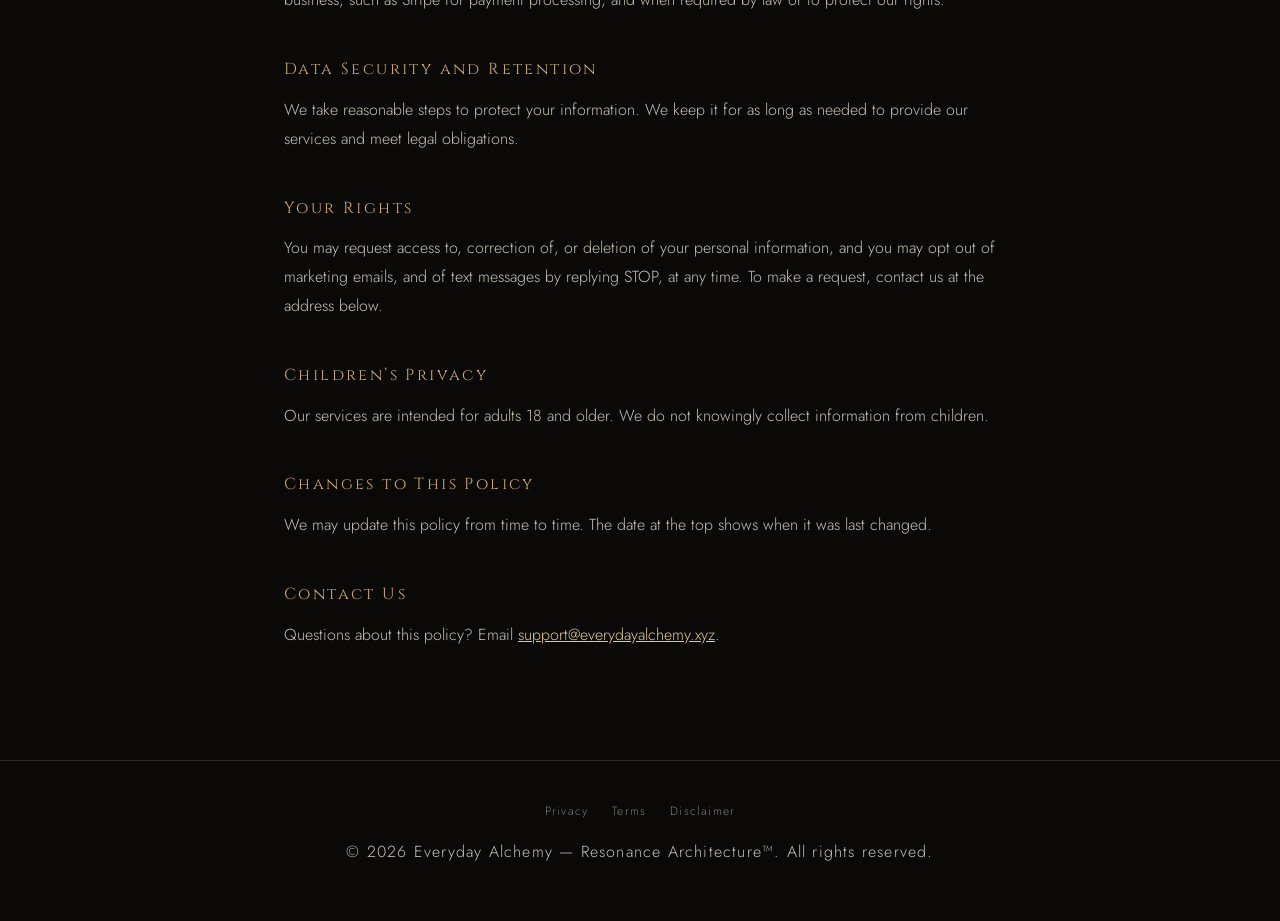
<file: privacy.html>
<!DOCTYPE html>
<html lang="en">
<head>
<meta charset="UTF-8">
<meta name="viewport" content="width=device-width, initial-scale=1.0">
<title>Privacy Policy — Everyday Alchemy</title>
<link rel="preconnect" href="https://fonts.googleapis.com">
<link href="https://fonts.googleapis.com/css2?family=Cormorant+Garamond:ital,wght@0,300;0,400;0,600;1,300;1,400&family=Cinzel:wght@400;600&family=Jost:wght@200;300;400&display=swap" rel="stylesheet">
<style>
  :root { --obsidian:#0a0908; --gold:#c9a96e; --gold-light:#e2c98a; --cream:#f0e8d8; }
  * { margin:0; padding:0; box-sizing:border-box; }
  body { background:var(--obsidian); color:var(--cream); font-family:'Jost',sans-serif; font-weight:300; line-height:1.8; }
  header { padding:24px 24px; border-bottom:1px solid rgba(201,169,110,0.2); }
  header a { font-family:'Cinzel',serif; font-size:13px; letter-spacing:0.3em; color:var(--gold); text-decoration:none; text-transform:uppercase; }
  header .logo-img { display:block; height:28px; width:auto; }
  main { max-width:760px; margin:0 auto; padding:72px 24px 96px; }
  h1 { font-family:'Cormorant Garamond',serif; font-weight:300; font-size:clamp(34px,5vw,52px); line-height:1.2; margin-bottom:12px; }
  .updated { font-size:12px; letter-spacing:0.15em; text-transform:uppercase; color:rgba(240,232,216,0.45); margin-bottom:48px; }
  h2 { font-family:'Cinzel',serif; font-weight:400; font-size:16px; letter-spacing:0.15em; color:var(--gold); margin:40px 0 12px; }
  p, li { font-size:16px; color:rgba(240,232,216,0.82); margin-bottom:14px; }
  ul { padding-left:22px; }
  a { color:var(--gold-light); }
  footer { padding:40px 24px; text-align:center; border-top:1px solid rgba(201,169,110,0.2); font-size:12px; letter-spacing:0.1em; color:rgba(240,232,216,0.35); }
  footer a { color:rgba(240,232,216,0.5); margin:0 12px; text-decoration:none; }
</style>
<link rel="icon" href="favicon.ico" sizes="any">
<link rel="icon" type="image/png" sizes="32x32" href="images/web/favicon-32.png">
<link rel="apple-touch-icon" href="images/web/apple-touch-icon.png">
</head>
<body>
<header><a href="index.html"><img src="images/web/logo-gold.png" alt="Everyday Alchemy" class="logo-img"></a></header>
<main>
<h1>Privacy Policy</h1>
<p class="updated">Last updated: October 24, 2026</p>

<p>Everyday Alchemy (&ldquo;we&rdquo;, &ldquo;us&rdquo;, &ldquo;our&rdquo;) respects your privacy. This policy explains what information we collect when you visit everydayalchemy.xyz or use our services, how we use it, and the choices you have.</p>
<h2>Information We Collect</h2>
<ul>
<li><strong>Information you provide:</strong> your name, email address, mobile phone number (only if you choose to give one) and quiz answers when you take our quiz, join our email list, apply for a program, or contact us.</li>
<li><strong>Payment information:</strong> when you purchase, payments are processed by Stripe. We do not store your full card number.</li>
<li><strong>Information collected automatically:</strong> your IP address, browser type, device, the pages you visit and the site you came from.</li>
</ul>
<h2>How We Use Your Information</h2>
<ul>
<li>To provide your quiz results and our programs and services.</li>
<li>To send you emails you requested and updates about our offerings. You can unsubscribe at any time using the link in any email.</li>
<li>To send you text messages, but only if you have agreed to receive them (see Text Messages below).</li>
<li>To process payments and respond to your questions.</li>
<li>To operate, secure and improve our website.</li>
<li>To comply with the law.</li>
</ul>
<h2>Text Messages</h2>
<p>If you give us your mobile number and check the marketing consent box on our quiz, you agree to receive text messages from Everyday Alchemy at that number. We do not text you unless you have agreed. Message frequency varies, and message and data rates may apply. You can opt out at any time by replying STOP, or reply HELP for help.</p>
<p>We do not share mobile phone numbers or text-message opt-in data and consent with third parties or affiliates for their marketing or promotional purposes. We may share it with service providers that help us send messages on our behalf, and they may use it only for that purpose.</p>
<h2>Cookies</h2>
<p>We use cookies and similar technologies to operate the site and remember your preferences. You can block or delete cookies in your browser settings, but some parts of the site may not work properly without them.</p>
<h2>How We Share Your Information</h2>
<p>We do not sell your personal information. We share it only with service providers that help us operate our business, such as Stripe for payment processing, and when required by law or to protect our rights.</p>
<h2>Data Security and Retention</h2>
<p>We take reasonable steps to protect your information. We keep it for as long as needed to provide our services and meet legal obligations.</p>
<h2>Your Rights</h2>
<p>You may request access to, correction of, or deletion of your personal information, and you may opt out of marketing emails, and of text messages by replying STOP, at any time. To make a request, contact us at the address below.</p>
<h2>Children&rsquo;s Privacy</h2>
<p>Our services are intended for adults 18 and older. We do not knowingly collect information from children.</p>
<h2>Changes to This Policy</h2>
<p>We may update this policy from time to time. The date at the top shows when it was last changed.</p>
<h2>Contact Us</h2>
<p>Questions about this policy? Email <a href="mailto:support@everydayalchemy.xyz">support@everydayalchemy.xyz</a>.</p>
</main>
<footer>
<a href="privacy.html">Privacy</a><a href="terms.html">Terms</a><a href="disclaimer.html">Disclaimer</a>
<p style="margin-top:16px">&copy; 2026 Everyday Alchemy &mdash; Resonance Architecture&trade;. All rights reserved.</p>
</footer>
</body>
</html>
</file>
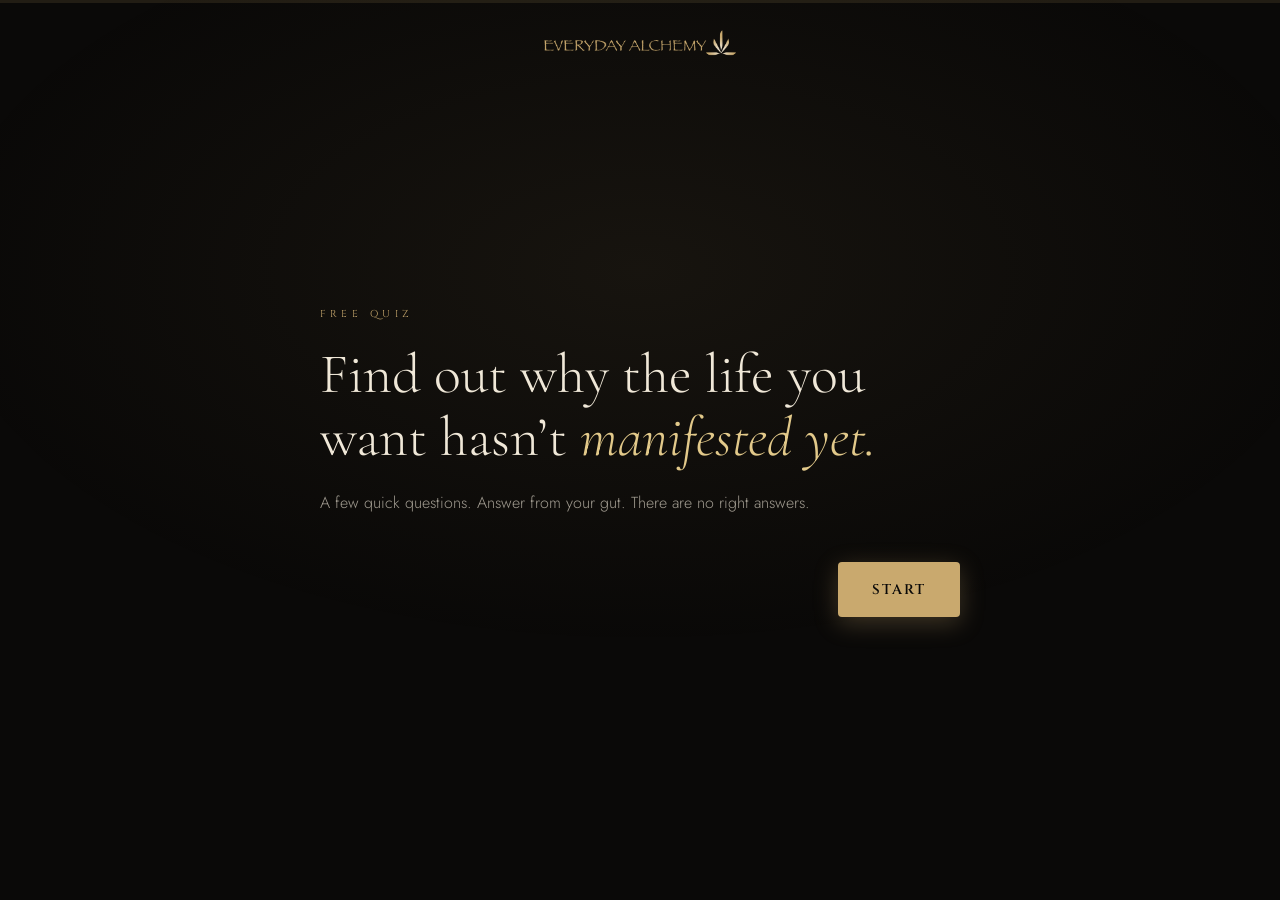
<file: quiz.html>
<!DOCTYPE html>
<html lang="en">
<head>
<meta charset="UTF-8">
<meta name="viewport" content="width=device-width, initial-scale=1.0">
<title>Why Hasn't It Manifested Yet? — Everyday Alchemy</title>
<link rel="preconnect" href="https://fonts.googleapis.com">
<link href="https://fonts.googleapis.com/css2?family=Cormorant+Garamond:ital,wght@0,300;0,400;0,600;1,300;1,400&family=Cinzel:wght@400;600&family=Jost:wght@200;300;400;500&display=swap" rel="stylesheet">
<style>
  :root {
    --obsidian: #0a0908;
    --deep: #111009;
    --charcoal: #1a1814;
    --ash: #2a2822;
    --gold: #c9a96e;
    --gold-light: #e2c98a;
    --gold-dim: #8a6e3e;
    --cream: #f0e8d8;
    --cream-mid: rgba(240,232,216,0.65);
    --cream-low: rgba(240,232,216,0.4);
    --gold-border: rgba(201,169,110,0.25);
  }

  * { margin: 0; padding: 0; box-sizing: border-box; }

  body {
    background: var(--obsidian);
    color: var(--cream);
    font-family: 'Jost', sans-serif;
    font-weight: 300;
    min-height: 100vh;
    min-height: 100dvh;
    display: flex;
    flex-direction: column;
    -webkit-font-smoothing: antialiased;
  }

  body::before {
    content: '';
    position: fixed;
    inset: 0;
    background: radial-gradient(ellipse 80% 60% at 50% 30%, rgba(201,169,110,0.07) 0%, transparent 70%);
    pointer-events: none;
  }

  .top {
    position: relative;
    z-index: 1;
    padding: 28px 24px 0;
    text-align: center;
  }

  .logo {
    font-family: 'Cinzel', serif;
    font-size: 13px;
    letter-spacing: 0.3em;
    color: var(--gold);
    text-transform: uppercase;
    text-decoration: none;
  }

  .logo .logo-img { display: block; height: 28px; width: auto; margin: 0 auto; }

  .progress {
    position: fixed;
    top: 0; left: 0; right: 0;
    height: 3px;
    background: rgba(201,169,110,0.12);
    z-index: 5;
  }
  .progress span {
    display: block;
    height: 100%;
    width: 0;
    background: var(--gold);
    transition: width 0.4s ease;
  }

  main {
    position: relative;
    z-index: 1;
    flex: 1;
    display: flex;
    align-items: center;
    justify-content: center;
    padding: 32px 24px 64px;
  }

  .card {
    width: 100%;
    max-width: 640px;
    animation: rise 0.5s ease both;
  }

  @keyframes rise {
    from { opacity: 0; transform: translateY(14px); }
    to { opacity: 1; transform: translateY(0); }
  }

  .eyebrow {
    font-family: 'Cinzel', serif;
    font-size: 10px;
    letter-spacing: 0.45em;
    text-transform: uppercase;
    color: var(--gold);
    margin-bottom: 22px;
  }

  h1, h2 {
    font-family: 'Cormorant Garamond', serif;
    font-weight: 300;
    line-height: 1.12;
    color: var(--cream);
    outline: none;
  }
  h1 { font-size: clamp(36px, 7vw, 56px); margin-bottom: 20px; }
  h1 em { font-style: italic; color: var(--gold-light); }
  h2 { font-size: clamp(30px, 5.5vw, 44px); margin-bottom: 14px; }

  .lede {
    font-size: 16px;
    line-height: 1.8;
    color: var(--cream-mid);
    margin-bottom: 36px;
  }

  .hint {
    font-size: 13px;
    letter-spacing: 0.04em;
    color: var(--cream-low);
    margin-bottom: 36px;
  }

  .sub {
    font-family: 'Cormorant Garamond', serif;
    font-size: 24px;
    font-style: italic;
    color: var(--cream-mid);
    margin: 40px 0 8px;
  }

  /* ---- scale (slider) ---- */
  .scale { margin: 8px 0 12px; }

  .readout {
    font-family: 'Cormorant Garamond', serif;
    font-size: 64px;
    font-weight: 300;
    line-height: 1;
    text-align: center;
    color: var(--gold-light);
    margin-bottom: 18px;
    min-height: 64px;
  }
  .readout.empty { color: var(--cream-low); }

  input[type=range] {
    -webkit-appearance: none;
    appearance: none;
    width: 100%;
    height: 32px;
    background: transparent;
    cursor: pointer;
  }
  input[type=range]::-webkit-slider-runnable-track {
    height: 2px;
    background: rgba(201,169,110,0.4);
  }
  input[type=range]::-moz-range-track {
    height: 2px;
    background: rgba(201,169,110,0.4);
  }
  input[type=range]::-webkit-slider-thumb {
    -webkit-appearance: none;
    width: 30px; height: 30px;
    margin-top: -14px;
    border-radius: 50%;
    background: var(--gold);
    border: 2px solid var(--gold-light);
    box-shadow: 0 2px 12px rgba(201,169,110,0.35);
  }
  input[type=range]::-moz-range-thumb {
    width: 26px; height: 26px;
    border-radius: 50%;
    background: var(--gold);
    border: 2px solid var(--gold-light);
    box-shadow: 0 2px 12px rgba(201,169,110,0.35);
  }
  input[type=range].untouched::-webkit-slider-thumb { background: var(--obsidian); box-shadow: none; }
  input[type=range].untouched::-moz-range-thumb { background: var(--obsidian); box-shadow: none; }
  input[type=range]:focus-visible { outline: 2px solid var(--gold-light); outline-offset: 6px; }

  .ends {
    display: flex;
    justify-content: space-between;
    gap: 24px;
    margin-top: 10px;
    font-size: 14px;
    line-height: 1.5;
    color: var(--cream-mid);
  }
  .ends span { max-width: 45%; }
  .ends span:last-child { text-align: right; }

  /* ---- option buttons (pick three, year ago, how long) ---- */
  .options { display: flex; flex-direction: column; gap: 10px; margin-bottom: 8px; }

  .opt {
    display: block;
    width: 100%;
    text-align: left;
    font-family: 'Jost', sans-serif;
    font-weight: 300;
    font-size: 16px;
    color: var(--cream);
    background: rgba(240,232,216,0.04);
    border: 1px solid var(--gold-border);
    border-radius: 4px;
    padding: 16px 20px;
    cursor: pointer;
    transition: background 0.2s, border-color 0.2s;
  }
  .opt:hover:not(:disabled) { background: rgba(201,169,110,0.08); }
  .opt[aria-pressed="true"], .opt[aria-checked="true"] {
    background: rgba(201,169,110,0.16);
    border-color: var(--gold);
    color: var(--gold-light);
  }
  .opt:disabled { opacity: 0.35; cursor: not-allowed; }
  .opt:focus-visible { outline: 2px solid var(--gold-light); outline-offset: 2px; }

  .count {
    font-family: 'Cinzel', serif;
    font-size: 11px;
    letter-spacing: 0.3em;
    text-transform: uppercase;
    color: var(--gold-dim);
    margin: 18px 0 0;
  }

  /* ---- points ---- */
  .pt-row { margin-bottom: 30px; }
  .pt-head { display: flex; justify-content: space-between; align-items: baseline; margin-bottom: 4px; }
  .pt-name { font-family: 'Cormorant Garamond', serif; font-size: 26px; color: var(--cream); }
  .pt-val { font-family: 'Cormorant Garamond', serif; font-size: 34px; color: var(--gold-light); }
  .left {
    font-family: 'Cinzel', serif;
    font-size: 12px;
    letter-spacing: 0.3em;
    text-transform: uppercase;
    color: var(--gold);
    margin-top: 8px;
  }
  .left.done { color: var(--gold-dim); }

  /* ---- form ---- */
  .field { margin-bottom: 22px; }
  .field label, .field .lbl {
    display: block;
    font-family: 'Cinzel', serif;
    font-size: 10px;
    letter-spacing: 0.35em;
    text-transform: uppercase;
    color: var(--gold);
    margin-bottom: 8px;
  }
  .field .opt-note { color: var(--cream-low); letter-spacing: 0.15em; }
  input[type=text], input[type=email], input[type=tel], textarea {
    width: 100%;
    font-family: 'Jost', sans-serif;
    font-weight: 300;
    font-size: 17px;
    color: var(--cream);
    background: rgba(240,232,216,0.05);
    border: 1px solid var(--gold-border);
    border-radius: 4px;
    padding: 15px 16px;
  }
  textarea { min-height: 120px; resize: vertical; line-height: 1.6; }
  input::placeholder, textarea::placeholder { color: var(--cream-low); }
  input[type=text]:focus-visible, input[type=email]:focus-visible, input[type=tel]:focus-visible, textarea:focus-visible {
    outline: 2px solid var(--gold-light);
    outline-offset: 1px;
    border-color: var(--gold);
  }
  .consent { display: flex; gap: 12px; align-items: flex-start; font-size: 14px; line-height: 1.6; color: var(--cream-mid); margin: 6px 0 8px; }
  .consent a { color: var(--gold-light); }
  .consent input { margin-top: 4px; accent-color: var(--gold); width: 18px; height: 18px; flex-shrink: 0; }
  .trap { position: absolute; left: -9999px; width: 1px; height: 1px; overflow: hidden; }
  .error { color: #e0907a; font-size: 14px; min-height: 22px; margin: 6px 0 4px; }

  /* ---- nav ---- */
  .nav { display: flex; align-items: center; justify-content: space-between; gap: 16px; margin-top: 44px; }

  .btn {
    font-family: 'Cinzel', serif;
    font-weight: 600;
    font-size: 14px;
    letter-spacing: 0.14em;
    text-transform: uppercase;
    color: var(--obsidian);
    background: var(--gold);
    border: none;
    border-radius: 4px;
    padding: 18px 34px;
    cursor: pointer;
    box-shadow: 0 6px 24px rgba(201,169,110,0.28);
    transition: background 0.25s, transform 0.25s, opacity 0.25s;
  }
  .btn:hover:not(:disabled) { background: var(--gold-light); transform: translateY(-2px); }
  .btn:disabled { opacity: 0.35; cursor: not-allowed; box-shadow: none; }
  .btn:focus-visible { outline: 2px solid var(--cream); outline-offset: 3px; }

  .back {
    font-family: 'Jost', sans-serif;
    font-size: 13px;
    letter-spacing: 0.2em;
    text-transform: uppercase;
    color: var(--cream-low);
    background: none;
    border: none;
    cursor: pointer;
    padding: 10px 4px;
  }
  .back:hover { color: var(--gold-light); }
  .back:focus-visible { outline: 2px solid var(--gold-light); outline-offset: 2px; }

  .done-mark { width: 72px; height: 72px; margin-bottom: 28px; opacity: 0.9; }

  pre.debug {
    margin-top: 40px;
    padding: 16px;
    max-height: 360px;
    overflow: auto;
    font-size: 12px;
    line-height: 1.5;
    color: var(--cream-mid);
    background: rgba(240,232,216,0.05);
    border: 1px dashed var(--gold-border);
    white-space: pre-wrap;
  }

  @media (max-width: 520px) {
    .readout { font-size: 54px; }
    .nav { flex-direction: column-reverse; align-items: stretch; }
    .btn { width: 100%; }
    .back { align-self: center; }
  }
  @media (prefers-reduced-motion: reduce) {
    .card { animation: none; }
    .progress span { transition: none; }
  }
</style>
<link rel="icon" href="favicon.ico" sizes="any">
<link rel="icon" type="image/png" sizes="32x32" href="images/web/favicon-32.png">
<link rel="apple-touch-icon" href="images/web/apple-touch-icon.png">
</head>
<body>

<div class="progress" role="progressbar" aria-label="Quiz progress" aria-valuemin="0" aria-valuemax="100" aria-valuenow="0"><span id="bar"></span></div>

<header class="top"><a class="logo" href="index.html"><img src="images/web/logo-gold.png" alt="Everyday Alchemy" class="logo-img"></a></header>

<iframe name="ghl-sink" title="" hidden tabindex="-1" aria-hidden="true"></iframe>

<main><div id="stage" class="card">
  <!-- Shown until the script builds the quiz, or if scripts are off or blocked. -->
  <p class="eyebrow">Free Quiz</p>
  <h1>Find out why the life you want hasn&rsquo;t <em>manifested yet.</em></h1>
  <p class="lede">Loading the quiz&hellip;</p>
  <p class="hint">If nothing else appears, JavaScript is turned off or blocked here. Open this page in a regular browser such as Chrome or Safari.</p>
</div></main>

<script>
/* ------------------------------------------------------------------
   CONFIG
   transport:
     'tracking' (default) the last step is a real <form> with named
               inputs, and GoHighLevel's External Tracking script (paste
               it just before </body>) captures the submission, creates or
               updates the contact and fires its Form Submission trigger.
               Nothing is fetched by this page.
     'json' / 'no-cors'   POST to the GHL Inbound Webhook in `endpoint`
               (a PREMIUM trigger, billed per run: not the plan).
   ghlTrackingInstalled: flip to true once the GHL snippet is on this
               page. Until then, on the live site the quiz shows an error
               instead of a false "Check your inbox"; on localhost or with
               ?debug=1 it still completes so the flow can be tested.
------------------------------------------------------------------- */
const CONFIG = {
  transport: 'tracking',
  ghlTrackingInstalled: true,
  endpoint: '',
  quizVersion: '1',
  scoringVersion: '1',
  totalPoints: 10,
  picksRequired: 3
};

/* ------------------------------------------------------------------
   CONTENT
   Perceived screens use Tim's wording (agreed). The year-ago and
   "want" wording for everything except Finances is a first draft.
------------------------------------------------------------------- */
const AREAS = [
  { key: 'finances', label: 'Finances',
    q: 'How are your finances?',
    yearAgo: 'Compared to a year ago, how are your finances?',
    want: 'Where do you want your finances to be?',
    lo: 'No way to pay the rent or the mortgage', hi: "I haven't thought about it recently" },
  { key: 'work', label: 'Work',
    q: 'How is work?',
    yearAgo: 'Compared to a year ago, how is work?',
    want: 'Where do you want work to be?',
    lo: 'What work? / It sucks', hi: 'I love it' },
  { key: 'health', label: 'Health',
    q: 'How is your health?',
    yearAgo: 'Compared to a year ago, how is your health?',
    want: 'Where do you want your health to be?',
    lo: 'I struggle most days', hi: 'I feel great' },
  { key: 'mental', label: 'Mental health',
    q: 'How is your mental health?',
    yearAgo: 'Compared to a year ago, how is your mental health?',
    want: 'Where do you want your mental health to be?',
    lo: 'Overwhelmed, stressed, worried', hi: 'I feel calm and clear' },
  { key: 'self', label: 'How I feel about myself',
    q: 'How do you feel about yourself?',
    yearAgo: 'Compared to a year ago, how do you feel about yourself?',
    want: 'How do you want to feel about yourself?',
    lo: "I'm getting by", hi: 'I love myself' },
  { key: 'love', label: 'Love life',
    q: "How's your love life?",
    yearAgo: "Compared to a year ago, how's your love life?",
    want: 'Where do you want your love life to be?',
    lo: 'Lonely', hi: "I'm fulfilled" },
  { key: 'friends', label: 'Friends',
    q: 'How are your friendships?',
    yearAgo: 'Compared to a year ago, how are your friendships?',
    want: 'Where do you want your friendships to be?',
    lo: "I don't really have anyone", hi: 'Plenty of awesome friends' }
];
const AREA = Object.fromEntries(AREAS.map(a => [a.key, a]));

/* trend: negative = worse than a year ago, positive = better */
const YEAR_AGO = [
  { v: -2, t: 'A lot worse' },
  { v: -1, t: 'A little worse' },
  { v: 0,  t: 'About the same' },
  { v: 1,  t: 'A little better' },
  { v: 2,  t: 'A lot better' }
];

/* DRAFT profile questions: not yet approved by Tim */
const TRIED = [
  'Affirmations',
  'Visualizing (like Neville’s SATS)',
  'Scripting',
  'Manifestation coaches',
  'Retreats',
  'Long meditations',
  'Pushing through the doubt'
];
const HOW_LONG = ['Under a year', '1 to 3 years', '3 to 10 years', 'More than 10 years'];

/* DRAFT consent wording: ONE checkbox for marketing by email and text. The
   exact text shown is stored with every submission as the record of what
   the person agreed to. Texts only go to a number they typed in. Keep this
   in line with privacy.html and terms.html. */
const MARKETING_CONSENT_HTML =
  'I agree to receive marketing and promotional messages, including emails and text messages, from Everyday Alchemy';
/* what the person actually read: tags stripped and entities decoded */
const plain = html => { const d = document.createElement('div'); d.innerHTML = html; return d.textContent; };
const digits = s => String(s).replace(/\D/g, '');
const phoneUsable = s => { const n = digits(s).length; return n >= 7 && n <= 15; };
const phoneOk = s => s.trim() === '' || phoneUsable(s);

/* ------------------------------------------------------------------
   SCORING (placeholder cut-offs and adjustments: to be tested on
   real people, not treated as final)
   gap = desired - perceived, pushed up if things are worse than a
   year ago and down if better, floor 0. Bucket comes from the
   LARGEST gap among the three picks, not an average.
------------------------------------------------------------------- */
function computeResult(state) {
  const gaps = {};
  state.picks.forEach(k => {
    const d = state.detail[k];
    gaps[k] = Math.max(0, d.want - state.perceived[k] - d.trend);
  });
  const vals = Object.values(gaps);
  const maxGap = vals.length ? Math.max(...vals) : 0;
  const bucket = maxGap <= 2 ? 'spiralling' : maxGap <= 5 ? 'doubt' : 'waiting';
  return { gaps, maxGap, bucket };
}

/* ------------------------------------------------------------------
   STATE
------------------------------------------------------------------- */
const S = {
  idx: 0,
  perceived: {},
  picks: [],
  points: {},
  detail: {},
  profile: { tried: [], howLong: null, obstacle: '' },
  contact: { name: '', email: '', phone: '', consent: false },
  submitting: false,
  armed: false,
  error: '',
  payload: null
};

/* ranked picks: most points first, ties keep the order picked */
function ranked() {
  return S.picks
    .map((k, i) => ({ k, i }))
    .sort((a, b) => (S.points[b.k] || 0) - (S.points[a.k] || 0) || a.i - b.i)
    .map(o => o.k);
}

/* the step list is fixed in length so progress is stable;
   d0..d2 resolve to the ranked picks when rendered */
const STEPS = ['intro']
  .concat(AREAS.map(a => 'p:' + a.key))
  .concat(['pick', 'points', 'd0', 'd1', 'd2', 'profile', 'gate', 'done']);

const stage = document.getElementById('stage');
const bar = document.getElementById('bar');
const progress = document.querySelector('.progress');
const EMAIL_RE = /^[^\s@]+@[^\s@]+\.[^\s@]{2,}$/;
const esc = s => String(s).replace(/[&<>"']/g, c => ({ '&': '&amp;', '<': '&lt;', '>': '&gt;', '"': '&quot;', "'": '&#39;' }[c]));

/* ------------------------------------------------------------------
   VALIDATION
------------------------------------------------------------------- */
function sumPoints() {
  return S.picks.reduce((n, k) => n + (S.points[k] || 0), 0);
}

function isValid(step) {
  if (step === 'intro') return true;
  if (step.startsWith('p:')) return S.perceived[step.slice(2)] != null;
  if (step === 'pick') return S.picks.length === CONFIG.picksRequired;
  if (step === 'points') return S.picks.length === CONFIG.picksRequired && sumPoints() === CONFIG.totalPoints;
  if (/^d[0-2]$/.test(step)) {
    const k = ranked()[Number(step[1])];
    const d = S.detail[k];
    return !!d && d.trend != null && d.want != null;
  }
  if (step === 'profile') return true;
  if (step === 'gate') {
    const c = S.contact;
    return c.name.trim().length > 0 && EMAIL_RE.test(c.email.trim()) && c.consent && phoneOk(c.phone);
  }
  return true;
}

/* ------------------------------------------------------------------
   SHARED PIECES
------------------------------------------------------------------- */
function scaleHTML(id, area, val) {
  const empty = val == null;
  return `
    <div class="scale">
      <div class="readout ${empty ? 'empty' : ''}" id="${id}-out" aria-live="polite">${empty ? '–' : val}</div>
      <input type="range" id="${id}" min="1" max="10" step="1" value="${empty ? 5 : val}"
        class="${empty ? 'untouched' : ''}" aria-describedby="${id}-ends" aria-valuetext="${empty ? 'No answer yet' : val + ' out of 10'}">
      <div class="ends" id="${id}-ends"><span>${esc(area.lo)}</span><span>${esc(area.hi)}</span></div>
    </div>`;
}

function bindScale(id, onSet) {
  const el = document.getElementById(id);
  const out = document.getElementById(id + '-out');
  const set = () => {
    el.classList.remove('untouched');
    out.classList.remove('empty');
    out.textContent = el.value;
    el.setAttribute('aria-valuetext', el.value + ' out of 10');
    onSet(Number(el.value));
    refreshNext();
  };
  el.addEventListener('input', set);
  el.addEventListener('change', set);
  el.addEventListener('pointerup', set);
}

function navHTML(step) {
  const first = step === 'intro';
  const label = step === 'intro' ? 'Start'
    : step === 'gate' ? 'Send me my results'
    : 'Continue';
  return `
    <div class="nav">
      ${first ? '<span></span>' : '<button type="button" class="back" id="back">Back</button>'}
      <button type="button" class="btn" id="next">${label}</button>
    </div>`;
}

/* ------------------------------------------------------------------
   RENDER
------------------------------------------------------------------- */
function render() {
  const step = STEPS[S.idx];
  let html = '';
  if (step === 'intro') html = renderIntro();
  else if (step.startsWith('p:')) html = renderPerceived(step.slice(2));
  else if (step === 'pick') html = renderPick();
  else if (step === 'points') html = renderPoints();
  else if (/^d[0-2]$/.test(step)) html = renderDetail(Number(step[1]));
  else if (step === 'profile') html = renderProfile();
  else if (step === 'gate') html = renderGate();
  else if (step === 'done') html = renderDone();

  stage.innerHTML = html;
  stage.style.animation = 'none'; void stage.offsetWidth; stage.style.animation = '';

  const pct = Math.round((S.idx / (STEPS.length - 1)) * 100);
  bar.style.width = pct + '%';
  progress.setAttribute('aria-valuenow', pct);

  const next = document.getElementById('next');
  if (next) next.addEventListener('click', onNext);
  const back = document.getElementById('back');
  if (back) back.addEventListener('click', () => go(-1));

  bindStep(step);
  refreshNext();

  window.scrollTo(0, 0);
  const h = stage.querySelector('h1, h2');
  if (h) { h.setAttribute('tabindex', '-1'); h.focus({ preventScroll: true }); }
}

function renderIntro() {
  return `
    <p class="eyebrow">Free Quiz</p>
    <h1>Find out why the life you want hasn&rsquo;t <em>manifested yet.</em></h1>
    <p class="lede">A few quick questions. Answer from your gut. There are no right answers.</p>
    ${navHTML('intro')}`;
}

function renderPerceived(key) {
  const a = AREA[key];
  const n = AREAS.findIndex(x => x.key === key) + 1;
  return `
    <p class="eyebrow">${esc(a.label)} &middot; ${n} of ${AREAS.length}</p>
    <h2>${esc(a.q)}</h2>
    <p class="hint">Drag the circle to answer.</p>
    ${scaleHTML('sc', a, S.perceived[key])}
    ${navHTML('p')}`;
}

function renderPick() {
  const full = S.picks.length >= CONFIG.picksRequired;
  const opts = AREAS.map(a => {
    const on = S.picks.includes(a.key);
    return `<button type="button" class="opt" data-k="${a.key}" aria-pressed="${on}" ${full && !on ? 'disabled' : ''}>${esc(a.label)}</button>`;
  }).join('');
  return `
    <p class="eyebrow">Almost there</p>
    <h2>Which three would you most like to change?</h2>
    <p class="hint">Pick three.</p>
    <div class="options" id="opts">${opts}</div>
    <p class="count" id="count">${S.picks.length} of ${CONFIG.picksRequired} picked</p>
    ${navHTML('pick')}`;
}

function renderPoints() {
  /* keep points keyed to the current picks */
  const keep = {};
  S.picks.forEach(k => { keep[k] = S.points[k] || 1; });
  S.points = keep;
  if (sumPoints() > CONFIG.totalPoints) S.picks.forEach(k => { S.points[k] = 1; });

  const rows = S.picks.map(k => `
    <div class="pt-row">
      <div class="pt-head">
        <label class="pt-name" for="pt-${k}">${esc(AREA[k].label)}</label>
        <span class="pt-val" id="pt-${k}-v">${S.points[k]}</span>
      </div>
      <input type="range" id="pt-${k}" data-k="${k}" min="1" max="${CONFIG.totalPoints - (CONFIG.picksRequired - 1)}" step="1" value="${S.points[k]}">
    </div>`).join('');
  return `
    <p class="eyebrow">Your three</p>
    <h2>You&rsquo;ve got ${CONFIG.totalPoints} points.</h2>
    <p class="hint">Divide them between your three, based on how much you want each one to change. Use them all.</p>
    ${rows}
    <p class="left" id="left" aria-live="polite"></p>
    ${navHTML('points')}`;
}

function renderDetail(i) {
  const k = ranked()[i];
  const a = AREA[k];
  const d = S.detail[k] || (S.detail[k] = { trend: null, want: null });
  const opts = YEAR_AGO.map(o =>
    `<button type="button" class="opt" role="radio" data-v="${o.v}" aria-checked="${d.trend === o.v}">${o.t}</button>`
  ).join('');
  return `
    <p class="eyebrow">${esc(a.label)} &middot; ${i + 1} of ${CONFIG.picksRequired}</p>
    <h2>${esc(a.yearAgo)}</h2>
    <div class="options" id="yr" role="radiogroup" aria-label="${esc(a.yearAgo)}">${opts}</div>
    <p class="sub">${esc(a.want)}</p>
    ${scaleHTML('want', a, d.want)}
    ${navHTML('d')}`;
}

function renderProfile() {
  const tried = TRIED.map(t =>
    `<button type="button" class="opt" data-t="${esc(t)}" aria-pressed="${S.profile.tried.includes(t)}">${esc(t)}</button>`
  ).join('');
  const how = HOW_LONG.map(t =>
    `<button type="button" class="opt" role="radio" data-h="${esc(t)}" aria-checked="${S.profile.howLong === t}">${esc(t)}</button>`
  ).join('');
  return `
    <p class="eyebrow">A little about you</p>
    <h2>What have you already tried?</h2>
    <p class="hint">Pick any that apply.</p>
    <div class="options" id="tried">${tried}</div>
    <p class="sub">How long have you been at this?</p>
    <div class="options" id="how" role="radiogroup" aria-label="How long have you been at this?">${how}</div>
    <p class="sub">What&rsquo;s the biggest thing standing in your way?</p>
    <div class="field"><textarea id="obstacle" placeholder="In your own words (optional)">${esc(S.profile.obstacle)}</textarea></div>
    ${navHTML('profile')}`;
}

function renderGate() {
  const c = S.contact;
  return `
    <p class="eyebrow">Last step</p>
    <h2>Where should we send your results?</h2>
    <p class="hint">Your results come by email.</p>
    <form id="everyday-alchemy-quiz" novalidate method="post" action="about:blank" target="ghl-sink">
      <div class="field"><label for="f-name">Name</label>
        <input type="text" id="f-name" name="name" autocomplete="name" value="${esc(c.name)}" required></div>
      <div class="field"><label for="f-email">Email</label>
        <input type="email" id="f-email" name="email" autocomplete="email" inputmode="email" value="${esc(c.email)}" required></div>
      <div class="field"><label for="f-phone">Phone <span class="opt-note">&mdash; optional</span></label>
        <input type="tel" id="f-phone" name="phone" autocomplete="tel" inputmode="tel" value="${esc(c.phone)}" aria-describedby="phone-err">
        <p class="error" id="phone-err" style="min-height:0" role="alert"></p></div>
      <div class="trap" id="quiz-fields" aria-hidden="true"></div>
      <div class="trap" aria-hidden="true"><label>Company <input type="text" id="f-company" name="company" tabindex="-1" autocomplete="off"></label></div>
      <label class="consent"><input type="checkbox" id="f-consent" name="marketing_consent" value="true" ${c.consent ? 'checked' : ''}>
        <span>${MARKETING_CONSENT_HTML}</span></label>
      <p class="error" id="err" role="alert">${esc(S.error)}</p>
      ${navHTML('gate')}
    </form>`;
}

function renderDone() {
  const dbg = new URLSearchParams(location.search).has('debug')
    ? `<pre class="debug">${esc(JSON.stringify({ transport: S.transport, sent: S.sent }, null, 2))}</pre>` : '';
  return `
    <svg class="done-mark" viewBox="0 0 100 100" fill="none" aria-hidden="true">
      <circle cx="50" cy="50" r="46" stroke="#c9a96e" stroke-width="1.5" opacity="0.7"/>
      <circle cx="50" cy="50" r="28" stroke="#c9a96e" stroke-width="1" opacity="0.4"/>
      <path d="M50 18 L82 74 H18 Z" stroke="#c9a96e" stroke-width="1.5" opacity="0.9"/>
    </svg>
    <p class="eyebrow">Done</p>
    <h1>Check your <em>inbox.</em></h1>
    <p class="lede">Your results are on the way. If you don&rsquo;t see them in a few minutes, check your spam folder.</p>
    ${dbg}`;
}

/* ------------------------------------------------------------------
   INTERACTION
------------------------------------------------------------------- */
function bindStep(step) {
  if (step.startsWith('p:')) {
    const key = step.slice(2);
    bindScale('sc', v => { S.perceived[key] = v; });
  }

  if (step === 'pick') {
    document.getElementById('opts').addEventListener('click', e => {
      const b = e.target.closest('.opt');
      if (!b || b.disabled) return;
      const k = b.dataset.k;
      const at = S.picks.indexOf(k);
      if (at >= 0) S.picks.splice(at, 1);
      else if (S.picks.length < CONFIG.picksRequired) S.picks.push(k);
      /* re-render the options in place so focus and scroll stay put */
      const full = S.picks.length >= CONFIG.picksRequired;
      document.querySelectorAll('#opts .opt').forEach(o => {
        const on = S.picks.includes(o.dataset.k);
        o.setAttribute('aria-pressed', on);
        o.disabled = full && !on;
      });
      document.getElementById('count').textContent = `${S.picks.length} of ${CONFIG.picksRequired} picked`;
      refreshNext();
    });
  }

  if (step === 'points') {
    const update = () => {
      const left = CONFIG.totalPoints - sumPoints();
      const el = document.getElementById('left');
      el.textContent = left === 0 ? 'All points used' : `${left} point${left === 1 ? '' : 's'} left`;
      el.classList.toggle('done', left === 0);
      S.picks.forEach(k => { document.getElementById(`pt-${k}-v`).textContent = S.points[k]; });
      refreshNext();
    };
    document.querySelectorAll('input[data-k]').forEach(inp => {
      inp.addEventListener('input', () => {
        const k = inp.dataset.k;
        const others = S.picks.filter(x => x !== k).reduce((n, x) => n + S.points[x], 0);
        const v = Math.min(Number(inp.value), CONFIG.totalPoints - others);
        inp.value = v;
        S.points[k] = v;
        update();
      });
    });
    update();
  }

  if (/^d[0-2]$/.test(step)) {
    const k = ranked()[Number(step[1])];
    document.getElementById('yr').addEventListener('click', e => {
      const b = e.target.closest('.opt');
      if (!b) return;
      S.detail[k].trend = Number(b.dataset.v);
      document.querySelectorAll('#yr .opt').forEach(o => o.setAttribute('aria-checked', o === b));
      refreshNext();
    });
    bindScale('want', v => { S.detail[k].want = v; });
  }

  if (step === 'profile') {
    document.getElementById('tried').addEventListener('click', e => {
      const b = e.target.closest('.opt');
      if (!b) return;
      const t = b.dataset.t;
      const at = S.profile.tried.indexOf(t);
      if (at >= 0) S.profile.tried.splice(at, 1); else S.profile.tried.push(t);
      b.setAttribute('aria-pressed', S.profile.tried.includes(t));
    });
    document.getElementById('how').addEventListener('click', e => {
      const b = e.target.closest('.opt');
      if (!b) return;
      S.profile.howLong = b.dataset.h;
      document.querySelectorAll('#how .opt').forEach(o => o.setAttribute('aria-checked', o === b));
    });
    document.getElementById('obstacle').addEventListener('input', e => { S.profile.obstacle = e.target.value; });
  }

  if (step === 'gate') {
    const bind = (id, fn) => document.getElementById(id).addEventListener('input', e => { fn(e.target); S.error = ''; document.getElementById('err').textContent = ''; refreshNext(); });
    bind('f-name', t => { S.contact.name = t.value; });
    bind('f-email', t => { S.contact.email = t.value; });
    bind('f-phone', t => {
      S.contact.phone = t.value;
      document.getElementById('phone-err').textContent =
        phoneOk(t.value) ? '' : 'That number doesn\u2019t look right. Check it, or leave it blank.';
    });
    bind('f-consent', t => { S.contact.consent = t.checked; });
    document.getElementById('everyday-alchemy-quiz').addEventListener('submit', e => {
      /* armed = onNext already filled the named quiz fields, so this is
         the real submission GHL's tracking script should see: let it go
         (it targets a hidden iframe, so the page never navigates) */
      if (S.armed) {
        S.armed = false;
        const btn = document.getElementById('next');
        if (btn) btn.textContent = 'Sending\u2026';
        setTimeout(() => { S.submitting = false; go(1); }, 900);
        return;
      }
      /* a stray submit: arm it properly first */
      e.preventDefault();
      onNext();
    });
    /* Enter must never trigger the browser's own submit, which would hand
       GHL's script an incomplete submission before the quiz fields are
       filled in (and a second one after). Route it through the button. */
    document.getElementById('everyday-alchemy-quiz').addEventListener('keydown', e => {
      if (e.key === 'Enter' && e.target.tagName !== 'TEXTAREA' && e.target.type !== 'checkbox') {
        e.preventDefault();
        onNext();
      }
    });
  }
}

function refreshNext() {
  const next = document.getElementById('next');
  if (!next) return;
  next.disabled = S.submitting || !isValid(STEPS[S.idx]);
}

function go(delta) {
  S.idx = Math.max(0, Math.min(STEPS.length - 1, S.idx + delta));
  render();
}

function onNext() {
  const step = STEPS[S.idx];
  if (!isValid(step) || S.submitting) return;
  if (step === 'gate') return submit();
  go(1);
}

/* ------------------------------------------------------------------
   SUBMIT
------------------------------------------------------------------- */
function buildPayload() {
  const result = computeResult(S);
  const utm = {};
  new URLSearchParams(location.search).forEach((v, k) => { if (k.startsWith('utm_')) utm[k] = v; });
  const order = ranked();
  return {
    name: S.contact.name.trim(),
    email: S.contact.email.trim().toLowerCase(),
    phone: S.contact.phone.trim() || null,
    consent: S.contact.consent,
    consent_text: plain(MARKETING_CONSENT_HTML),
    consent_at: new Date().toISOString(),
    bucket: result.bucket,
    max_gap: result.maxGap,
    gaps: result.gaps,
    perceived: S.perceived,
    picks: order,
    points: S.points,
    detail: Object.fromEntries(order.map(k => [k, {
      trend: S.detail[k].trend,
      trend_label: YEAR_AGO.find(o => o.v === S.detail[k].trend).t,
      desired: S.detail[k].want
    }])),
    profile: {
      tried: S.profile.tried,
      how_long: S.profile.howLong,
      obstacle: S.profile.obstacle.trim() || null
    },
    quiz_version: CONFIG.quizVersion,
    scoring_version: CONFIG.scoringVersion,
    submitted_at: new Date().toISOString(),
    utm,
    page: location.pathname
  };
}

/* US-style numbers get +1, a leading + is kept, anything else is
   passed through untouched (GHL maps phone numbers best as E.164) */
function e164(raw) {
  const t = String(raw || '').trim();
  if (!t) return '';
  const d = digits(t);
  if (t.startsWith('+')) return '+' + d;
  if (d.length === 10) return '+1' + d;
  if (d.length === 11 && d[0] === '1') return '+' + d;
  return t;
}

/* RESULTS CODE (version 1): all of one person's answers as one plain code, so a
   results page can be built from the link alone. No separators: what each
   character means comes from its position. Not a secret, only a compact form
   of their own answers.
     char  0      version (1)
     char  1      result: s, d or w
     chars 2-13   three picks, most important first, 4 digits each:
                    area (position in AREAS, 0 to 6), where they are now minus 1,
                    what they want minus 1, year-ago answer plus 2 (0 to 4)
     char  14     how long (position in HOW_LONG, 0 to 3), 9 if unanswered
     chars 15-21  what they tried: one 0 or 1 for each item in TRIED, in order
     chars 22 on  their typed obstacle as base64url (first 400 characters), or nothing */
function makeResultsCode(p) {
  const picks = p.picks.map(k => '' +
    AREAS.findIndex(a => a.key === k) + (p.perceived[k] - 1) + (p.detail[k].desired - 1) + (p.detail[k].trend + 2)).join('');
  const how = HOW_LONG.indexOf(p.profile.how_long);
  const tried = TRIED.map(t => p.profile.tried.includes(t) ? '1' : '0').join('');
  const note = (p.profile.obstacle || '').replace(/\s+/g, ' ').trim().slice(0, 400);
  const b64 = note
    ? btoa(unescape(encodeURIComponent(note))).replace(/\+/g, '-').replace(/\//g, '_').replace(/=+$/, '')
    : '';
  return '1' + p.bucket.charAt(0) + picks + (how < 0 ? 9 : how) + tried + b64;
}

/* Plain-word field names (the quiz_v1_ prefix keeps them together in GHL and
   lets a future v2 have its own fields without touching these), so
   anyone opening a contact can tell what each one is. The names here must
   match the custom fields created in GHL. quiz_summary is a readable
   one-paragraph version of the whole result; quiz_all_answers is the raw
   JSON of everything. */
function toGhl(p) {
  const [first, ...rest] = p.name.split(/\s+/);
  const label = k => AREA[k].label;
  const cap = t => t.charAt(0).toUpperCase() + t.slice(1);
  const ago = { '-2': 'a lot worse', '-1': 'a little worse', '0': 'about the same', '1': 'a little better', '2': 'a lot better' };
  const rank = ['Top priority', 'Second priority', 'Third priority'];

  const parts = ['Result: ' + cap(p.bucket) + '.'];
  p.picks.forEach((k, i) => {
    const d = p.detail[k];
    parts.push(rank[i] + ': ' + label(k) + ' (feels ' + p.perceived[k] + '/10, wants ' + d.desired +
      '/10, compared to a year ago: ' + ago[d.trend] + ').');
  });
  parts.push('Biggest gap between where they are and what they want: ' + p.max_gap + '.');
  if (p.profile.tried.length) parts.push('Has tried: ' + p.profile.tried.join(', ') + '.');
  if (p.profile.how_long) parts.push('Time on this path: ' + p.profile.how_long + '.');
  if (p.profile.obstacle) parts.push('In their words: "' + p.profile.obstacle.replace(/\s+/g, ' ') + '"');

  const out = {
    first_name: first,
    last_name: rest.join(' '),
    name: p.name,
    email: p.email,
    phone: e164(p.phone),
    phone_as_typed: p.phone || '',
    source: 'Everyday Alchemy quiz',
    tags: 'quiz, quiz-' + p.bucket,
    quiz_v1_result: cap(p.bucket),
    quiz_v1_summary: parts.join(' '),
    quiz_v1_top_priority: label(p.picks[0]),
    quiz_v1_second_priority: label(p.picks[1]),
    quiz_v1_third_priority: label(p.picks[2]),
    quiz_v1_biggest_gap: p.max_gap,
    quiz_v1_how_long_at_this: p.profile.how_long || '',
    quiz_v1_already_tried: p.profile.tried.join(', '),
    quiz_v1_biggest_obstacle: p.profile.obstacle || '',
    quiz_v1_scoring_version: p.scoring_version,
    quiz_v1_results_code: makeResultsCode(p),
    quiz_v1_submitted_at: p.submitted_at
  };
  Object.assign(out, p.utm);
  AREAS.forEach(a => { out['quiz_v1_perceived_' + a.key] = p.perceived[a.key]; });
  p.picks.forEach(k => {
    out['quiz_v1_desired_' + k] = p.detail[k].desired;
    out['quiz_v1_year_ago_' + k] = p.detail[k].trend;
    out['quiz_v1_gap_' + k] = p.gaps[k];
    out['quiz_v1_points_' + k] = p.points[k];
  });
  out.quiz_v1_all_answers = JSON.stringify(p);
  return out;
}

/* exactly one request, never a retry or a second transport */
async function send(flat) {
  const body = JSON.stringify(flat);
  if (CONFIG.transport === 'no-cors') {
    await fetch(CONFIG.endpoint, { method: 'POST', mode: 'no-cors', headers: { 'Content-Type': 'text/plain' }, body });
    return 'no-cors: sent (reply unreadable)';
  }
  const res = await fetch(CONFIG.endpoint, { method: 'POST', headers: { 'Content-Type': 'application/json' }, body });
  if (!res.ok) throw new Error('HTTP ' + res.status);
  return 'json: HTTP ' + res.status;
}

/* the quiz answers become named inputs inside the real form, so GHL's
   script captures them along with name, email and phone. Keys that
   already have a visible input are skipped to avoid duplicate names. */
const VISIBLE_NAMES = ['name', 'email', 'phone', 'marketing_consent'];
function fillQuizFields(flat) {
  const box = document.getElementById('quiz-fields');
  box.textContent = '';
  Object.keys(flat).forEach(k => {
    if (VISIBLE_NAMES.includes(k)) return;
    const i = document.createElement('input');
    i.type = 'text';
    i.name = k;
    i.tabIndex = -1;
    i.setAttribute('autocomplete', 'off');
    i.value = flat[k] == null ? '' : String(flat[k]);
    box.appendChild(i);
  });
}

async function submit() {
  const err = document.getElementById('err');
  const trap = document.getElementById('f-company');
  S.submitting = true;
  refreshNext();
  S.payload = buildPayload();
  S.sent = toGhl(S.payload);
  S.transport = null;

  /* honeypot filled: act as if it worked, send nothing */
  if (trap && trap.value) { S.submitting = false; return go(1); }

  const devMode = new URLSearchParams(location.search).has('debug') ||
    ['localhost', '127.0.0.1', ''].includes(location.hostname);

  if (CONFIG.transport === 'tracking') {
    if (!devMode && !CONFIG.ghlTrackingInstalled) {
      S.submitting = false;
      S.error = 'This quiz isn\u2019t connected yet, so your answers weren\u2019t sent. Please try again later.';
      err.textContent = S.error;
      refreshNext();
      return;
    }
    const form = document.getElementById('everyday-alchemy-quiz');
    fillQuizFields(S.sent);
    /* GHL maps phone numbers best as +1555..., so send that form (the
       original is kept in phone_as_typed) */
    const ph = document.getElementById('f-phone');
    if (ph && ph.value.trim()) ph.value = e164(ph.value);
    S.transport = 'tracking: real form submit for the GHL script to capture';
    S.armed = true;
    if (form.requestSubmit) form.requestSubmit();
    else form.dispatchEvent(new Event('submit', { bubbles: true, cancelable: true }));
    return;
  }

  if (!CONFIG.endpoint) {
    if (devMode) {
      console.info('[quiz] no endpoint configured, nothing sent:', S.sent);
      S.transport = 'none: no endpoint configured';
      S.submitting = false;
      return go(1);
    }
    S.submitting = false;
    S.error = 'This quiz isn’t connected yet, so your answers weren’t sent. Please try again later.';
    err.textContent = S.error;
    refreshNext();
    return;
  }

  try {
    S.transport = await send(S.sent);
    S.submitting = false;
    go(1);
  } catch (e) {
    S.submitting = false;
    S.transport = 'failed: ' + (e && e.message ? e.message : e);
    console.error('[quiz] send failed', e);
    S.error = 'Something went wrong sending that. Your answers are still here. Please try again.';
    err.textContent = S.error;
    refreshNext();
  }
}

/* test hook, debug mode only */
if (new URLSearchParams(location.search).has('debug')) {
  window.__quiz = { S, computeResult, ranked, STEPS, go, render };
}

render();
</script>

<!-- GoHighLevel External Tracking: captures this page's form submission and
     creates or updates the contact. Keep this tag below the quiz script. -->
<script
  src="https://link.msgsndr.com/js/external-tracking.js"
  data-tracking-id="tk_d3287e2a58764cbfb008eb6139fd67fd">
</script>
</body>
</html>
</file>
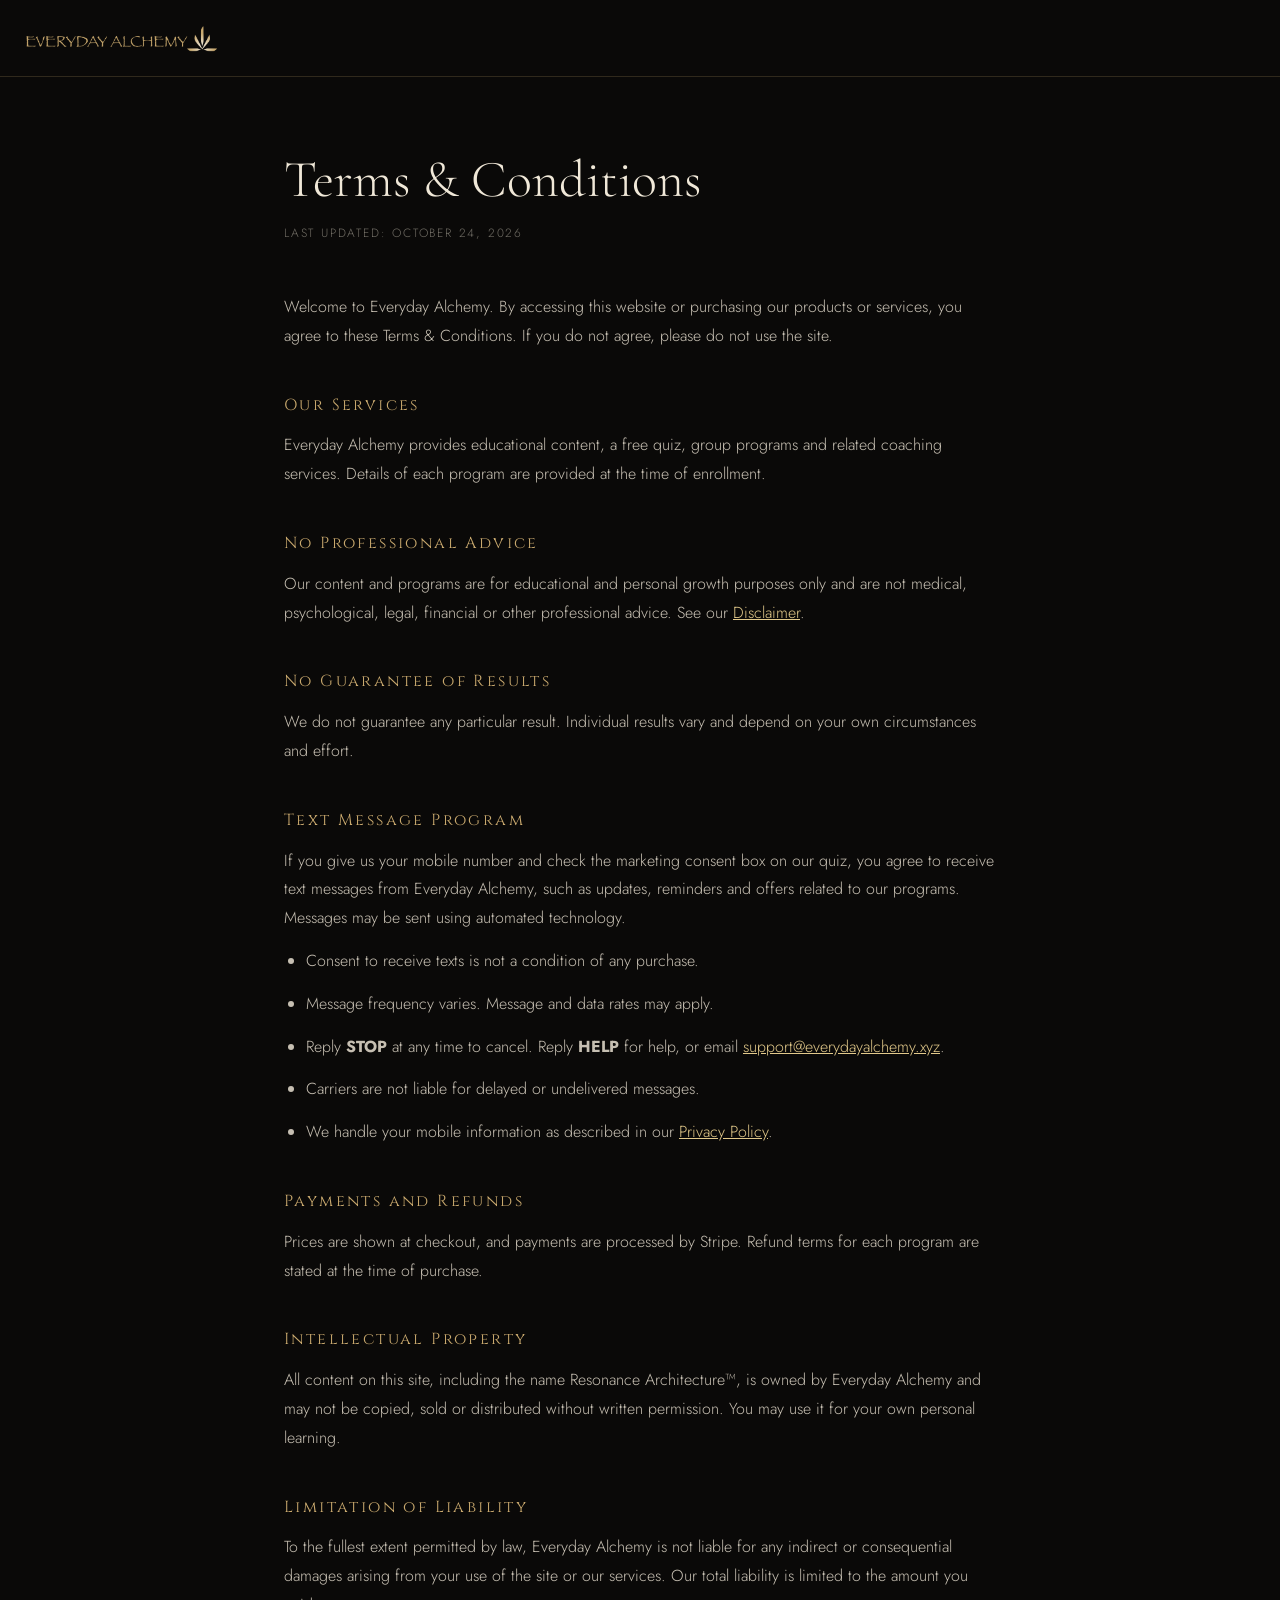
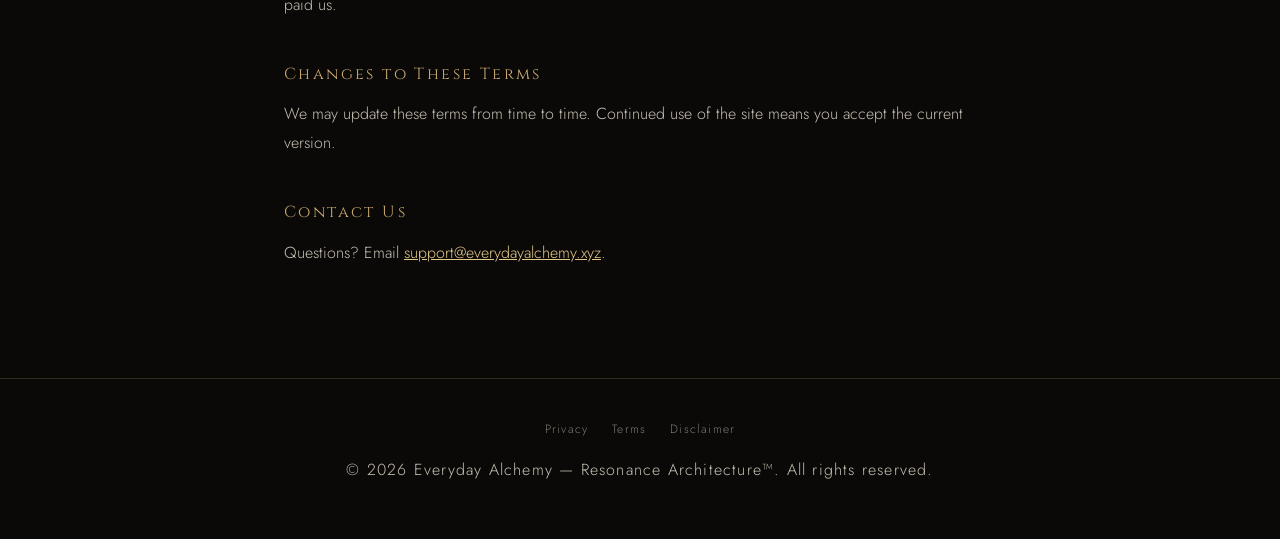
<file: terms.html>
<!DOCTYPE html>
<html lang="en">
<head>
<meta charset="UTF-8">
<meta name="viewport" content="width=device-width, initial-scale=1.0">
<title>Terms &amp; Conditions — Everyday Alchemy</title>
<link rel="preconnect" href="https://fonts.googleapis.com">
<link href="https://fonts.googleapis.com/css2?family=Cormorant+Garamond:ital,wght@0,300;0,400;0,600;1,300;1,400&family=Cinzel:wght@400;600&family=Jost:wght@200;300;400&display=swap" rel="stylesheet">
<style>
  :root { --obsidian:#0a0908; --gold:#c9a96e; --gold-light:#e2c98a; --cream:#f0e8d8; }
  * { margin:0; padding:0; box-sizing:border-box; }
  body { background:var(--obsidian); color:var(--cream); font-family:'Jost',sans-serif; font-weight:300; line-height:1.8; }
  header { padding:24px 24px; border-bottom:1px solid rgba(201,169,110,0.2); }
  header a { font-family:'Cinzel',serif; font-size:13px; letter-spacing:0.3em; color:var(--gold); text-decoration:none; text-transform:uppercase; }
  header .logo-img { display:block; height:28px; width:auto; }
  main { max-width:760px; margin:0 auto; padding:72px 24px 96px; }
  h1 { font-family:'Cormorant Garamond',serif; font-weight:300; font-size:clamp(34px,5vw,52px); line-height:1.2; margin-bottom:12px; }
  .updated { font-size:12px; letter-spacing:0.15em; text-transform:uppercase; color:rgba(240,232,216,0.45); margin-bottom:48px; }
  h2 { font-family:'Cinzel',serif; font-weight:400; font-size:16px; letter-spacing:0.15em; color:var(--gold); margin:40px 0 12px; }
  p, li { font-size:16px; color:rgba(240,232,216,0.82); margin-bottom:14px; }
  ul { padding-left:22px; }
  a { color:var(--gold-light); }
  footer { padding:40px 24px; text-align:center; border-top:1px solid rgba(201,169,110,0.2); font-size:12px; letter-spacing:0.1em; color:rgba(240,232,216,0.35); }
  footer a { color:rgba(240,232,216,0.5); margin:0 12px; text-decoration:none; }
</style>
<link rel="icon" href="favicon.ico" sizes="any">
<link rel="icon" type="image/png" sizes="32x32" href="images/web/favicon-32.png">
<link rel="apple-touch-icon" href="images/web/apple-touch-icon.png">
</head>
<body>
<header><a href="index.html"><img src="images/web/logo-gold.png" alt="Everyday Alchemy" class="logo-img"></a></header>
<main>
<h1>Terms &amp; Conditions</h1>
<p class="updated">Last updated: October 24, 2026</p>
<p>Welcome to Everyday Alchemy. By accessing this website or purchasing our products or services, you agree to these Terms &amp; Conditions. If you do not agree, please do not use the site.</p>
<h2>Our Services</h2>
<p>Everyday Alchemy provides educational content, a free quiz, group programs and related coaching services. Details of each program are provided at the time of enrollment.</p>
<h2>No Professional Advice</h2>
<p>Our content and programs are for educational and personal growth purposes only and are not medical, psychological, legal, financial or other professional advice. See our <a href="disclaimer.html">Disclaimer</a>.</p>
<h2>No Guarantee of Results</h2>
<p>We do not guarantee any particular result. Individual results vary and depend on your own circumstances and effort.</p>
<h2>Text Message Program</h2>
<p>If you give us your mobile number and check the marketing consent box on our quiz, you agree to receive text messages from Everyday Alchemy, such as updates, reminders and offers related to our programs. Messages may be sent using automated technology.</p>
<ul>
<li>Consent to receive texts is not a condition of any purchase.</li>
<li>Message frequency varies. Message and data rates may apply.</li>
<li>Reply <strong>STOP</strong> at any time to cancel. Reply <strong>HELP</strong> for help, or email <a href="mailto:support@everydayalchemy.xyz">support@everydayalchemy.xyz</a>.</li>
<li>Carriers are not liable for delayed or undelivered messages.</li>
<li>We handle your mobile information as described in our <a href="privacy.html">Privacy Policy</a>.</li>
</ul>
<h2>Payments and Refunds</h2>
<p>Prices are shown at checkout, and payments are processed by Stripe. Refund terms for each program are stated at the time of purchase.</p>
<h2>Intellectual Property</h2>
<p>All content on this site, including the name Resonance Architecture&trade;, is owned by Everyday Alchemy and may not be copied, sold or distributed without written permission. You may use it for your own personal learning.</p>
<h2>Limitation of Liability</h2>
<p>To the fullest extent permitted by law, Everyday Alchemy is not liable for any indirect or consequential damages arising from your use of the site or our services. Our total liability is limited to the amount you paid us.</p>
<h2>Changes to These Terms</h2>
<p>We may update these terms from time to time. Continued use of the site means you accept the current version.</p>
<h2>Contact Us</h2>
<p>Questions? Email <a href="mailto:support@everydayalchemy.xyz">support@everydayalchemy.xyz</a>.</p>
</main>
<footer>
<a href="privacy.html">Privacy</a><a href="terms.html">Terms</a><a href="disclaimer.html">Disclaimer</a>
<p style="margin-top:16px">&copy; 2026 Everyday Alchemy &mdash; Resonance Architecture&trade;. All rights reserved.</p>
</footer>
</body>
</html>
</file>
